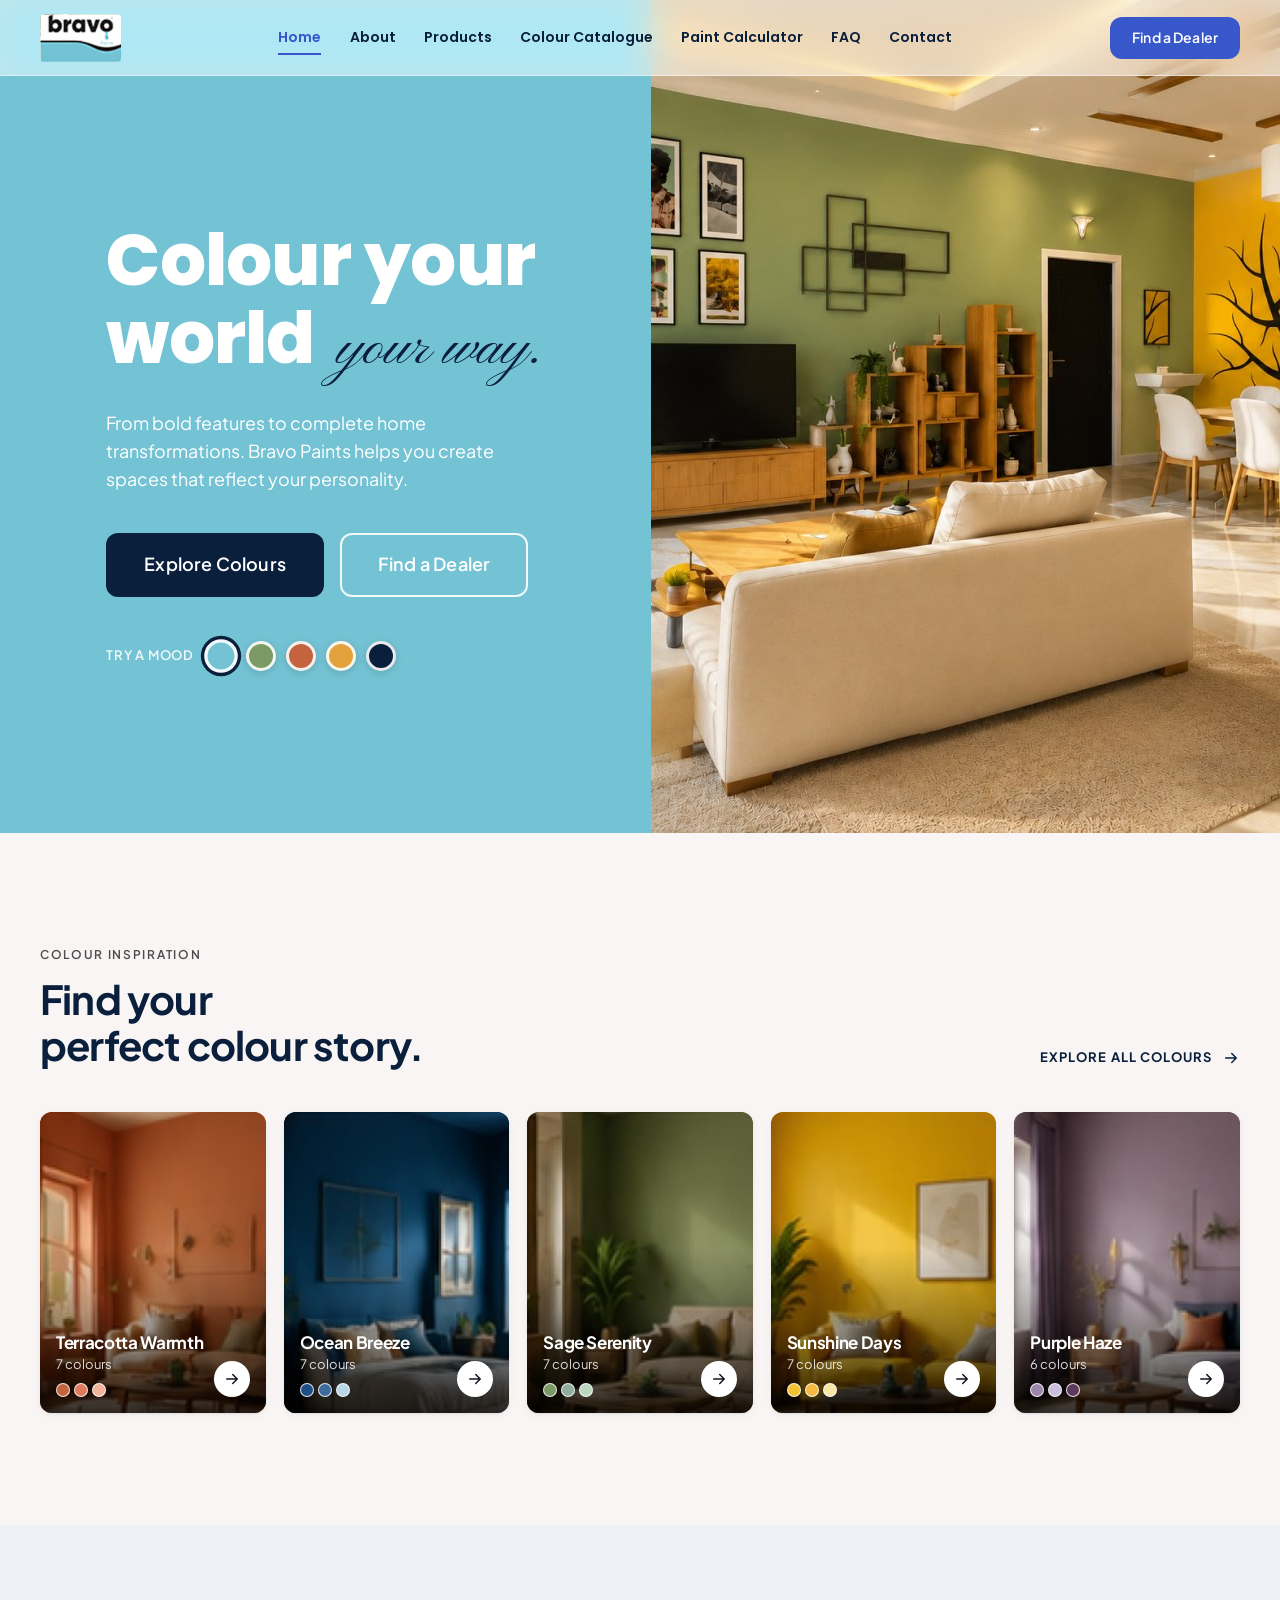
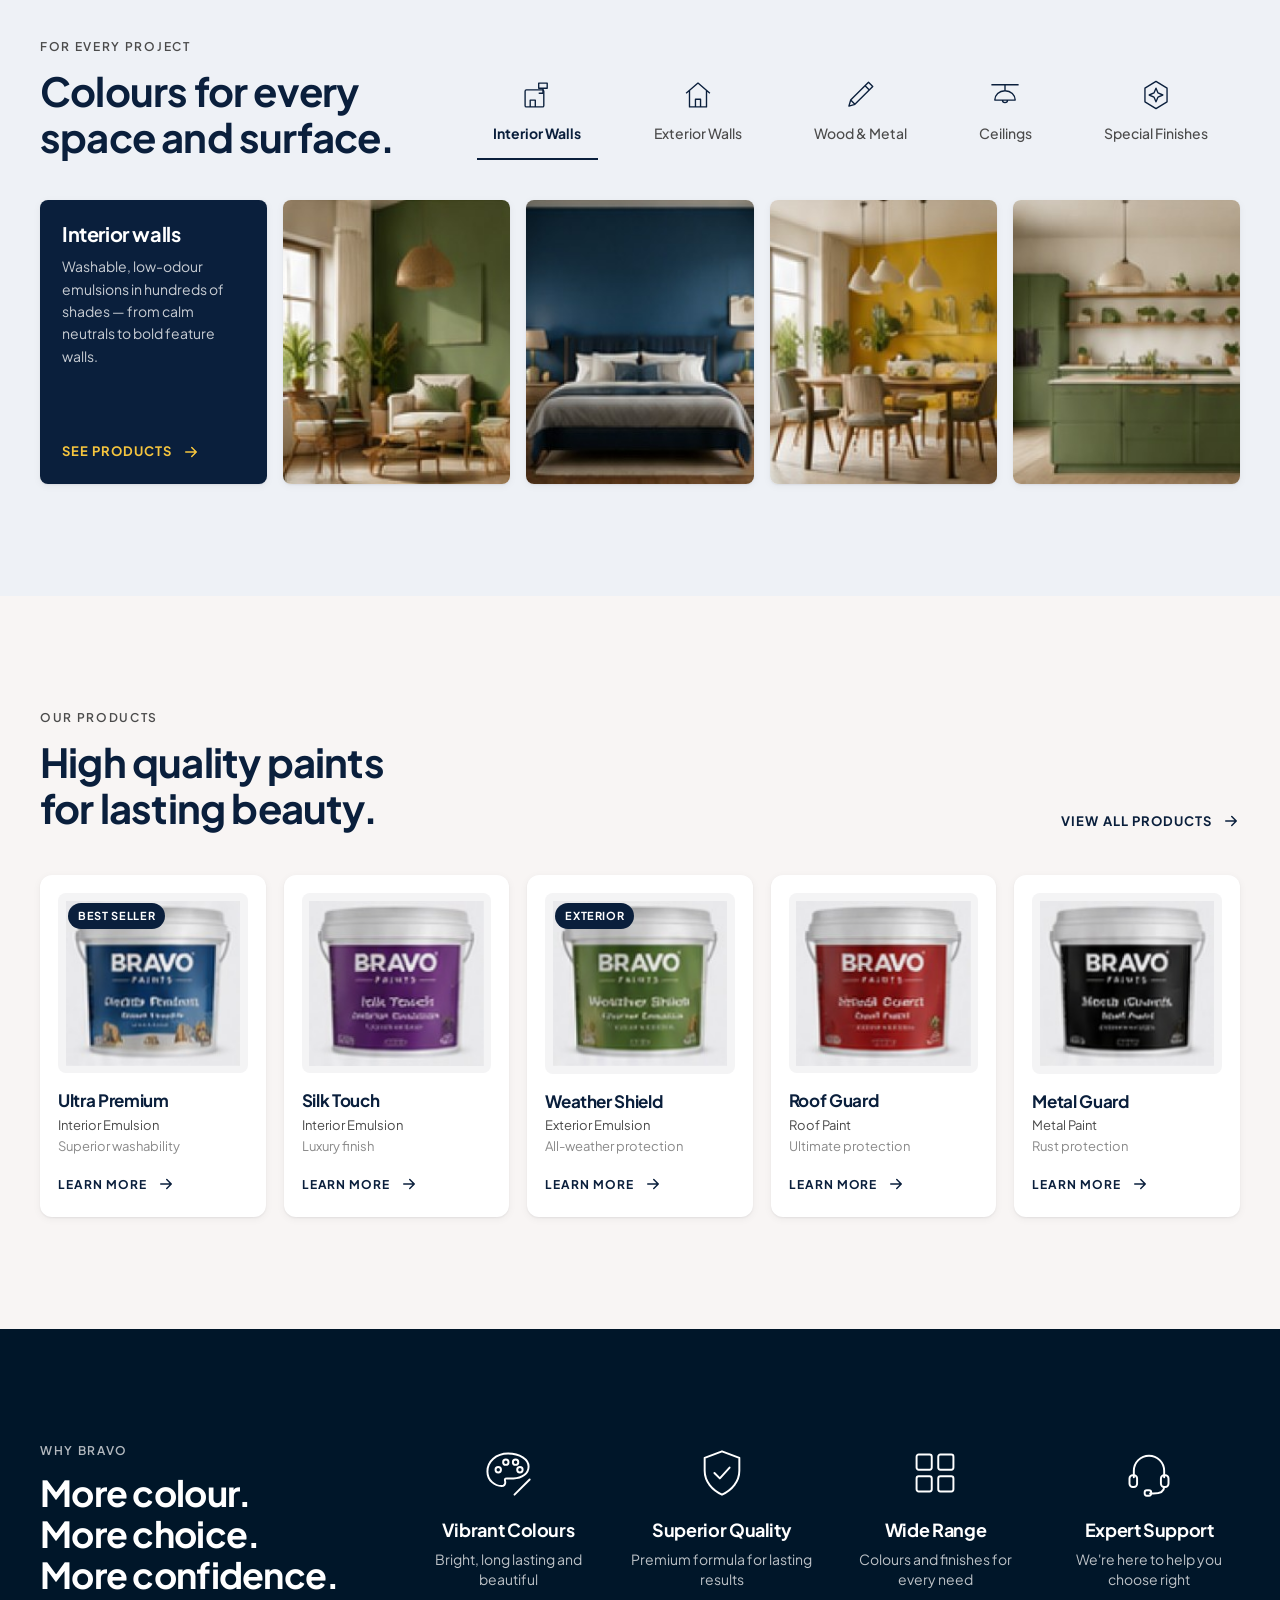
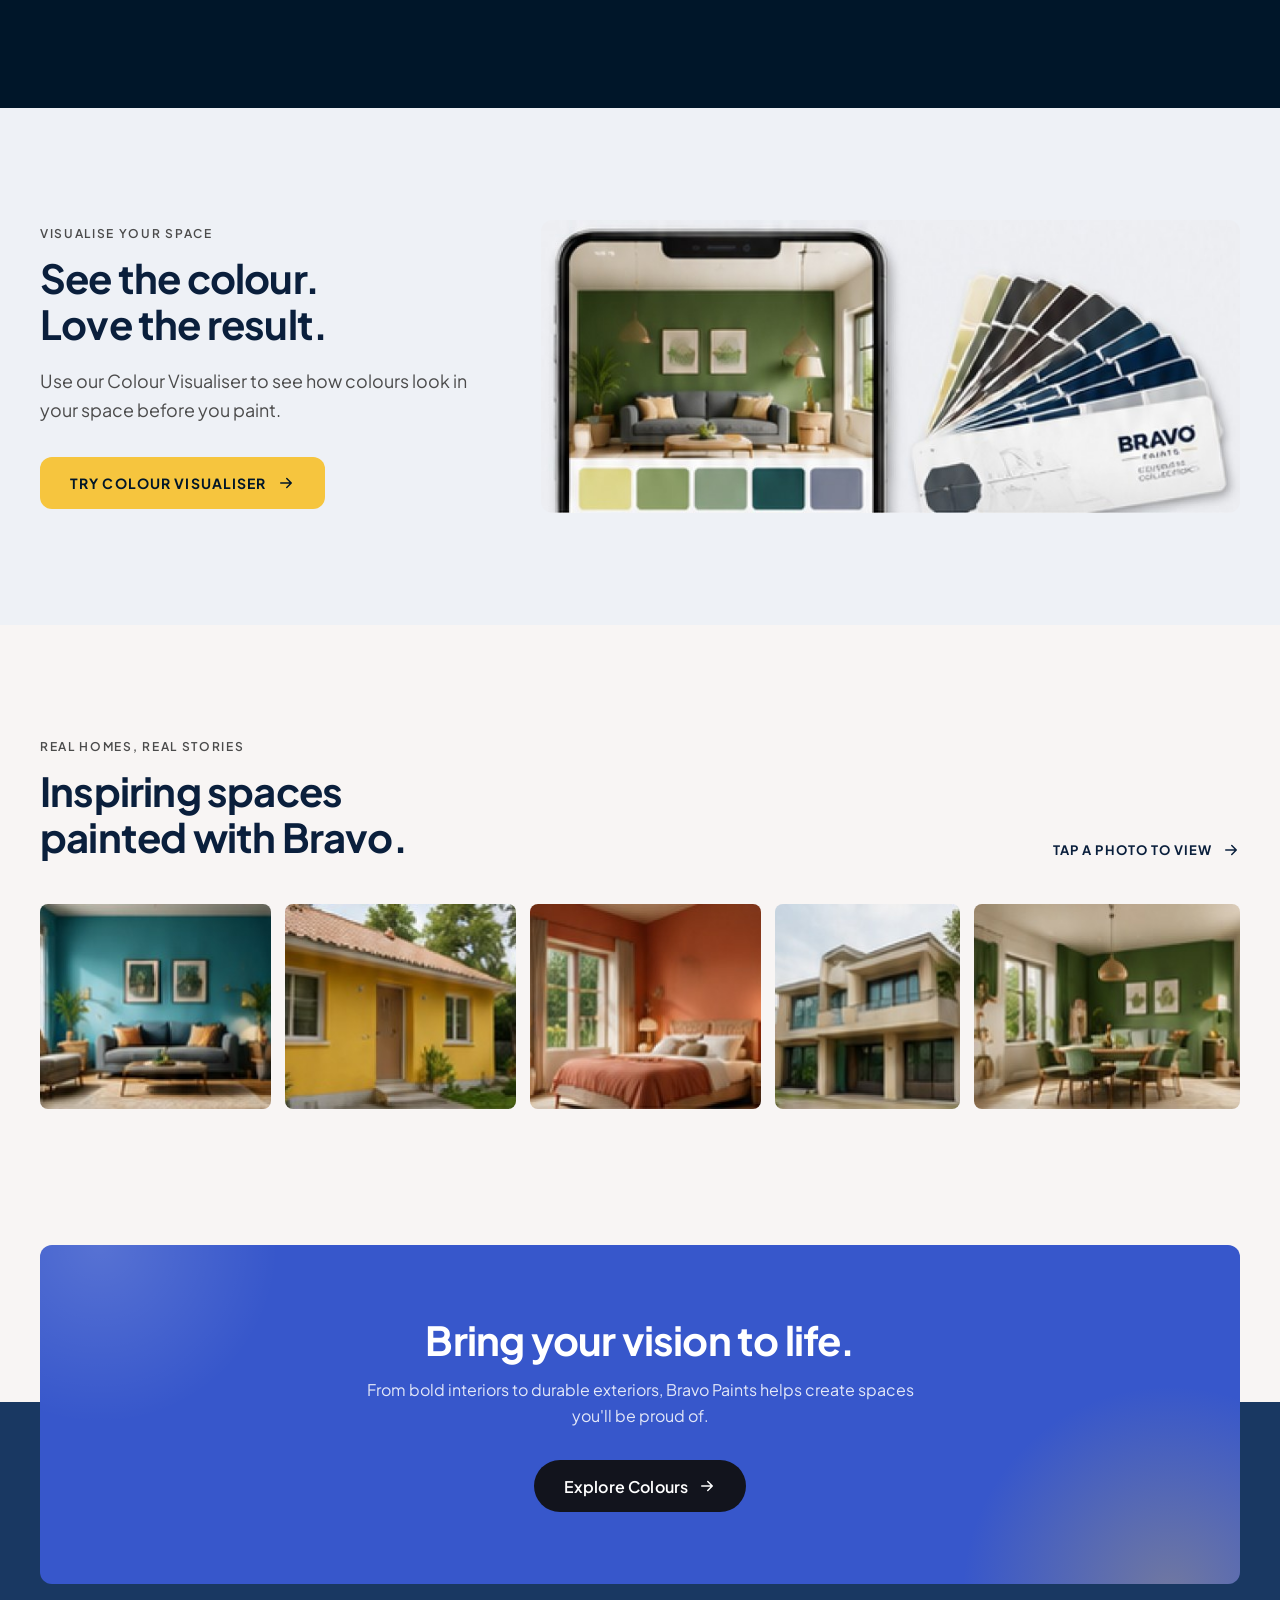
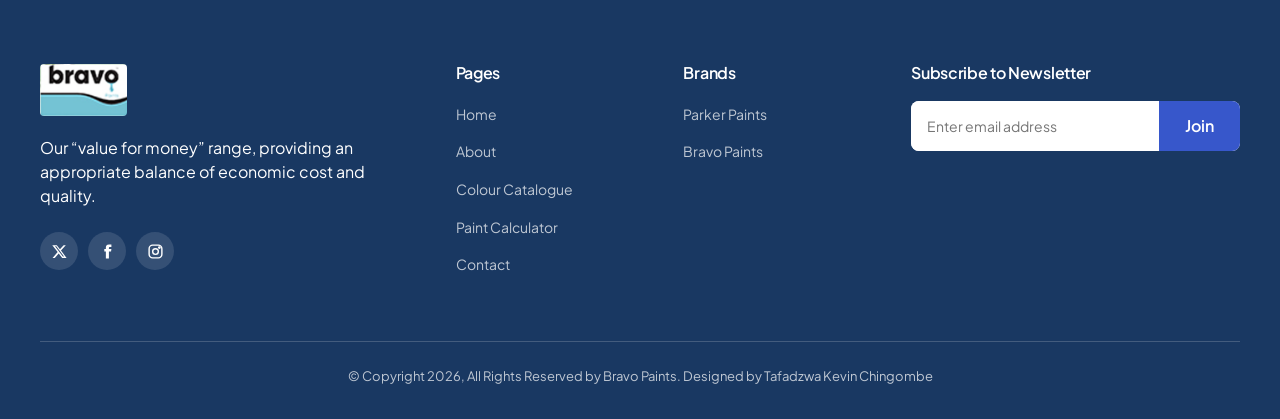
<file: index.html>
<!DOCTYPE html>
<html lang="en" class="no-js">
<head>
  <meta charset="utf-8">
  <meta name="viewport" content="width=device-width, initial-scale=1">
  <title>Bravo Paints — Colour your world, your way</title>
  <meta name="description" content="Bravo Paints: high quality, value-for-money interior and exterior paints. Explore colours, find a dealer and calculate how much paint you need.">
  <meta name="theme-color" content="#0a1f3c">
  <meta property="og:title" content="Bravo Paints — Colour your world, your way">
  <meta property="og:description" content="Bravo Paints: high quality, value-for-money interior and exterior paints. Explore colours, find a dealer and calculate how much paint you need.">
  <meta property="og:type" content="website">
  <meta property="og:image" content="assets/img/hero-living-room.jpg">
  <link rel="icon" type="image/png" href="assets/img/logo.png">
  <link rel="preconnect" href="https://fonts.googleapis.com">
  <link rel="preconnect" href="https://fonts.gstatic.com" crossorigin>
  <link href="https://fonts.googleapis.com/css2?family=Pinyon+Script&family=Plus+Jakarta+Sans:wght@400;500;600;700;800&family=Poppins:wght@600;700;800&display=swap" rel="stylesheet">
  <link rel="stylesheet" href="assets/css/styles.css">
</head>
<body>
<a class="skip-link" href="#main">Skip to content</a>
<header class="site-header">
  <div class="container">
    <a class="brand" href="index.html" aria-label="Bravo Paints home"><img src="assets/img/logo.png" alt="Bravo Paints" width="80" height="48"></a>
    <nav class="nav" id="site-nav" aria-label="Main">
      <a href="index.html" aria-current="page">Home</a>
      <a href="about.html">About</a>
      <a href="products.html">Products</a>
      <a href="colours.html">Colour Catalogue</a>
      <a href="calculator.html">Paint Calculator</a>
      <a href="faq.html">FAQ</a>
      <a href="contact.html">Contact</a>
      <a class="btn btn--royal" href="contact.html#dealer">Find a Dealer</a>
    </nav>
    <a class="btn btn--royal btn--sm header-cta" href="contact.html#dealer">Find a Dealer</a>
    <button class="nav-toggle" type="button" aria-label="Menu" aria-expanded="false" aria-controls="site-nav"><span></span></button>
  </div>
</header>
<main id="main">
<section class="hero" aria-labelledby="hero-title">
  <div class="hero__panel" id="hero-panel">
    <div class="hero__inner">
      <h1 class="hero__title reveal" id="hero-title">Colour your world <span class="script">your way.</span></h1>
      <p class="hero__text reveal" style="--d:.1s">From bold features to complete home transformations. Bravo Paints helps you create spaces that reflect your personality.</p>
      <div class="hero__actions reveal" style="--d:.2s">
        <a class="btn btn--lg" href="colours.html">Explore Colours</a>
        <a class="btn btn--lg btn--outline-light" href="contact.html#dealer">Find a Dealer</a>
      </div>
      <div class="swatch-picker reveal" style="--d:.3s">
        <span class="swatch-picker__label">Try a mood</span>
        <div class="swatch-picker__list" role="group" aria-label="Change the hero colour">
          <button class="swatch-dot" type="button" style="--c:#74c3d4" data-bg="#74c3d4" data-script="#0a1f3c" aria-pressed="true" aria-label="Sky Splash"></button>
          <button class="swatch-dot" type="button" style="--c:#7b9a66" data-bg="#7b9a66" data-script="#f6c53e" aria-pressed="false" aria-label="Sage Serenity"></button>
          <button class="swatch-dot" type="button" style="--c:#c4643f" data-bg="#c4643f" data-script="#0a1f3c" aria-pressed="false" aria-label="Terracotta Warmth"></button>
          <button class="swatch-dot" type="button" style="--c:#e3a23b" data-bg="#e3a23b" data-script="#0a1f3c" aria-pressed="false" aria-label="Honey Glow"></button>
          <button class="swatch-dot" type="button" style="--c:#0a1f3c" data-bg="#0a1f3c" data-script="#f6c53e" aria-pressed="false" aria-label="Bravo Navy"></button>
        </div>
      </div>
    </div>
  </div>
  <div class="hero__media">
    <img src="assets/img/hero-living-room.jpg" alt="Bright living room with sage green and sunshine yellow painted walls" width="708" height="833" fetchpriority="high">
  </div>
</section>

<section class="section" aria-labelledby="story-title">
  <div class="container">
    <div class="section-head">
      <div class="reveal">
        <span class="eyebrow">Colour inspiration</span>
        <h2 class="h2" id="story-title">Find your<br>perfect colour story.</h2>
      </div>
      <a class="link-arrow reveal" href="colours.html">Explore all colours <svg viewBox="0 0 24 24" fill="none" stroke="currentColor" stroke-width="2" stroke-linecap="round" stroke-linejoin="round" aria-hidden="true"><path d="M5 12h14M13 6l6 6-6 6"/></svg></a>
    </div>
    <div class="story-grid">
      <a class="story-card reveal" href="colours.html?family=reds" style="--c:#c4643f">
        <img src="assets/img/story-terracotta.jpg" alt="Living room in terracotta tones" loading="lazy">
        <div class="story-card__body"><div><h3 class="story-card__title">Terracotta Warmth</h3><p class="story-card__meta">7 colours</p><div class="story-card__swatches"><i style="background:#c4643f"></i><i style="background:#e07a5f"></i><i style="background:#f2b49b"></i></div></div><span class="circle-btn"><svg viewBox="0 0 24 24" fill="none" stroke="currentColor" stroke-width="2" stroke-linecap="round" stroke-linejoin="round" aria-hidden="true"><path d="M5 12h14M13 6l6 6-6 6"/></svg></span></div>
      </a>
      <a class="story-card reveal" href="colours.html?family=blues" style="--c:#1f4e85;--d:.06s">
        <img src="assets/img/story-ocean.jpg" alt="Bedroom with deep ocean blue walls" loading="lazy">
        <div class="story-card__body"><div><h3 class="story-card__title">Ocean Breeze</h3><p class="story-card__meta">7 colours</p><div class="story-card__swatches"><i style="background:#1f4e85"></i><i style="background:#3e6b9e"></i><i style="background:#b9d5e8"></i></div></div><span class="circle-btn"><svg viewBox="0 0 24 24" fill="none" stroke="currentColor" stroke-width="2" stroke-linecap="round" stroke-linejoin="round" aria-hidden="true"><path d="M5 12h14M13 6l6 6-6 6"/></svg></span></div>
      </a>
      <a class="story-card reveal" href="colours.html?family=greens" style="--c:#7b9a66;--d:.12s">
        <img src="assets/img/story-sage.jpg" alt="Living room with sage green walls" loading="lazy">
        <div class="story-card__body"><div><h3 class="story-card__title">Sage Serenity</h3><p class="story-card__meta">7 colours</p><div class="story-card__swatches"><i style="background:#7b9a66"></i><i style="background:#8fae9b"></i><i style="background:#bcd8c1"></i></div></div><span class="circle-btn"><svg viewBox="0 0 24 24" fill="none" stroke="currentColor" stroke-width="2" stroke-linecap="round" stroke-linejoin="round" aria-hidden="true"><path d="M5 12h14M13 6l6 6-6 6"/></svg></span></div>
      </a>
      <a class="story-card reveal" href="colours.html?family=yellows" style="--c:#f2c230;--d:.18s">
        <img src="assets/img/story-sunshine.jpg" alt="Lounge with sunshine yellow walls" loading="lazy">
        <div class="story-card__body"><div><h3 class="story-card__title">Sunshine Days</h3><p class="story-card__meta">7 colours</p><div class="story-card__swatches"><i style="background:#f2c230"></i><i style="background:#f5b942"></i><i style="background:#f7e7a6"></i></div></div><span class="circle-btn"><svg viewBox="0 0 24 24" fill="none" stroke="currentColor" stroke-width="2" stroke-linecap="round" stroke-linejoin="round" aria-hidden="true"><path d="M5 12h14M13 6l6 6-6 6"/></svg></span></div>
      </a>
      <a class="story-card reveal" href="colours.html?family=purples" style="--c:#9d86ad;--d:.24s">
        <img src="assets/img/story-purple.jpg" alt="Sitting room with soft purple walls" loading="lazy">
        <div class="story-card__body"><div><h3 class="story-card__title">Purple Haze</h3><p class="story-card__meta">6 colours</p><div class="story-card__swatches"><i style="background:#9d86ad"></i><i style="background:#cbbfdc"></i><i style="background:#5e3a5e"></i></div></div><span class="circle-btn"><svg viewBox="0 0 24 24" fill="none" stroke="currentColor" stroke-width="2" stroke-linecap="round" stroke-linejoin="round" aria-hidden="true"><path d="M5 12h14M13 6l6 6-6 6"/></svg></span></div>
      </a>
    </div>
  </div>
</section>

<section class="section section--mist" aria-labelledby="surface-title">
  <div class="container">
    <div class="surface-head">
      <div class="reveal">
        <span class="eyebrow">For every project</span>
        <h2 class="h2" id="surface-title">Colours for every<br>space and surface.</h2>
      </div>
      <div class="tablist reveal" role="tablist" aria-label="Surfaces">
        <button class="tab" role="tab" id="tab-interior" aria-controls="panel-interior" aria-selected="true">
          <svg viewBox="0 0 40 40" fill="none" stroke-width="1.6" stroke-linejoin="round" aria-hidden="true"><rect x="6" y="14" width="22" height="20" rx="1.5"/><path d="M12 34v-8h6v8M22 6h10v6H22zM27 12v6h-5"/></svg>
          Interior Walls
        </button>
        <button class="tab" role="tab" id="tab-exterior" aria-controls="panel-exterior" aria-selected="false" tabindex="-1">
          <svg viewBox="0 0 40 40" fill="none" stroke-width="1.6" stroke-linejoin="round" aria-hidden="true"><path d="M6 18L20 6l14 12M10 15v19h20V15"/><path d="M17 34v-9h6v9"/></svg>
          Exterior Walls
        </button>
        <button class="tab" role="tab" id="tab-wood" aria-controls="panel-wood" aria-selected="false" tabindex="-1">
          <svg viewBox="0 0 40 40" fill="none" stroke-width="1.6" stroke-linejoin="round" aria-hidden="true"><path d="M30 5l5 5-21 21-7 2 2-7L30 5zM26 9l5 5M9 26l5 5"/></svg>
          Wood &amp; Metal
        </button>
        <button class="tab" role="tab" id="tab-ceiling" aria-controls="panel-ceiling" aria-selected="false" tabindex="-1">
          <svg viewBox="0 0 40 40" fill="none" stroke-width="1.6" stroke-linejoin="round" aria-hidden="true"><path d="M4 8h32M20 8v7M8 26c0-6 5-11 12-11s12 5 12 11H8zM17 26a3 3 0 0 0 6 0"/></svg>
          Ceilings
        </button>
        <button class="tab" role="tab" id="tab-special" aria-controls="panel-special" aria-selected="false" tabindex="-1">
          <svg viewBox="0 0 40 40" fill="none" stroke-width="1.6" stroke-linejoin="round" aria-hidden="true"><path d="M20 4l13 8v16l-13 8-13-8V12l13-8z"/><path d="M20 12l2.4 5.6L28 20l-5.6 2.4L20 28l-2.4-5.6L12 20l5.6-2.4L20 12z"/></svg>
          Special Finishes
        </button>
      </div>
    </div>

    <div class="surface-panel" role="tabpanel" id="panel-interior" aria-labelledby="tab-interior">
      <div class="surface-tile surface-tile--info"><div><h3>Interior walls</h3><p>Washable, low-odour emulsions in hundreds of shades — from calm neutrals to bold feature walls.</p></div><a class="link-arrow" href="products.html?surface=interior">See products <svg viewBox="0 0 24 24" fill="none" stroke="currentColor" stroke-width="2" stroke-linecap="round" stroke-linejoin="round" aria-hidden="true"><path d="M5 12h14M13 6l6 6-6 6"/></svg></a></div>
      <div class="surface-tile"><img src="assets/img/space-interior.jpg" alt="Sage green sitting room" loading="lazy"></div>
      <div class="surface-tile"><img src="assets/img/space-bedroom.jpg" alt="Navy blue bedroom" loading="lazy"></div>
      <div class="surface-tile"><img src="assets/img/space-dining.jpg" alt="Yellow dining room" loading="lazy"></div>
      <div class="surface-tile"><img src="assets/img/space-kitchen.jpg" alt="Green kitchen" loading="lazy"></div>
    </div>
    <div class="surface-panel" role="tabpanel" id="panel-exterior" aria-labelledby="tab-exterior" hidden>
      <div class="surface-tile surface-tile--info"><div><h3>Exterior walls</h3><p>Weather-tough coatings that resist sun, rain and mould to keep your home looking new for longer.</p></div><a class="link-arrow" href="products.html?surface=exterior">See products <svg viewBox="0 0 24 24" fill="none" stroke="currentColor" stroke-width="2" stroke-linecap="round" stroke-linejoin="round" aria-hidden="true"><path d="M5 12h14M13 6l6 6-6 6"/></svg></a></div>
      <div class="surface-tile"><img src="assets/img/gallery-2.jpg" alt="House painted sunny yellow" loading="lazy"></div>
      <div class="surface-tile"><img src="assets/img/gallery-4.jpg" alt="Modern two-storey home exterior" loading="lazy"></div>
      <button class="surface-tile surface-tile--product" type="button" data-product="weather-shield"><img src="assets/img/tin-weather-shield.jpg" alt="" loading="lazy"><strong>Weather Shield</strong><span>Exterior Emulsion</span></button>
      <button class="surface-tile surface-tile--product" type="button" data-product="roof-guard"><img src="assets/img/tin-roof-guard.jpg" alt="" loading="lazy"><strong>Roof Guard</strong><span>Roof Paint</span></button>
    </div>
    <div class="surface-panel" role="tabpanel" id="panel-wood" aria-labelledby="tab-wood" hidden>
      <div class="surface-tile surface-tile--info"><div><h3>Wood &amp; metal</h3><p>Hard-wearing gloss enamels that protect gates, doors, trims and railings against rust and wear.</p></div><a class="link-arrow" href="products.html?surface=metal">See products <svg viewBox="0 0 24 24" fill="none" stroke="currentColor" stroke-width="2" stroke-linecap="round" stroke-linejoin="round" aria-hidden="true"><path d="M5 12h14M13 6l6 6-6 6"/></svg></a></div>
      <button class="surface-tile surface-tile--product" type="button" data-product="metal-guard"><img src="assets/img/tin-metal-guard.jpg" alt="" loading="lazy"><strong>Metal Guard</strong><span>Metal Paint</span></button>
      <div class="surface-tile"><img src="assets/img/about-story.jpg" alt="Bravo paint tins and brush on a wooden table" loading="lazy"></div>
      <div class="surface-tile"><img src="assets/img/faq-hero.jpg" alt="Paint roller, brush and open tin" loading="lazy"></div>
      <div class="surface-tile"><img src="assets/img/about-promise.jpg" alt="Roller applying navy paint over yellow wall" loading="lazy"></div>
    </div>
    <div class="surface-panel" role="tabpanel" id="panel-ceiling" aria-labelledby="tab-ceiling" hidden>
      <div class="surface-tile surface-tile--info"><div><h3>Ceilings</h3><p>Bright, flat finishes that bounce light around the room and hide minor surface imperfections.</p></div><a class="link-arrow" href="products.html?surface=ceiling">See products <svg viewBox="0 0 24 24" fill="none" stroke="currentColor" stroke-width="2" stroke-linecap="round" stroke-linejoin="round" aria-hidden="true"><path d="M5 12h14M13 6l6 6-6 6"/></svg></a></div>
      <div class="surface-tile"><img src="assets/img/space-dining.jpg" alt="Dining room with pendant lights" loading="lazy"></div>
      <button class="surface-tile surface-tile--product" type="button" data-product="ultra-premium"><img src="assets/img/tin-ultra-premium.jpg" alt="" loading="lazy"><strong>Ultra Premium</strong><span>Interior Emulsion</span></button>
      <div class="surface-tile"><img src="assets/img/space-hallway.jpg" alt="Terracotta hallway with white ceiling" loading="lazy"></div>
      <div class="surface-tile"><img src="assets/img/gallery-5.jpg" alt="Green dining room with bright ceiling" loading="lazy"></div>
    </div>
    <div class="surface-panel" role="tabpanel" id="panel-special" aria-labelledby="tab-special" hidden>
      <div class="surface-tile surface-tile--info"><div><h3>Special finishes</h3><p>Silk sheens and statement colours for feature walls that make a room unforgettable.</p></div><a class="link-arrow" href="products.html?surface=interior">See products <svg viewBox="0 0 24 24" fill="none" stroke="currentColor" stroke-width="2" stroke-linecap="round" stroke-linejoin="round" aria-hidden="true"><path d="M5 12h14M13 6l6 6-6 6"/></svg></a></div>
      <button class="surface-tile surface-tile--product" type="button" data-product="silk-touch"><img src="assets/img/tin-silk-touch.jpg" alt="" loading="lazy"><strong>Silk Touch</strong><span>Interior Emulsion</span></button>
      <div class="surface-tile"><img src="assets/img/connect-1.jpg" alt="Yellow feature wall in a living room" loading="lazy"></div>
      <div class="surface-tile"><img src="assets/img/gallery-1.jpg" alt="Teal living room" loading="lazy"></div>
      <div class="surface-tile"><img src="assets/img/story-purple.jpg" alt="Purple sitting room" loading="lazy"></div>
    </div>
  </div>
</section>

<section class="section" aria-labelledby="products-title">
  <div class="container">
    <div class="section-head">
      <div class="reveal">
        <span class="eyebrow">Our products</span>
        <h2 class="h2" id="products-title">High quality paints<br>for lasting beauty.</h2>
      </div>
      <a class="link-arrow reveal" href="products.html">View all products <svg viewBox="0 0 24 24" fill="none" stroke="currentColor" stroke-width="2" stroke-linecap="round" stroke-linejoin="round" aria-hidden="true"><path d="M5 12h14M13 6l6 6-6 6"/></svg></a>
    </div>
    <div class="product-grid product-grid--scroll" id="home-products"></div>
  </div>
</section>

<section class="section section--navy" aria-labelledby="why-title">
  <div class="container">
    <div class="features">
      <div class="reveal">
        <span class="eyebrow">Why Bravo</span>
        <h2 class="h2" id="why-title">More colour.<br>More choice.<br>More confidence.</h2>
      </div>
      <div class="feature reveal" style="--d:.05s">
        <svg viewBox="0 0 48 48" fill="none" stroke-width="1.8" stroke-linecap="round" stroke-linejoin="round" aria-hidden="true"><path d="M24 6C13 6 5 13.5 5 22.5 5 31 12 36 18 36c3 0 3.5-2 3.5-3.5S20 29 23 29h6c8 0 14-4.5 14-11S35 6 24 6z"/><circle cx="15" cy="21" r="2.5"/><circle cx="22" cy="14" r="2.5"/><circle cx="31" cy="14" r="2.5"/><circle cx="35" cy="21" r="2.5"/><path d="M44 30L30 44"/></svg>
        <h3>Vibrant Colours</h3><p>Bright, long lasting and beautiful</p>
      </div>
      <div class="feature reveal" style="--d:.1s">
        <svg viewBox="0 0 48 48" fill="none" stroke-width="1.8" stroke-linecap="round" stroke-linejoin="round" aria-hidden="true"><path d="M24 4l16 6v12c0 10-7 18-16 22C15 40 8 32 8 22V10l16-6z"/><path d="M17 24l5 5 9-10"/></svg>
        <h3>Superior Quality</h3><p>Premium formula for lasting results</p>
      </div>
      <div class="feature reveal" style="--d:.15s">
        <svg viewBox="0 0 48 48" fill="none" stroke-width="1.8" stroke-linejoin="round" aria-hidden="true"><rect x="7" y="7" width="14" height="14" rx="2"/><rect x="27" y="7" width="14" height="14" rx="2"/><rect x="7" y="27" width="14" height="14" rx="2"/><rect x="27" y="27" width="14" height="14" rx="2"/></svg>
        <h3>Wide Range</h3><p>Colours and finishes for every need</p>
      </div>
      <div class="feature reveal" style="--d:.2s">
        <svg viewBox="0 0 48 48" fill="none" stroke-width="1.8" stroke-linecap="round" stroke-linejoin="round" aria-hidden="true"><path d="M10 28v-6a14 14 0 0 1 28 0v6"/><rect x="6" y="26" width="7" height="11" rx="3"/><rect x="35" y="26" width="7" height="11" rx="3"/><path d="M38 37c0 4-4 6-10 6h-3"/><rect x="20" y="40" width="6" height="5" rx="2"/></svg>
        <h3>Expert Support</h3><p>We're here to help you choose right</p>
      </div>
    </div>
  </div>
</section>

<section class="section section--mist" aria-labelledby="vis-title">
  <div class="container split">
    <div class="split__text reveal">
      <span class="eyebrow">Visualise your space</span>
      <h2 class="h2" id="vis-title">See the colour.<br>Love the result.</h2>
      <p class="lead">Use our Colour Visualiser to see how colours look in your space before you paint.</p>
      <a class="btn btn--yellow" href="colours.html#visualiser">Try colour visualiser <svg viewBox="0 0 24 24" fill="none" stroke="currentColor" stroke-width="2" stroke-linecap="round" stroke-linejoin="round" aria-hidden="true"><path d="M5 12h14M13 6l6 6-6 6"/></svg></a>
    </div>
    <div class="split__media reveal" style="--d:.1s">
      <img src="assets/img/visualiser.jpg" alt="Phone showing a room preview next to a Bravo Paints colour fan deck" loading="lazy">
    </div>
  </div>
</section>

<section class="section" aria-labelledby="gallery-title">
  <div class="container">
    <div class="section-head">
      <div class="reveal">
        <span class="eyebrow">Real homes, real stories</span>
        <h2 class="h2" id="gallery-title">Inspiring spaces<br>painted with Bravo.</h2>
      </div>
      <span class="link-arrow reveal">Tap a photo to view <svg viewBox="0 0 24 24" fill="none" stroke="currentColor" stroke-width="2" stroke-linecap="round" stroke-linejoin="round" aria-hidden="true"><path d="M5 12h14M13 6l6 6-6 6"/></svg></span>
    </div>
    <div class="gallery-strip">
      <button class="gallery-item reveal" type="button" data-lightbox data-caption="Teal living room"><img src="assets/img/gallery-1.jpg" alt="Teal living room with grey sofa" loading="lazy"></button>
      <button class="gallery-item reveal" type="button" data-lightbox data-caption="Sunshine yellow exterior" style="--d:.06s"><img src="assets/img/gallery-2.jpg" alt="House exterior painted sunshine yellow" loading="lazy"></button>
      <button class="gallery-item reveal" type="button" data-lightbox data-caption="Terracotta bedroom" style="--d:.12s"><img src="assets/img/gallery-3.jpg" alt="Bedroom with terracotta walls" loading="lazy"></button>
      <button class="gallery-item reveal" type="button" data-lightbox data-caption="Modern home exterior" style="--d:.18s"><img src="assets/img/gallery-4.jpg" alt="Modern two-storey house exterior" loading="lazy"></button>
      <button class="gallery-item reveal" type="button" data-lightbox data-caption="Sage green dining room" style="--d:.24s"><img src="assets/img/gallery-5.jpg" alt="Dining room with sage green walls" loading="lazy"></button>
    </div>
  </div>
</section>
</main>
<section class="cta-wrap" aria-label="Get started">
  <div class="container">
    <div class="cta reveal">
      <h2>Bring your vision to life.</h2>
      <p>From bold interiors to durable exteriors, Bravo Paints helps create spaces you'll be proud of.</p>
      <a class="btn btn--ink" href="colours.html">Explore Colours <svg viewBox="0 0 24 24" fill="none" stroke="currentColor" stroke-width="2" stroke-linecap="round" stroke-linejoin="round" aria-hidden="true"><path d="M5 12h14M13 6l6 6-6 6"/></svg></a>
    </div>
  </div>
</section>
<footer class="site-footer">
  <div class="container">
    <div class="footer-grid">
      <div class="footer-brand">
        <img src="assets/img/logo.png" alt="Bravo Paints" width="87" height="52" loading="lazy">
        <p>Our &ldquo;value for money&rdquo; range, providing an appropriate balance of economic cost and quality.</p>
        <div class="socials"><a href="https://x.com/" target="_blank" rel="noopener" aria-label="Bravo Paints on X (Twitter)"><svg viewBox="0 0 24 24" fill="currentColor" aria-hidden="true"><path d="M17.8 3h3.1l-6.8 7.7L22 21h-6.2l-4.9-6.3L5.3 21H2.2l7.2-8.3L1.8 3h6.4l4.4 5.8L17.8 3zm-1.1 16.2h1.7L7.4 4.7H5.6l11.1 14.5z"/></svg></a><a href="https://facebook.com/" target="_blank" rel="noopener" aria-label="Bravo Paints on Facebook"><svg viewBox="0 0 24 24" fill="currentColor" aria-hidden="true"><path d="M14 8.5V6.8c0-.8.5-1 1-1h2.5V2h-3.4C10.4 2 9.7 4.6 9.7 6.3v2.2H7.5V12h2.2v10H14V12h3l.5-3.5H14z"/></svg></a><a href="https://instagram.com/" target="_blank" rel="noopener" aria-label="Bravo Paints on Instagram"><svg viewBox="0 0 24 24" fill="none" stroke="currentColor" stroke-width="2" aria-hidden="true"><rect x="3" y="3" width="18" height="18" rx="5"/><circle cx="12" cy="12" r="4"/><circle cx="17.5" cy="6.5" r="1" fill="currentColor"/></svg></a></div>
      </div>
      <div class="footer-col">
        <h3>Pages</h3>
        <ul><li><a href="index.html">Home</a></li><li><a href="about.html">About</a></li><li><a href="colours.html">Colour Catalogue</a></li><li><a href="calculator.html">Paint Calculator</a></li><li><a href="contact.html">Contact</a></li></ul>
      </div>
      <div class="footer-col">
        <h3>Brands</h3>
        <ul><li><span>Parker Paints</span></li><li><a href="index.html">Bravo Paints</a></li></ul>
      </div>
      <div class="footer-col footer-news">
        <h3>Subscribe to Newsletter</h3>
        <form class="newsletter" novalidate>
          <label class="visually-hidden" for="nl-email">Email address</label>
          <input id="nl-email" type="email" name="email" placeholder="Enter email address" autocomplete="email" required>
          <button type="submit">Join</button>
        </form>
        <p class="newsletter-note" aria-live="polite"></p>
      </div>
    </div>
    <p class="footer-bottom">&copy; Copyright <span data-year>2026</span>, All Rights Reserved by Bravo Paints. Designed by Tafadzwa Kevin Chingombe</p>
  </div>
</footer>
<script src="assets/js/data.js"></script>
<script src="assets/js/main.js"></script>
<script src="assets/js/home.js"></script>
</body>
</html>
</file>
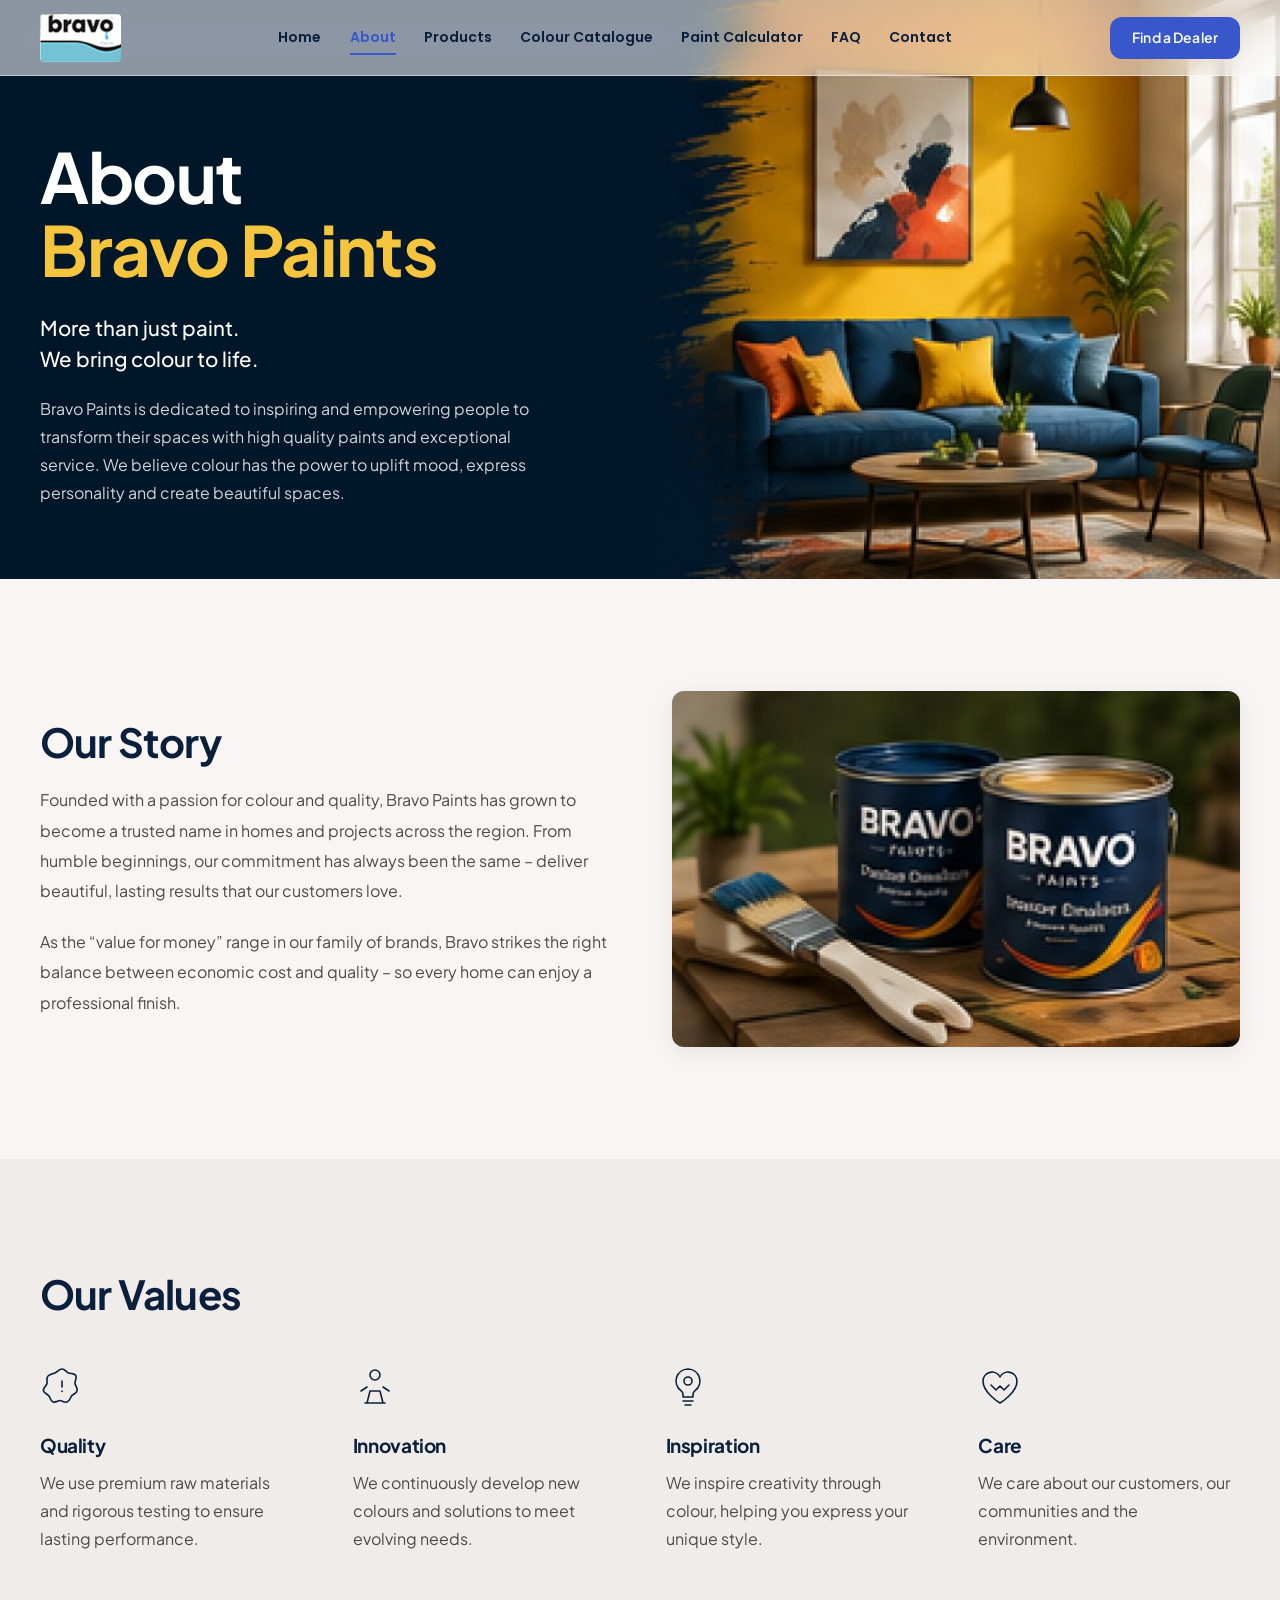
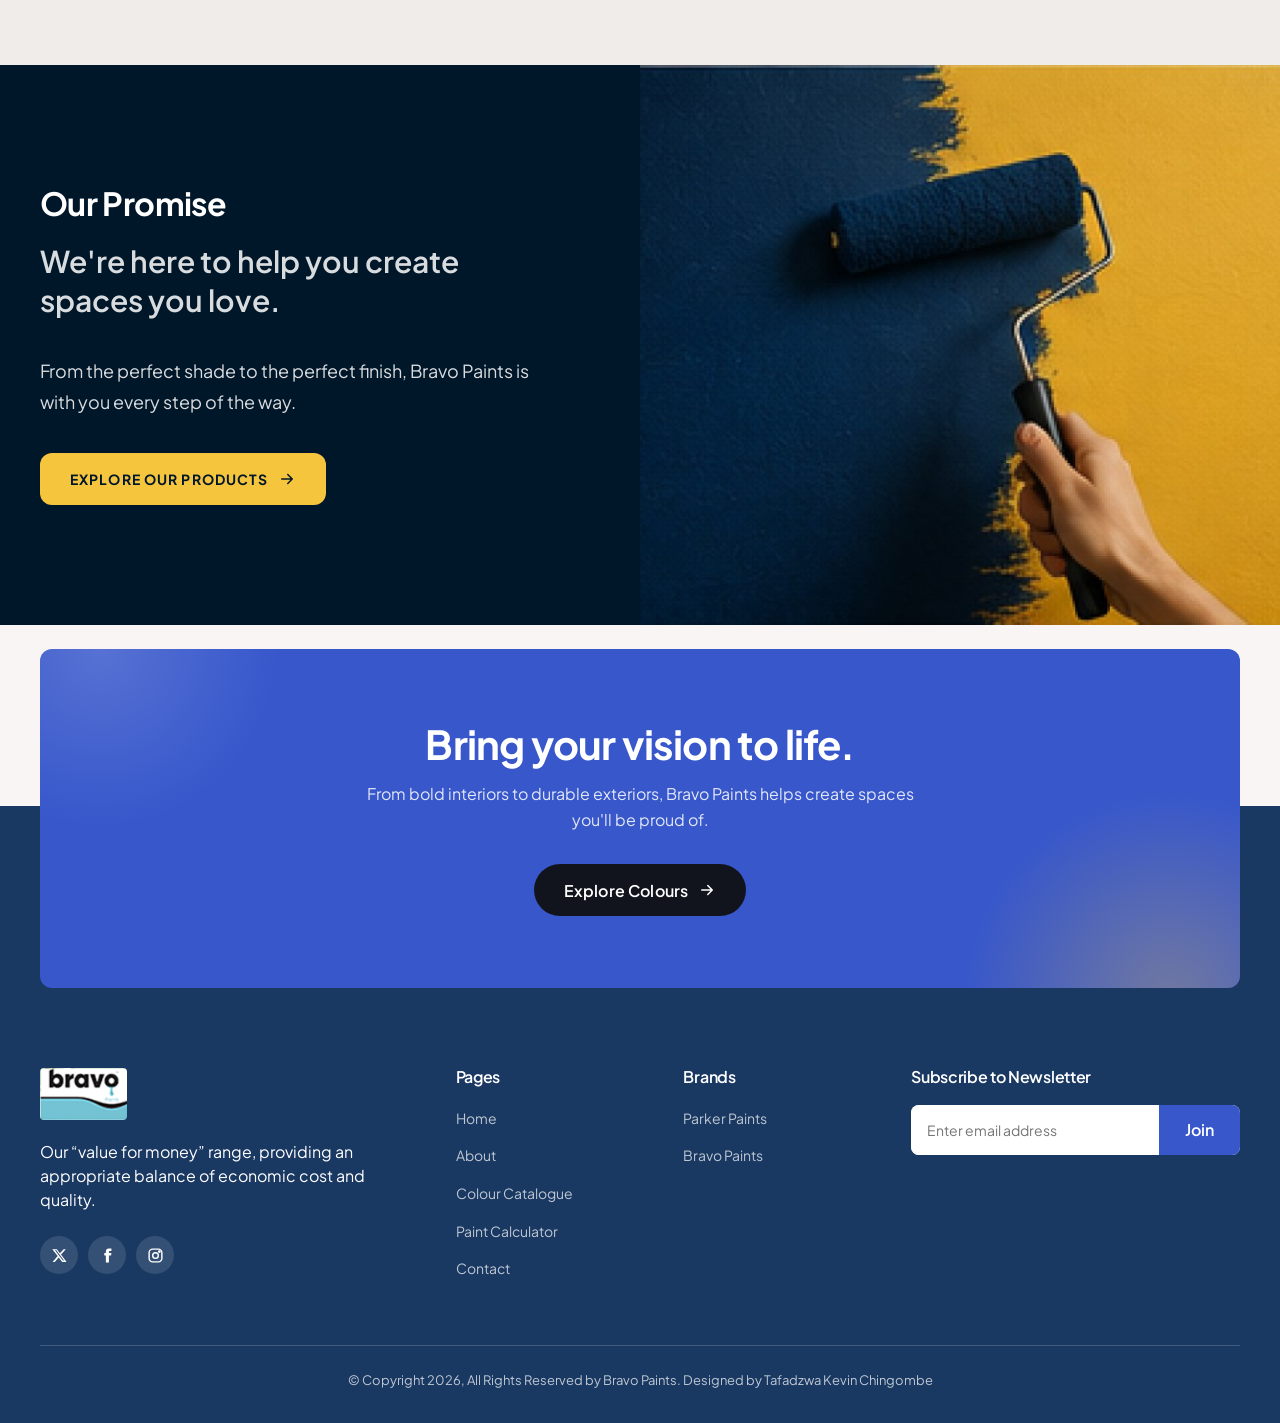
<file: about.html>
<!DOCTYPE html>
<html lang="en" class="no-js">
<head>
  <meta charset="utf-8">
  <meta name="viewport" content="width=device-width, initial-scale=1">
  <title>About Bravo Paints — More than just paint</title>
  <meta name="description" content="Bravo Paints is dedicated to inspiring and empowering people to transform their spaces with high quality paints and exceptional service.">
  <meta name="theme-color" content="#0a1f3c">
  <meta property="og:title" content="About Bravo Paints — More than just paint">
  <meta property="og:description" content="Bravo Paints is dedicated to inspiring and empowering people to transform their spaces with high quality paints and exceptional service.">
  <meta property="og:type" content="website">
  <meta property="og:image" content="assets/img/about-hero.jpg">
  <link rel="icon" type="image/png" href="assets/img/logo.png">
  <link rel="preconnect" href="https://fonts.googleapis.com">
  <link rel="preconnect" href="https://fonts.gstatic.com" crossorigin>
  <link href="https://fonts.googleapis.com/css2?family=Pinyon+Script&family=Plus+Jakarta+Sans:wght@400;500;600;700;800&family=Poppins:wght@600;700;800&display=swap" rel="stylesheet">
  <link rel="stylesheet" href="assets/css/styles.css">
</head>
<body>
<a class="skip-link" href="#main">Skip to content</a>
<header class="site-header">
  <div class="container">
    <a class="brand" href="index.html" aria-label="Bravo Paints home"><img src="assets/img/logo.png" alt="Bravo Paints" width="80" height="48"></a>
    <nav class="nav" id="site-nav" aria-label="Main">
      <a href="index.html">Home</a>
      <a href="about.html" aria-current="page">About</a>
      <a href="products.html">Products</a>
      <a href="colours.html">Colour Catalogue</a>
      <a href="calculator.html">Paint Calculator</a>
      <a href="faq.html">FAQ</a>
      <a href="contact.html">Contact</a>
      <a class="btn btn--royal" href="contact.html#dealer">Find a Dealer</a>
    </nav>
    <a class="btn btn--royal btn--sm header-cta" href="contact.html#dealer">Find a Dealer</a>
    <button class="nav-toggle" type="button" aria-label="Menu" aria-expanded="false" aria-controls="site-nav"><span></span></button>
  </div>
</header>
<main id="main">
<section class="page-hero" aria-labelledby="about-title">
  <div class="page-hero__content">
    <div class="inner">
      <h1 class="page-hero__title reveal" id="about-title">About <span class="accent">Bravo Paints</span></h1>
      <p class="page-hero__sub reveal" style="--d:.1s">More than just paint.<br>We bring colour to life.</p>
      <p class="page-hero__text reveal" style="--d:.2s">Bravo Paints is dedicated to inspiring and empowering people to transform their spaces with high quality paints and exceptional service. We believe colour has the power to uplift mood, express personality and create beautiful spaces.</p>
    </div>
  </div>
  <div class="page-hero__media">
    <img src="assets/img/about-hero.jpg" alt="Living room with a sunshine yellow wall and navy sofa" fetchpriority="high">
  </div>
</section>

<section class="section" aria-labelledby="story-title">
  <div class="container split split--even">
    <div class="story-text reveal">
      <h2 class="h2" id="story-title">Our Story</h2>
      <p>Founded with a passion for colour and quality, Bravo Paints has grown to become a trusted name in homes and projects across the region. From humble beginnings, our commitment has always been the same &ndash; deliver beautiful, lasting results that our customers love.</p>
      <p>As the &ldquo;value for money&rdquo; range in our family of brands, Bravo strikes the right balance between economic cost and quality &ndash; so every home can enjoy a professional finish.</p>
    </div>
    <div class="split__media split__media--rounded reveal" style="--d:.1s">
      <img src="assets/img/about-story.jpg" alt="Two Bravo Paints tins and a paintbrush on a wooden table" loading="lazy">
    </div>
  </div>
</section>

<section class="section section--stone" aria-labelledby="values-title">
  <div class="container">
    <h2 class="h2 reveal" id="values-title" style="margin-bottom:48px">Our Values</h2>
    <div class="values">
      <div class="value reveal">
        <svg viewBox="0 0 44 44" fill="none" stroke-width="1.6" stroke-linecap="round" stroke-linejoin="round" aria-hidden="true"><path d="M22 4c3 0 4 3 6.5 4S35 8 36 11s-1.5 5-1 7.5S38 23 37 26s-4 3-5.5 5-1.5 5-4.5 6-5-1.5-7-1.5-4.5 2.5-7 1.5-2.5-4-4-6-4.5-2.5-5.5-5S6.5 21 7 18.5 6 13 8 11s4.5-2 7-3S19 4 22 4z"/><path d="M22 16v6m0 4v.5"/></svg>
        <h3>Quality</h3>
        <p>We use premium raw materials and rigorous testing to ensure lasting performance.</p>
      </div>
      <div class="value reveal" style="--d:.06s">
        <svg viewBox="0 0 44 44" fill="none" stroke-width="1.6" stroke-linecap="round" stroke-linejoin="round" aria-hidden="true"><circle cx="22" cy="10" r="5"/><path d="M14 38l3-12h10l3 12M8 26l6-4M36 26l-6-4M12 38h20"/></svg>
        <h3>Innovation</h3>
        <p>We continuously develop new colours and solutions to meet evolving needs.</p>
      </div>
      <div class="value reveal" style="--d:.12s">
        <svg viewBox="0 0 44 44" fill="none" stroke-width="1.6" stroke-linecap="round" stroke-linejoin="round" aria-hidden="true"><path d="M22 4a12 12 0 0 0-7 21.7c1.3 1 2 2.3 2 3.8V32h10v-2.5c0-1.5.7-2.8 2-3.8A12 12 0 0 0 22 4z"/><path d="M17 36h10M19 40h6"/><circle cx="22" cy="16" r="4"/></svg>
        <h3>Inspiration</h3>
        <p>We inspire creativity through colour, helping you express your unique style.</p>
      </div>
      <div class="value reveal" style="--d:.18s">
        <svg viewBox="0 0 44 44" fill="none" stroke-width="1.6" stroke-linecap="round" stroke-linejoin="round" aria-hidden="true"><path d="M22 38S5 28 5 16a9 9 0 0 1 17-4 9 9 0 0 1 17 4c0 12-17 22-17 22z"/><path d="M13 20l5 5 4-4 4 4 5-5"/></svg>
        <h3>Care</h3>
        <p>We care about our customers, our communities and the environment.</p>
      </div>
    </div>
  </div>
</section>

<section class="promise" aria-labelledby="promise-title">
  <div class="promise__content">
    <div class="inner reveal">
      <h2 id="promise-title">Our Promise</h2>
      <p class="h3">We're here to help you create spaces you love.</p>
      <p>From the perfect shade to the perfect finish, Bravo Paints is with you every step of the way.</p>
      <a class="btn btn--yellow" href="products.html">Explore our products <svg viewBox="0 0 24 24" fill="none" stroke="currentColor" stroke-width="2" stroke-linecap="round" stroke-linejoin="round" aria-hidden="true"><path d="M5 12h14M13 6l6 6-6 6"/></svg></a>
    </div>
  </div>
  <div class="promise__media">
    <img src="assets/img/about-promise.jpg" alt="Hand rolling navy paint onto a yellow wall" loading="lazy">
  </div>
</section>
</main>
<section class="cta-wrap" aria-label="Get started">
  <div class="container">
    <div class="cta reveal">
      <h2>Bring your vision to life.</h2>
      <p>From bold interiors to durable exteriors, Bravo Paints helps create spaces you'll be proud of.</p>
      <a class="btn btn--ink" href="colours.html">Explore Colours <svg viewBox="0 0 24 24" fill="none" stroke="currentColor" stroke-width="2" stroke-linecap="round" stroke-linejoin="round" aria-hidden="true"><path d="M5 12h14M13 6l6 6-6 6"/></svg></a>
    </div>
  </div>
</section>
<footer class="site-footer">
  <div class="container">
    <div class="footer-grid">
      <div class="footer-brand">
        <img src="assets/img/logo.png" alt="Bravo Paints" width="87" height="52" loading="lazy">
        <p>Our &ldquo;value for money&rdquo; range, providing an appropriate balance of economic cost and quality.</p>
        <div class="socials"><a href="https://x.com/" target="_blank" rel="noopener" aria-label="Bravo Paints on X (Twitter)"><svg viewBox="0 0 24 24" fill="currentColor" aria-hidden="true"><path d="M17.8 3h3.1l-6.8 7.7L22 21h-6.2l-4.9-6.3L5.3 21H2.2l7.2-8.3L1.8 3h6.4l4.4 5.8L17.8 3zm-1.1 16.2h1.7L7.4 4.7H5.6l11.1 14.5z"/></svg></a><a href="https://facebook.com/" target="_blank" rel="noopener" aria-label="Bravo Paints on Facebook"><svg viewBox="0 0 24 24" fill="currentColor" aria-hidden="true"><path d="M14 8.5V6.8c0-.8.5-1 1-1h2.5V2h-3.4C10.4 2 9.7 4.6 9.7 6.3v2.2H7.5V12h2.2v10H14V12h3l.5-3.5H14z"/></svg></a><a href="https://instagram.com/" target="_blank" rel="noopener" aria-label="Bravo Paints on Instagram"><svg viewBox="0 0 24 24" fill="none" stroke="currentColor" stroke-width="2" aria-hidden="true"><rect x="3" y="3" width="18" height="18" rx="5"/><circle cx="12" cy="12" r="4"/><circle cx="17.5" cy="6.5" r="1" fill="currentColor"/></svg></a></div>
      </div>
      <div class="footer-col">
        <h3>Pages</h3>
        <ul><li><a href="index.html">Home</a></li><li><a href="about.html">About</a></li><li><a href="colours.html">Colour Catalogue</a></li><li><a href="calculator.html">Paint Calculator</a></li><li><a href="contact.html">Contact</a></li></ul>
      </div>
      <div class="footer-col">
        <h3>Brands</h3>
        <ul><li><span>Parker Paints</span></li><li><a href="index.html">Bravo Paints</a></li></ul>
      </div>
      <div class="footer-col footer-news">
        <h3>Subscribe to Newsletter</h3>
        <form class="newsletter" novalidate>
          <label class="visually-hidden" for="nl-email">Email address</label>
          <input id="nl-email" type="email" name="email" placeholder="Enter email address" autocomplete="email" required>
          <button type="submit">Join</button>
        </form>
        <p class="newsletter-note" aria-live="polite"></p>
      </div>
    </div>
    <p class="footer-bottom">&copy; Copyright <span data-year>2026</span>, All Rights Reserved by Bravo Paints. Designed by Tafadzwa Kevin Chingombe</p>
  </div>
</footer>
<script src="assets/js/data.js"></script>
<script src="assets/js/main.js"></script>
</body>
</html>
</file>
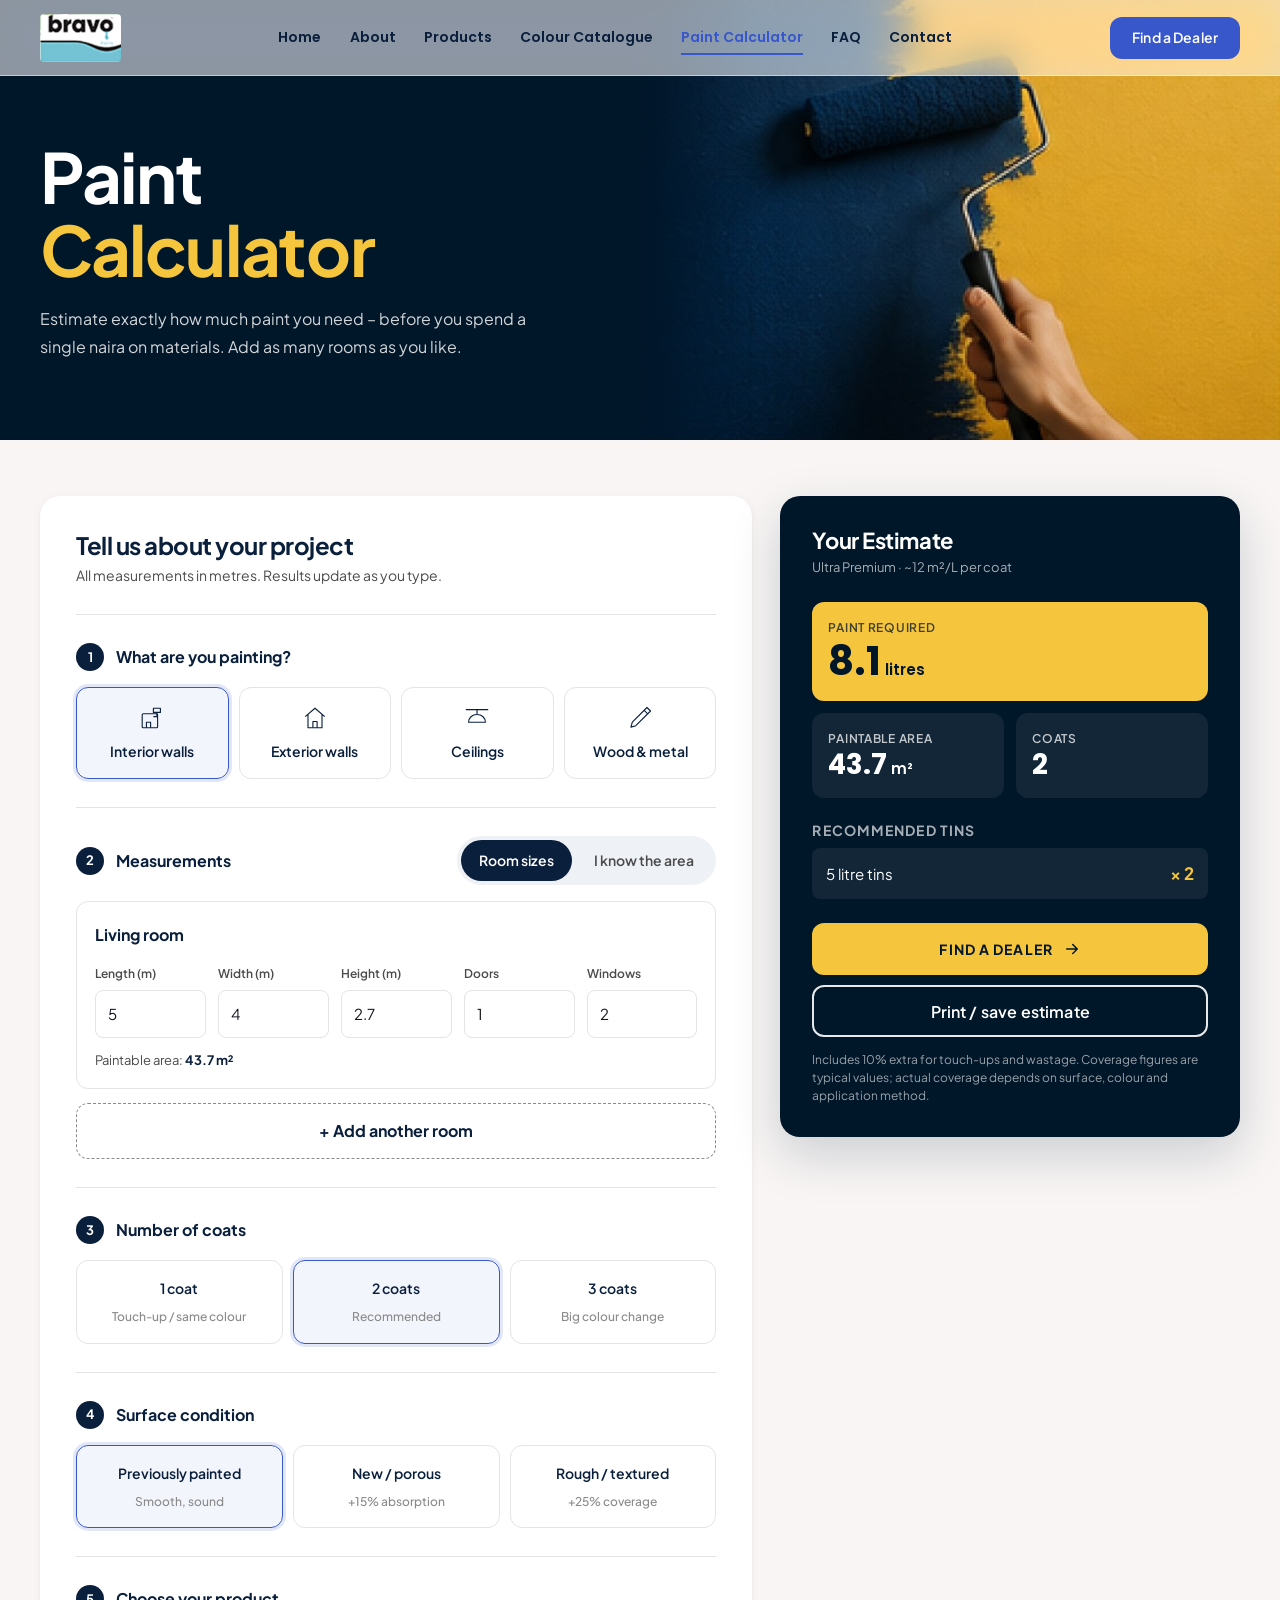
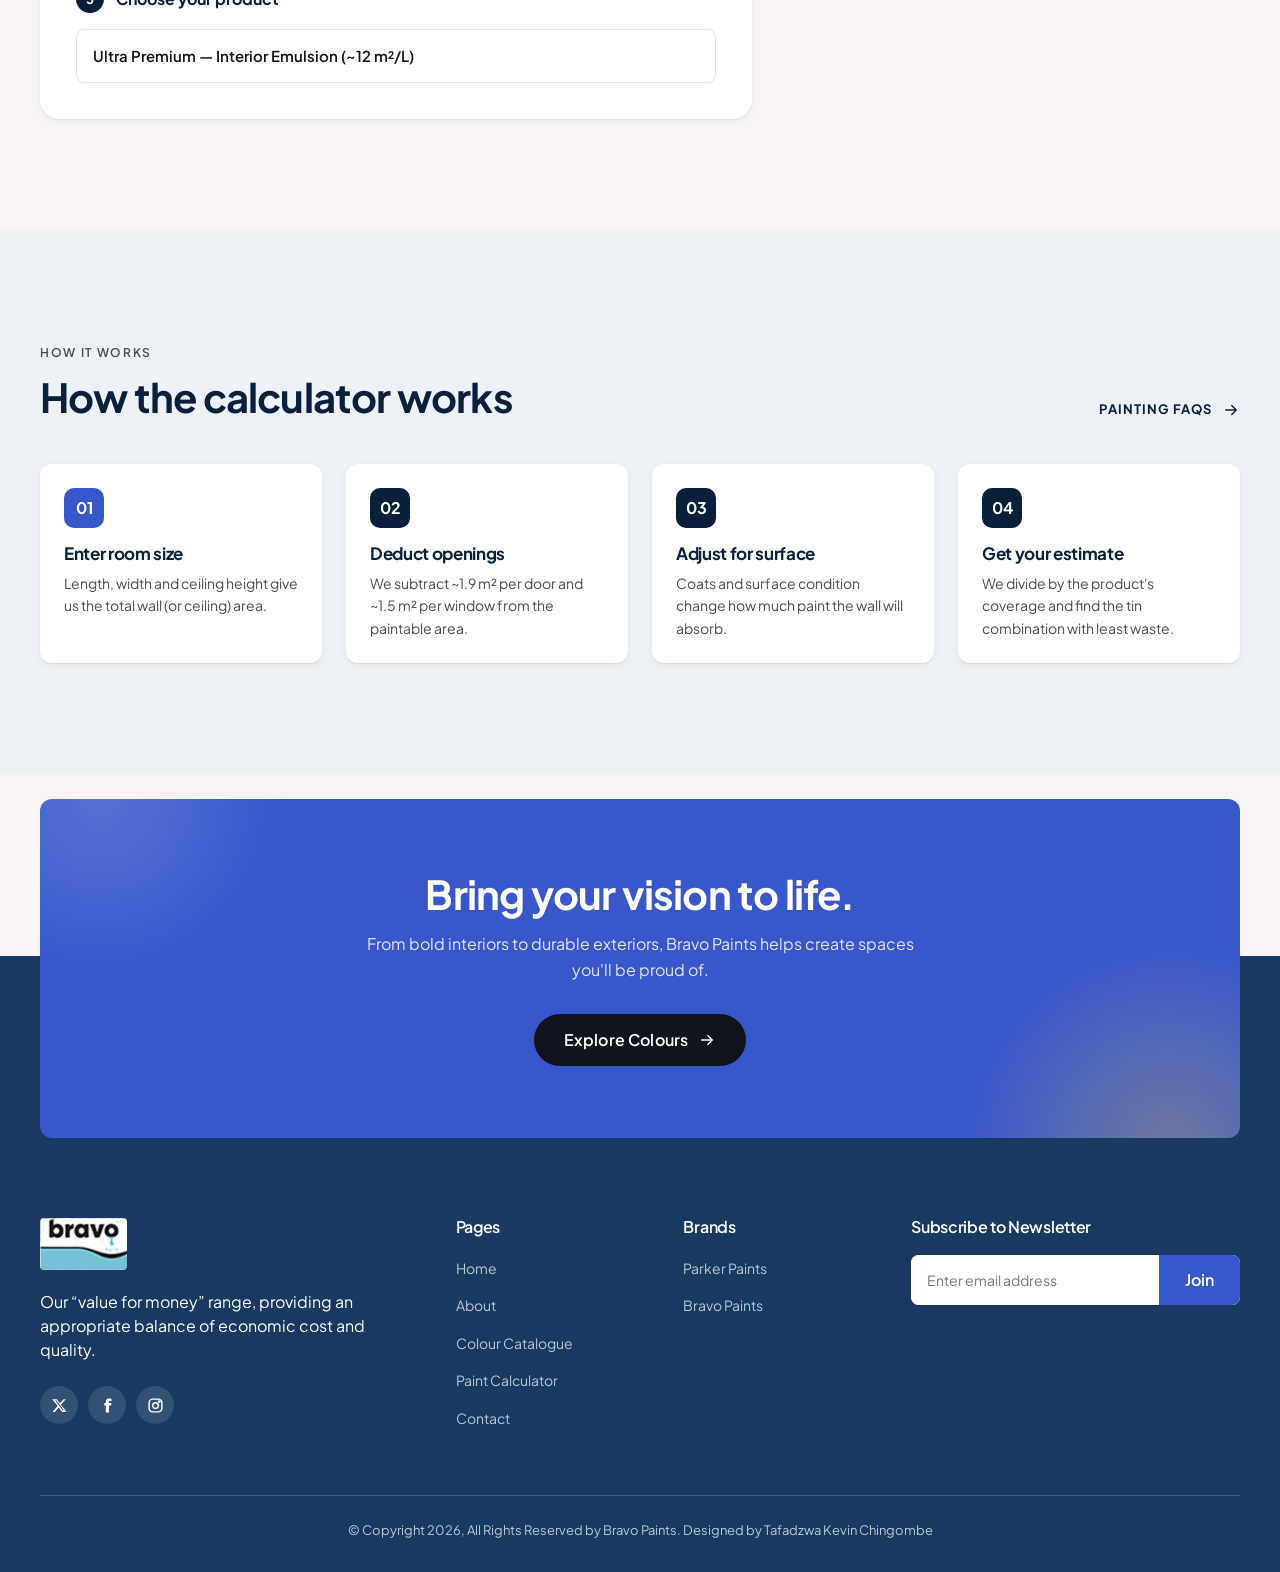
<file: calculator.html>
<!DOCTYPE html>
<html lang="en" class="no-js">
<head>
  <meta charset="utf-8">
  <meta name="viewport" content="width=device-width, initial-scale=1">
  <title>Paint Calculator — Bravo Paints</title>
  <meta name="description" content="Work out exactly how much Bravo paint you need. Enter your room sizes, coats and product to get litres and the best tin combination.">
  <meta name="theme-color" content="#0a1f3c">
  <meta property="og:title" content="Paint Calculator — Bravo Paints">
  <meta property="og:description" content="Work out exactly how much Bravo paint you need. Enter your room sizes, coats and product to get litres and the best tin combination.">
  <meta property="og:type" content="website">
  <meta property="og:image" content="assets/img/about-promise.jpg">
  <link rel="icon" type="image/png" href="assets/img/logo.png">
  <link rel="preconnect" href="https://fonts.googleapis.com">
  <link rel="preconnect" href="https://fonts.gstatic.com" crossorigin>
  <link href="https://fonts.googleapis.com/css2?family=Pinyon+Script&family=Plus+Jakarta+Sans:wght@400;500;600;700;800&family=Poppins:wght@600;700;800&display=swap" rel="stylesheet">
  <link rel="stylesheet" href="assets/css/styles.css">
</head>
<body>
<a class="skip-link" href="#main">Skip to content</a>
<header class="site-header">
  <div class="container">
    <a class="brand" href="index.html" aria-label="Bravo Paints home"><img src="assets/img/logo.png" alt="Bravo Paints" width="80" height="48"></a>
    <nav class="nav" id="site-nav" aria-label="Main">
      <a href="index.html">Home</a>
      <a href="about.html">About</a>
      <a href="products.html">Products</a>
      <a href="colours.html">Colour Catalogue</a>
      <a href="calculator.html" aria-current="page">Paint Calculator</a>
      <a href="faq.html">FAQ</a>
      <a href="contact.html">Contact</a>
      <a class="btn btn--royal" href="contact.html#dealer">Find a Dealer</a>
    </nav>
    <a class="btn btn--royal btn--sm header-cta" href="contact.html#dealer">Find a Dealer</a>
    <button class="nav-toggle" type="button" aria-label="Menu" aria-expanded="false" aria-controls="site-nav"><span></span></button>
  </div>
</header>
<main id="main">
<section class="page-hero page-hero--compact" aria-labelledby="calc-title">
  <div class="page-hero__content">
    <div class="inner">
      <h1 class="page-hero__title reveal" id="calc-title">Paint <span class="accent">Calculator</span></h1>
      <p class="page-hero__text reveal" style="--d:.1s">Estimate exactly how much paint you need &ndash; before you spend a single naira on materials. Add as many rooms as you like.</p>
    </div>
  </div>
  <div class="page-hero__media">
    <img src="assets/img/about-promise.jpg" alt="Roller applying navy paint to a wall" fetchpriority="high">
  </div>
</section>

<section class="section" style="padding-top:56px">
  <div class="container calc">
    <form class="calc-panel" id="calc-form" novalidate>
      <h2>Tell us about your project</h2>
      <p class="muted">All measurements in metres. Results update as you type.</p>

      <div class="calc-step">
        <div class="calc-step__title"><span class="num">1</span>What are you painting?</div>
        <div class="option-grid" role="radiogroup" aria-label="Surface" id="surface-options">
          <button class="option" type="button" role="radio" data-surface="interior" aria-checked="true">
            <svg viewBox="0 0 40 40" fill="none" stroke-width="1.6" stroke-linejoin="round" aria-hidden="true"><rect x="6" y="14" width="22" height="20" rx="1.5"/><path d="M12 34v-8h6v8M22 6h10v6H22zM27 12v6h-5"/></svg>
            Interior walls
          </button>
          <button class="option" type="button" role="radio" data-surface="exterior" aria-checked="false">
            <svg viewBox="0 0 40 40" fill="none" stroke-width="1.6" stroke-linejoin="round" aria-hidden="true"><path d="M6 18L20 6l14 12M10 15v19h20V15"/><path d="M17 34v-9h6v9"/></svg>
            Exterior walls
          </button>
          <button class="option" type="button" role="radio" data-surface="ceiling" aria-checked="false">
            <svg viewBox="0 0 40 40" fill="none" stroke-width="1.6" stroke-linejoin="round" aria-hidden="true"><path d="M4 8h32M20 8v7M8 26c0-6 5-11 12-11s12 5 12 11H8z"/></svg>
            Ceilings
          </button>
          <button class="option" type="button" role="radio" data-surface="metal" aria-checked="false">
            <svg viewBox="0 0 40 40" fill="none" stroke-width="1.6" stroke-linejoin="round" aria-hidden="true"><path d="M30 5l5 5-21 21-7 2 2-7L30 5zM26 9l5 5"/></svg>
            Wood &amp; metal
          </button>
        </div>
      </div>

      <div class="calc-step">
        <div class="calc-step__title" style="justify-content:space-between;flex-wrap:wrap">
          <span style="display:flex;gap:12px;align-items:center"><span class="num">2</span>Measurements</span>
          <div class="segmented" role="radiogroup" aria-label="Measurement mode">
            <button type="button" role="radio" aria-checked="true" data-mode="rooms">Room sizes</button>
            <button type="button" role="radio" aria-checked="false" data-mode="area">I know the area</button>
          </div>
        </div>
        <div id="rooms-mode">
          <div id="rooms"></div>
          <button class="add-room" type="button" id="add-room">+ Add another room</button>
        </div>
        <div id="area-mode" hidden>
          <div class="field" style="max-width:280px">
            <label for="direct-area">Total area to paint (m²)</label>
            <input id="direct-area" type="number" min="0" step="0.5" inputmode="decimal" value="40">
          </div>
        </div>
      </div>

      <div class="calc-step">
        <div class="calc-step__title"><span class="num">3</span>Number of coats</div>
        <div class="option-grid option-grid--3" role="radiogroup" aria-label="Coats" id="coat-options">
          <button class="option" type="button" role="radio" data-coats="1" aria-checked="false">1 coat<small>Touch-up / same colour</small></button>
          <button class="option" type="button" role="radio" data-coats="2" aria-checked="true">2 coats<small>Recommended</small></button>
          <button class="option" type="button" role="radio" data-coats="3" aria-checked="false">3 coats<small>Big colour change</small></button>
        </div>
      </div>

      <div class="calc-step">
        <div class="calc-step__title"><span class="num">4</span>Surface condition</div>
        <div class="option-grid option-grid--3" role="radiogroup" aria-label="Condition" id="condition-options">
          <button class="option" type="button" role="radio" data-condition="1" aria-checked="true">Previously painted<small>Smooth, sound</small></button>
          <button class="option" type="button" role="radio" data-condition="1.15" aria-checked="false">New / porous<small>+15% absorption</small></button>
          <button class="option" type="button" role="radio" data-condition="1.25" aria-checked="false">Rough / textured<small>+25% coverage</small></button>
        </div>
      </div>

      <div class="calc-step">
        <div class="calc-step__title"><span class="num">5</span>Choose your product</div>
        <div class="field">
          <label class="visually-hidden" for="product-select">Product</label>
          <select id="product-select" class="select" style="border-radius:var(--radius-sm);width:100%"></select>
        </div>
      </div>
    </form>

    <aside class="calc-result" aria-labelledby="result-title" aria-live="polite">
      <h2 id="result-title">Your Estimate</h2>
      <p class="muted" id="result-product">Ultra Premium · ~12 m²/L</p>
      <div class="metric-grid">
        <div class="metric metric--hl"><small>Paint required</small><strong id="r-litres">0<span>litres</span></strong></div>
        <div class="metric"><small>Paintable area</small><strong id="r-area">0<span>m²</span></strong></div>
        <div class="metric"><small>Coats</small><strong id="r-coats">2</strong></div>
      </div>
      <h3 style="font-size:14px;letter-spacing:.08em;text-transform:uppercase;color:rgba(255,255,255,.65);margin-bottom:10px">Recommended tins</h3>
      <ul class="tins" id="r-tins"></ul>
      <div style="display:grid;gap:10px">
        <a class="btn btn--yellow btn--block" href="contact.html#dealer">Find a dealer <svg viewBox="0 0 24 24" fill="none" stroke="currentColor" stroke-width="2" stroke-linecap="round" stroke-linejoin="round" aria-hidden="true"><path d="M5 12h14M13 6l6 6-6 6"/></svg></a>
        <button class="btn btn--outline-light btn--block" type="button" onclick="window.print()">Print / save estimate</button>
      </div>
      <p class="note">Includes 10% extra for touch-ups and wastage. Coverage figures are typical values; actual coverage depends on surface, colour and application method.</p>
    </aside>
  </div>
</section>

<section class="section section--mist" aria-labelledby="how-title">
  <div class="container">
    <div class="section-head">
      <div class="reveal">
        <span class="eyebrow">How it works</span>
        <h2 class="h2" id="how-title">How the calculator works</h2>
      </div>
      <a class="link-arrow reveal" href="faq.html">Painting FAQs <svg viewBox="0 0 24 24" fill="none" stroke="currentColor" stroke-width="2" stroke-linecap="round" stroke-linejoin="round" aria-hidden="true"><path d="M5 12h14M13 6l6 6-6 6"/></svg></a>
    </div>
    <div class="steps">
      <div class="step reveal"><h3>Enter room size</h3><p>Length, width and ceiling height give us the total wall (or ceiling) area.</p></div>
      <div class="step reveal" style="--d:.06s"><h3>Deduct openings</h3><p>We subtract ~1.9 m² per door and ~1.5 m² per window from the paintable area.</p></div>
      <div class="step reveal" style="--d:.12s"><h3>Adjust for surface</h3><p>Coats and surface condition change how much paint the wall will absorb.</p></div>
      <div class="step reveal" style="--d:.18s"><h3>Get your estimate</h3><p>We divide by the product's coverage and find the tin combination with least waste.</p></div>
    </div>
  </div>
</section>
</main>
<section class="cta-wrap" aria-label="Get started">
  <div class="container">
    <div class="cta reveal">
      <h2>Bring your vision to life.</h2>
      <p>From bold interiors to durable exteriors, Bravo Paints helps create spaces you'll be proud of.</p>
      <a class="btn btn--ink" href="colours.html">Explore Colours <svg viewBox="0 0 24 24" fill="none" stroke="currentColor" stroke-width="2" stroke-linecap="round" stroke-linejoin="round" aria-hidden="true"><path d="M5 12h14M13 6l6 6-6 6"/></svg></a>
    </div>
  </div>
</section>
<footer class="site-footer">
  <div class="container">
    <div class="footer-grid">
      <div class="footer-brand">
        <img src="assets/img/logo.png" alt="Bravo Paints" width="87" height="52" loading="lazy">
        <p>Our &ldquo;value for money&rdquo; range, providing an appropriate balance of economic cost and quality.</p>
        <div class="socials"><a href="https://x.com/" target="_blank" rel="noopener" aria-label="Bravo Paints on X (Twitter)"><svg viewBox="0 0 24 24" fill="currentColor" aria-hidden="true"><path d="M17.8 3h3.1l-6.8 7.7L22 21h-6.2l-4.9-6.3L5.3 21H2.2l7.2-8.3L1.8 3h6.4l4.4 5.8L17.8 3zm-1.1 16.2h1.7L7.4 4.7H5.6l11.1 14.5z"/></svg></a><a href="https://facebook.com/" target="_blank" rel="noopener" aria-label="Bravo Paints on Facebook"><svg viewBox="0 0 24 24" fill="currentColor" aria-hidden="true"><path d="M14 8.5V6.8c0-.8.5-1 1-1h2.5V2h-3.4C10.4 2 9.7 4.6 9.7 6.3v2.2H7.5V12h2.2v10H14V12h3l.5-3.5H14z"/></svg></a><a href="https://instagram.com/" target="_blank" rel="noopener" aria-label="Bravo Paints on Instagram"><svg viewBox="0 0 24 24" fill="none" stroke="currentColor" stroke-width="2" aria-hidden="true"><rect x="3" y="3" width="18" height="18" rx="5"/><circle cx="12" cy="12" r="4"/><circle cx="17.5" cy="6.5" r="1" fill="currentColor"/></svg></a></div>
      </div>
      <div class="footer-col">
        <h3>Pages</h3>
        <ul><li><a href="index.html">Home</a></li><li><a href="about.html">About</a></li><li><a href="colours.html">Colour Catalogue</a></li><li><a href="calculator.html">Paint Calculator</a></li><li><a href="contact.html">Contact</a></li></ul>
      </div>
      <div class="footer-col">
        <h3>Brands</h3>
        <ul><li><span>Parker Paints</span></li><li><a href="index.html">Bravo Paints</a></li></ul>
      </div>
      <div class="footer-col footer-news">
        <h3>Subscribe to Newsletter</h3>
        <form class="newsletter" novalidate>
          <label class="visually-hidden" for="nl-email">Email address</label>
          <input id="nl-email" type="email" name="email" placeholder="Enter email address" autocomplete="email" required>
          <button type="submit">Join</button>
        </form>
        <p class="newsletter-note" aria-live="polite"></p>
      </div>
    </div>
    <p class="footer-bottom">&copy; Copyright <span data-year>2026</span>, All Rights Reserved by Bravo Paints. Designed by Tafadzwa Kevin Chingombe</p>
  </div>
</footer>
<script src="assets/js/data.js"></script>
<script src="assets/js/main.js"></script>
<script src="assets/js/calculator.js"></script>
</body>
</html>
</file>
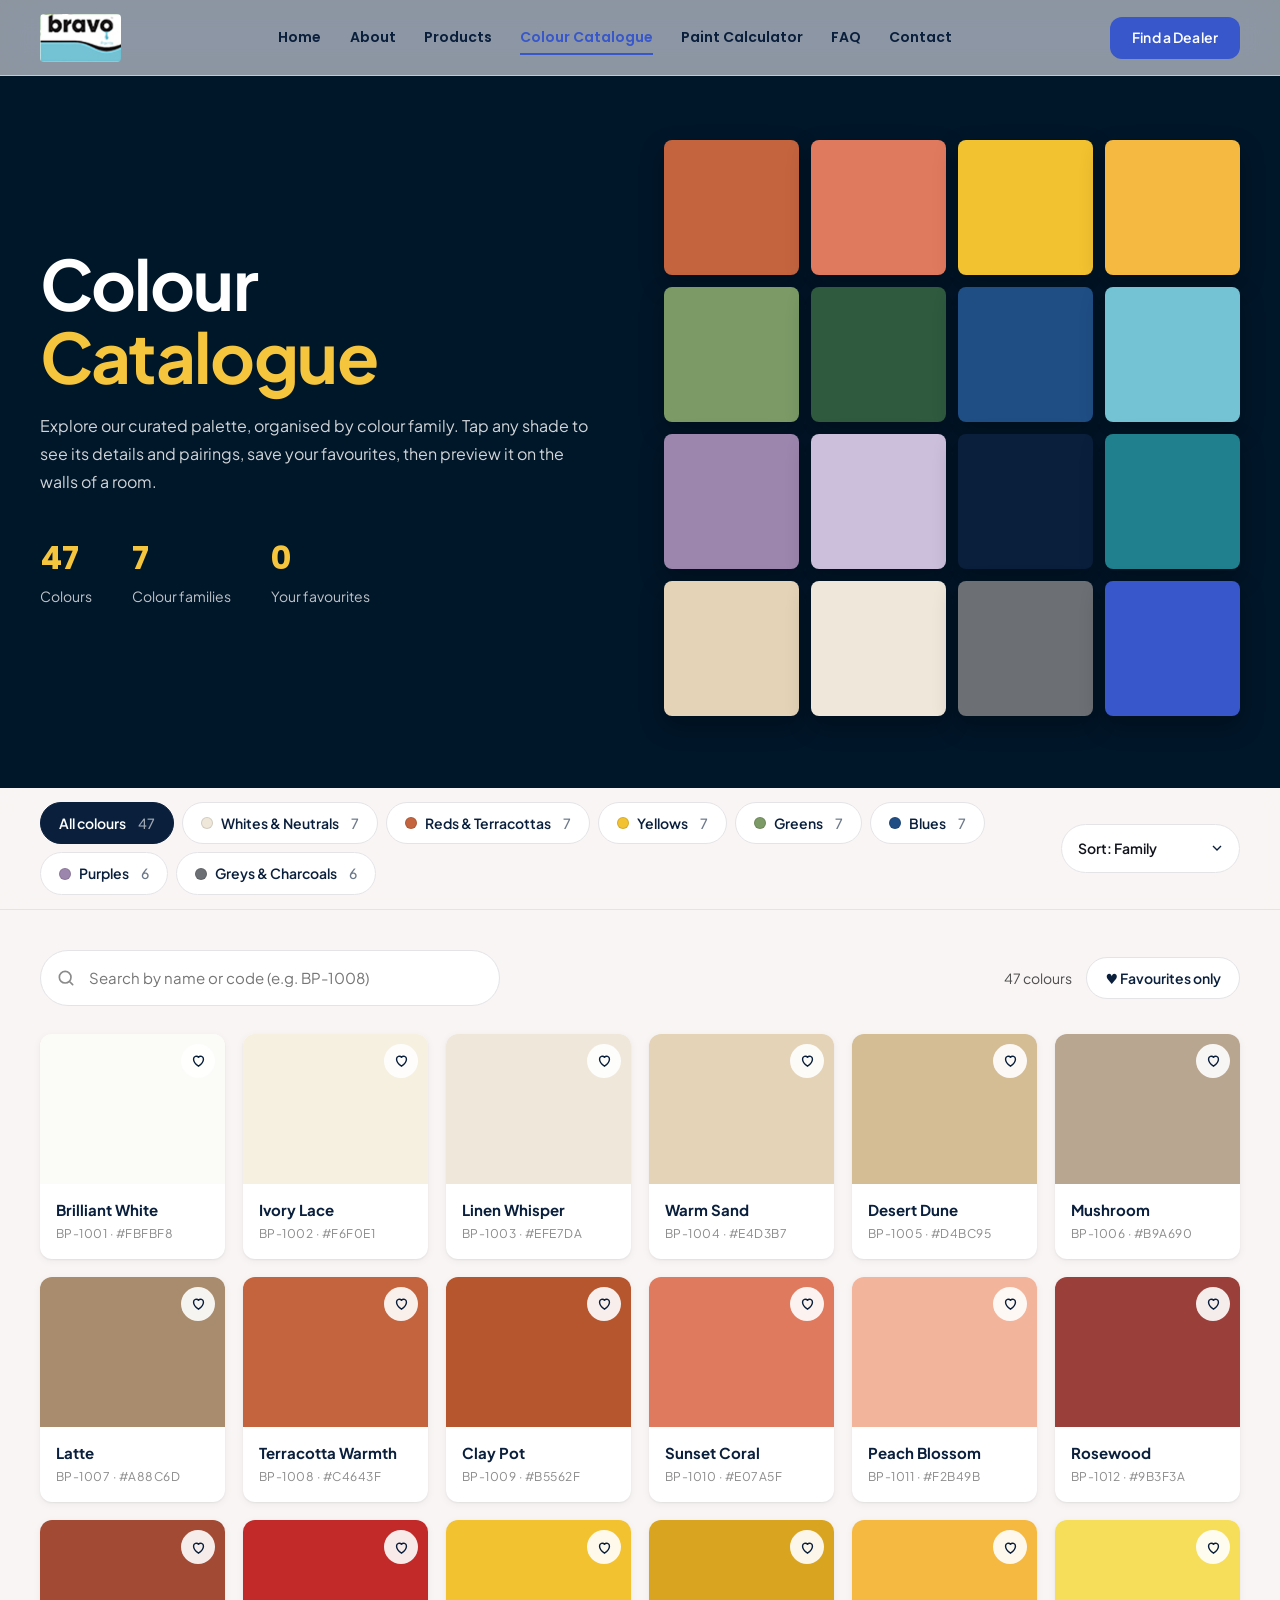
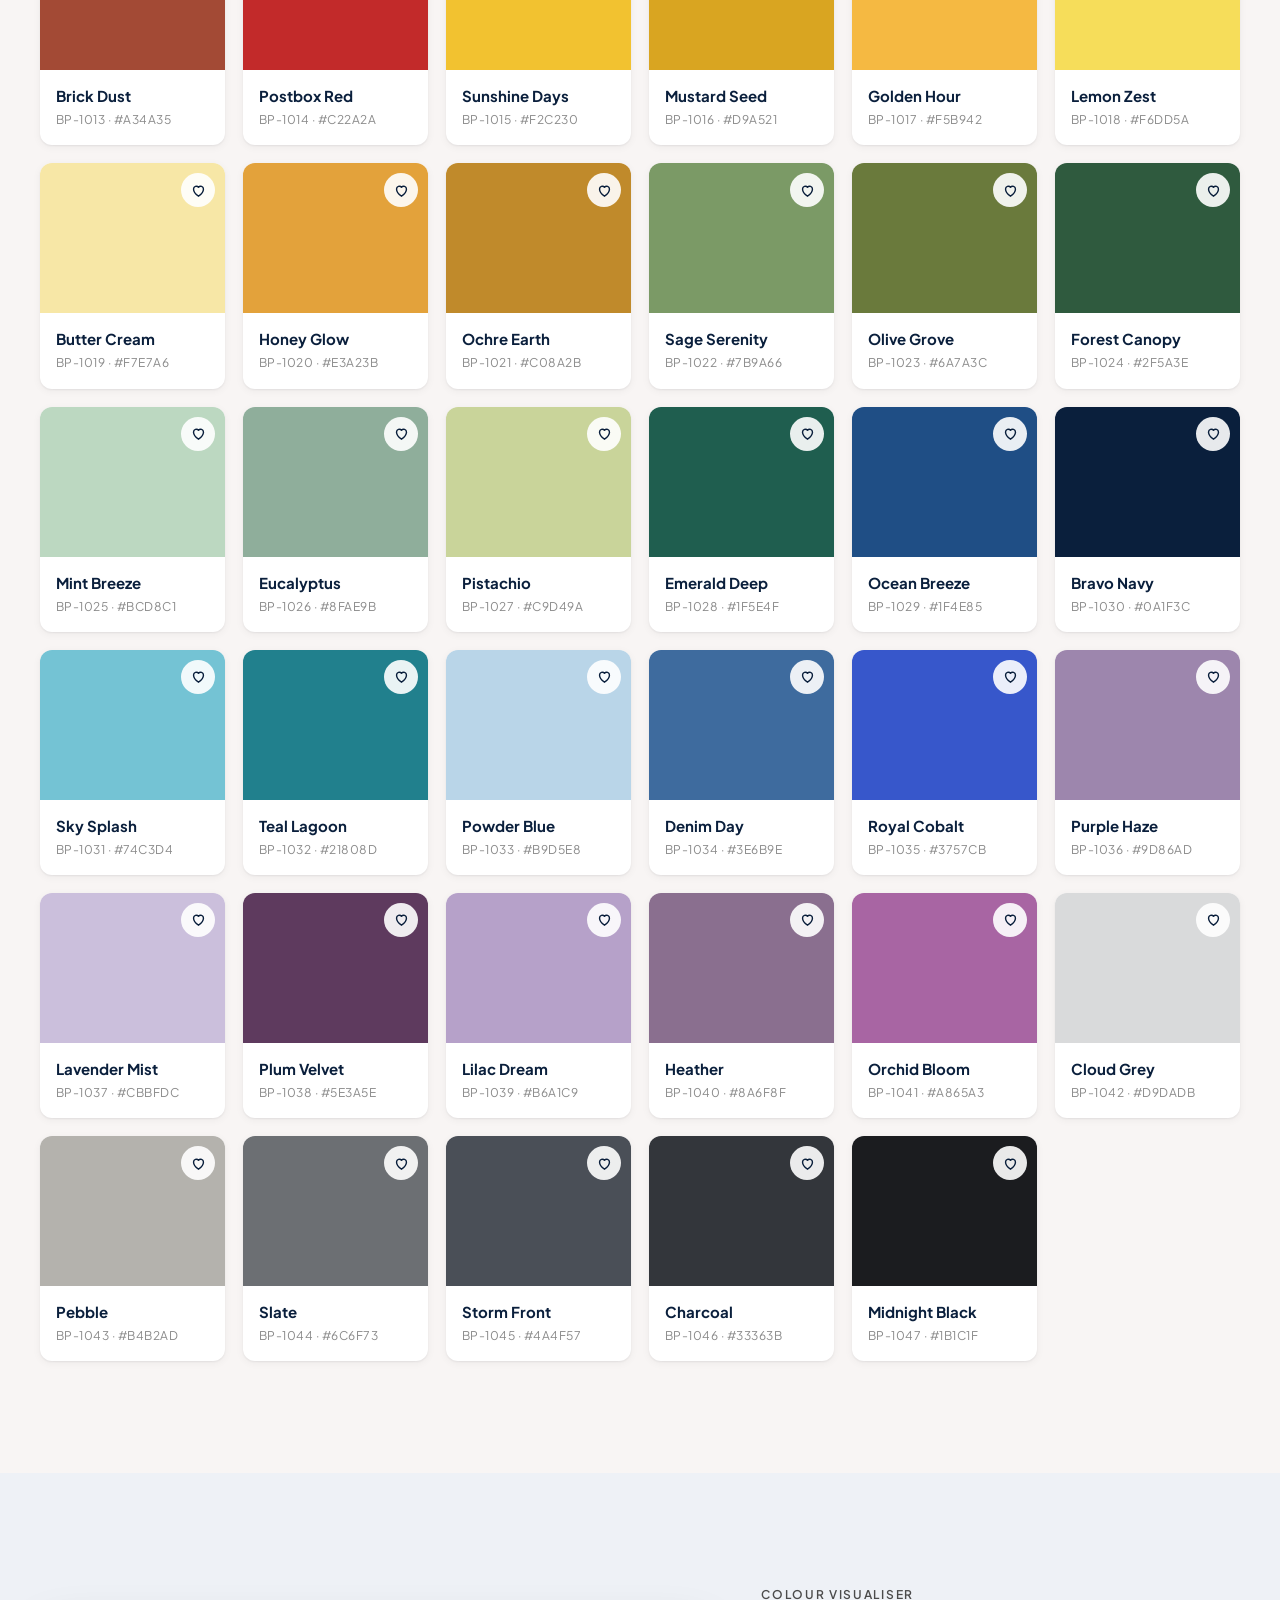
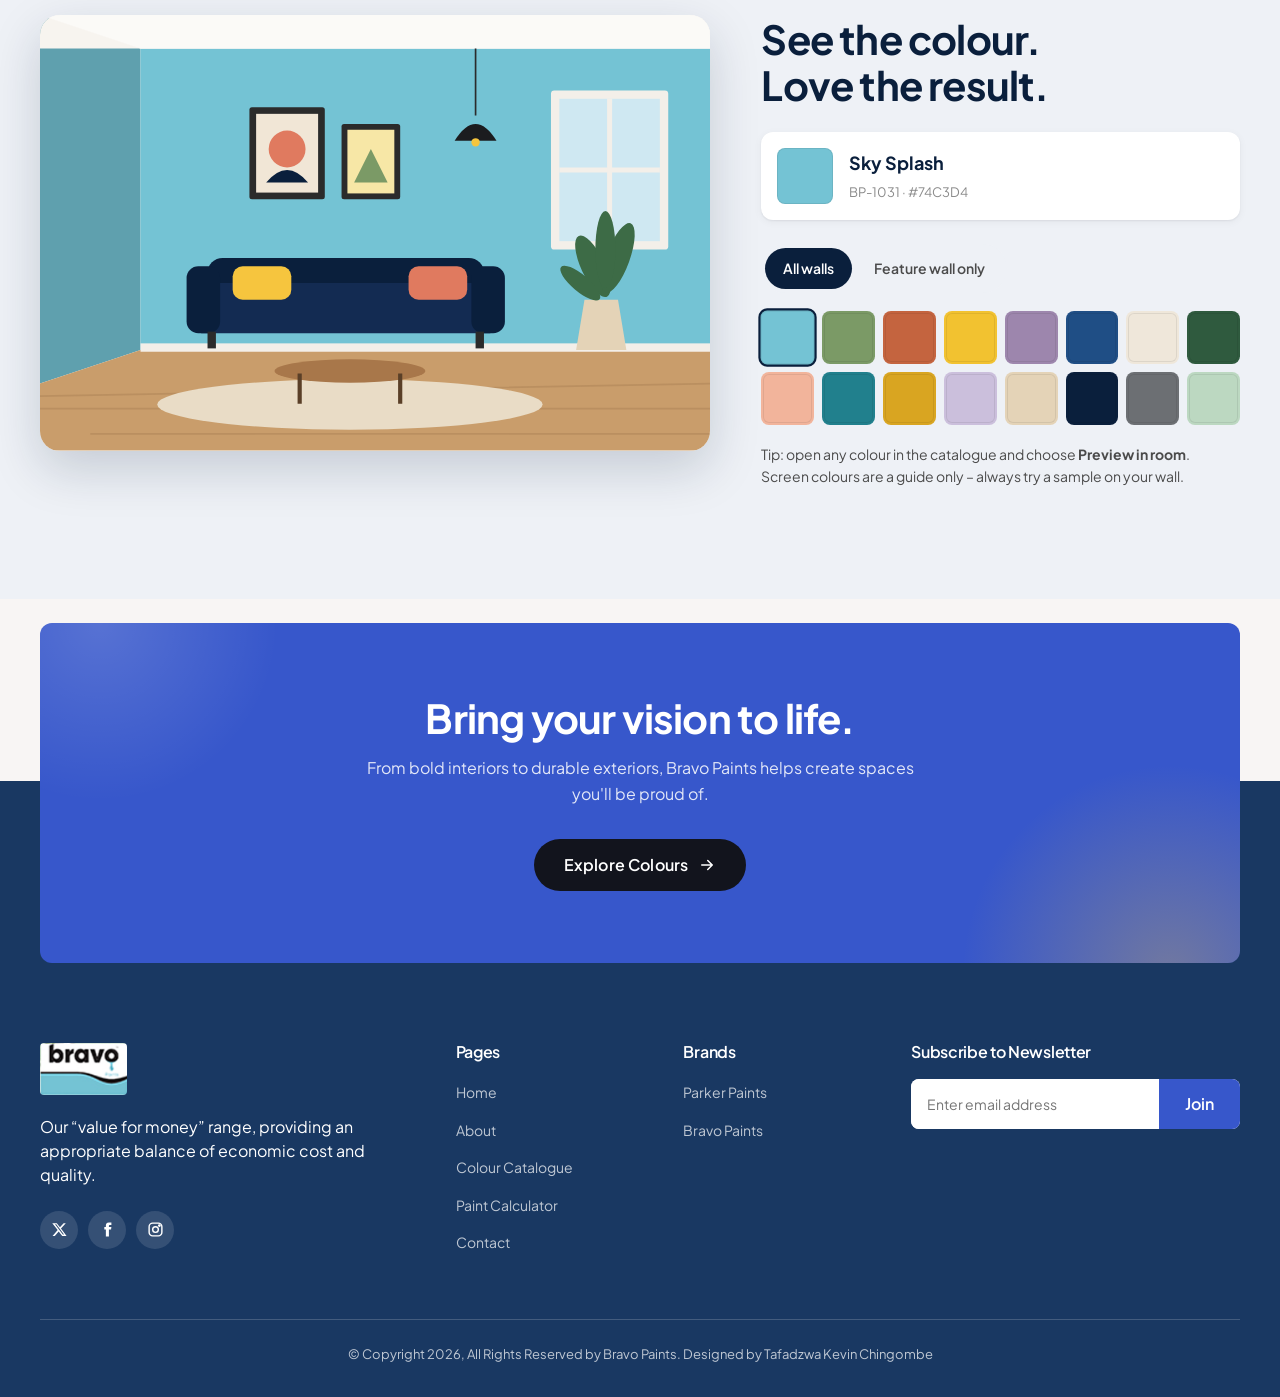
<file: colours.html>
<!DOCTYPE html>
<html lang="en" class="no-js">
<head>
  <meta charset="utf-8">
  <meta name="viewport" content="width=device-width, initial-scale=1">
  <title>Colour Catalogue — Bravo Paints</title>
  <meta name="description" content="Browse the Bravo Paints colour catalogue by family, save favourites and preview colours in a room with the Colour Visualiser.">
  <meta name="theme-color" content="#0a1f3c">
  <meta property="og:title" content="Colour Catalogue — Bravo Paints">
  <meta property="og:description" content="Browse the Bravo Paints colour catalogue by family, save favourites and preview colours in a room with the Colour Visualiser.">
  <meta property="og:type" content="website">
  <meta property="og:image" content="assets/img/visualiser.jpg">
  <link rel="icon" type="image/png" href="assets/img/logo.png">
  <link rel="preconnect" href="https://fonts.googleapis.com">
  <link rel="preconnect" href="https://fonts.gstatic.com" crossorigin>
  <link href="https://fonts.googleapis.com/css2?family=Pinyon+Script&family=Plus+Jakarta+Sans:wght@400;500;600;700;800&family=Poppins:wght@600;700;800&display=swap" rel="stylesheet">
  <link rel="stylesheet" href="assets/css/styles.css">
</head>
<body>
<a class="skip-link" href="#main">Skip to content</a>
<header class="site-header">
  <div class="container">
    <a class="brand" href="index.html" aria-label="Bravo Paints home"><img src="assets/img/logo.png" alt="Bravo Paints" width="80" height="48"></a>
    <nav class="nav" id="site-nav" aria-label="Main">
      <a href="index.html">Home</a>
      <a href="about.html">About</a>
      <a href="products.html">Products</a>
      <a href="colours.html" aria-current="page">Colour Catalogue</a>
      <a href="calculator.html">Paint Calculator</a>
      <a href="faq.html">FAQ</a>
      <a href="contact.html">Contact</a>
      <a class="btn btn--royal" href="contact.html#dealer">Find a Dealer</a>
    </nav>
    <a class="btn btn--royal btn--sm header-cta" href="contact.html#dealer">Find a Dealer</a>
    <button class="nav-toggle" type="button" aria-label="Menu" aria-expanded="false" aria-controls="site-nav"><span></span></button>
  </div>
</header>
<main id="main">
<section class="colour-hero" aria-labelledby="colours-title">
  <div class="container">
    <div>
      <h1 class="page-hero__title reveal" id="colours-title">Colour <span class="accent">Catalogue</span></h1>
      <p class="page-hero__text reveal" style="--d:.1s">Explore our curated palette, organised by colour family. Tap any shade to see its details and pairings, save your favourites, then preview it on the walls of a room.</p>
      <div class="stats reveal" style="--d:.2s">
        <div><strong id="stat-colours">47</strong><span>Colours</span></div>
        <div><strong id="stat-families">7</strong><span>Colour families</span></div>
        <div><strong id="stat-favs">0</strong><span>Your favourites</span></div>
      </div>
    </div>
    <div class="colour-hero__mosaic reveal" id="hero-mosaic" style="--d:.15s" aria-label="Featured colours"></div>
  </div>
</section>

<div class="family-bar">
  <div class="container">
    <div class="pill-group" role="group" aria-label="Colour families" id="family-pills"></div>
    <label class="visually-hidden" for="sort">Sort colours</label>
    <select class="select" id="sort">
      <option value="family">Sort: Family</option>
      <option value="name">Sort: A–Z</option>
      <option value="light">Sort: Lightest first</option>
      <option value="dark">Sort: Darkest first</option>
    </select>
  </div>
</div>

<section class="section" style="padding-top:40px" aria-label="Colours">
  <div class="container">
    <div class="catalogue-tools">
      <div class="search">
        <svg viewBox="0 0 24 24" fill="none" stroke-width="2" stroke-linecap="round" aria-hidden="true"><circle cx="11" cy="11" r="7"/><path d="M20 20l-3.5-3.5"/></svg>
        <label class="visually-hidden" for="colour-search">Search colours</label>
        <input id="colour-search" type="search" placeholder="Search by name or code (e.g. BP-1008)" autocomplete="off">
      </div>
      <div style="display:flex;gap:14px;align-items:center;flex-wrap:wrap">
        <span class="result-count" id="colour-count" aria-live="polite"></span>
        <button class="pill" type="button" id="fav-toggle" aria-pressed="false">&#9829; Favourites only</button>
      </div>
    </div>
    <div class="swatch-grid" id="swatch-grid"></div>
    <div class="empty-state" id="colour-empty" hidden><strong>No colours found</strong>Try a different search or colour family.</div>
  </div>
</section>

<section class="section section--mist" id="visualiser" aria-labelledby="vis-title">
  <div class="container visualiser">
    <div class="reveal">
      <svg class="room-svg" viewBox="0 0 800 520" role="img" aria-labelledby="room-desc">
        <title id="room-desc">Illustrated living room preview showing the selected wall colour</title>
        <polygon class="wall wall--side" points="0,0 120,40 120,400 0,440" fill="#5f9fb0"/>
        <rect class="wall wall--main" x="120" y="40" width="680" height="360" fill="#74c3d4"/>
        <rect x="0" y="0" width="800" height="40" fill="#f7f4ef"/>
        <polygon points="0,0 120,40 800,40 800,0" fill="#fbfaf7"/>
        <polygon points="0,440 120,400 800,400 800,520 0,520" fill="#c99d6b"/>
        <g opacity=".18" stroke="#7a5532" stroke-width="2"><path d="M0 470 L800 470M60 500 L800 500M0 455 L800 440"/></g>
        <rect x="120" y="392" width="680" height="10" fill="#f3efe9"/>
        <!-- window -->
        <rect x="610" y="90" width="140" height="190" rx="4" fill="#f3efe9"/>
        <rect x="620" y="100" width="120" height="170" fill="#cfe8f2"/>
        <path d="M680 100v170M620 185h120" stroke="#f3efe9" stroke-width="6"/>
        <!-- frames -->
        <rect x="250" y="110" width="90" height="110" rx="3" fill="#2b2b2b"/>
        <rect x="258" y="118" width="74" height="94" fill="#f1e6d6"/>
        <circle cx="295" cy="160" r="22" fill="#e07a5f"/><path d="M270 200 Q295 170 320 200Z" fill="#0a1f3c"/>
        <rect x="360" y="130" width="70" height="90" rx="3" fill="#2b2b2b"/>
        <rect x="367" y="137" width="56" height="76" fill="#f7e7a6"/>
        <path d="M375 200 L395 160 L415 200Z" fill="#7b9a66"/>
        <!-- lamp -->
        <path d="M520 40v80" stroke="#2b2b2b" stroke-width="2"/>
        <path d="M495 150 Q520 110 545 150Z" fill="#1b1c1f"/>
        <circle cx="520" cy="152" r="5" fill="#f6c53e"/>
        <!-- sofa -->
        <rect x="200" y="290" width="330" height="70" rx="18" fill="#0a1f3c"/>
        <rect x="180" y="320" width="370" height="60" rx="16" fill="#132b52"/>
        <rect x="175" y="300" width="40" height="80" rx="14" fill="#0a1f3c"/>
        <rect x="515" y="300" width="40" height="80" rx="14" fill="#0a1f3c"/>
        <rect x="230" y="300" width="70" height="40" rx="12" fill="#f6c53e"/>
        <rect x="440" y="300" width="70" height="40" rx="12" fill="#e07a5f"/>
        <rect x="200" y="378" width="10" height="20" fill="#2b2b2b"/><rect x="520" y="378" width="10" height="20" fill="#2b2b2b"/>
        <!-- rug + table -->
        <ellipse cx="370" cy="465" rx="230" ry="30" fill="#e9dcc6"/>
        <ellipse cx="370" cy="425" rx="90" ry="14" fill="#a8774a"/>
        <path d="M310 428v36M430 428v36" stroke="#5a3f27" stroke-width="5"/>
        <!-- plant -->
        <path d="M640 400 l10 -60 h40 l10 60z" fill="#e4d3b7"/>
        <g fill="#3d6b46"><ellipse cx="660" cy="300" rx="14" ry="40" transform="rotate(-25 660 300)"/><ellipse cx="690" cy="290" rx="14" ry="44" transform="rotate(20 690 290)"/><ellipse cx="675" cy="280" rx="12" ry="46"/><ellipse cx="645" cy="320" rx="10" ry="30" transform="rotate(-50 645 320)"/></g>
      </svg>
    </div>
    <div class="visualiser__panel reveal" style="--d:.1s">
      <span class="eyebrow">Colour visualiser</span>
      <h2 class="h2" id="vis-title">See the colour.<br>Love the result.</h2>
      <div class="current-colour" id="current-colour" style="--c:#74c3d4"><i></i><div><strong>Sky Splash</strong><span>BP-1031 · #74C3D4</span></div></div>
      <div class="segmented" role="radiogroup" aria-label="Walls to paint" style="margin-bottom:18px">
        <button type="button" role="radio" aria-checked="true" data-walls="all">All walls</button>
        <button type="button" role="radio" aria-checked="false" data-walls="feature">Feature wall only</button>
      </div>
      <div class="mini-swatches" id="mini-swatches" role="group" aria-label="Pick a wall colour"></div>
      <p style="margin-top:18px;font-size:14px;color:var(--grey-700)">Tip: open any colour in the catalogue and choose <strong>Preview in room</strong>. Screen colours are a guide only &ndash; always try a sample on your wall.</p>
    </div>
  </div>
</section>

<div class="palette-tray" id="palette-tray" aria-live="polite">
  <span id="tray-label">0 saved</span>
  <div class="palette-tray__chips" id="tray-chips"></div>
  <button class="btn btn--yellow btn--sm" type="button" id="tray-view">View</button>
</div>
</main>
<section class="cta-wrap" aria-label="Get started">
  <div class="container">
    <div class="cta reveal">
      <h2>Bring your vision to life.</h2>
      <p>From bold interiors to durable exteriors, Bravo Paints helps create spaces you'll be proud of.</p>
      <a class="btn btn--ink" href="colours.html">Explore Colours <svg viewBox="0 0 24 24" fill="none" stroke="currentColor" stroke-width="2" stroke-linecap="round" stroke-linejoin="round" aria-hidden="true"><path d="M5 12h14M13 6l6 6-6 6"/></svg></a>
    </div>
  </div>
</section>
<footer class="site-footer">
  <div class="container">
    <div class="footer-grid">
      <div class="footer-brand">
        <img src="assets/img/logo.png" alt="Bravo Paints" width="87" height="52" loading="lazy">
        <p>Our &ldquo;value for money&rdquo; range, providing an appropriate balance of economic cost and quality.</p>
        <div class="socials"><a href="https://x.com/" target="_blank" rel="noopener" aria-label="Bravo Paints on X (Twitter)"><svg viewBox="0 0 24 24" fill="currentColor" aria-hidden="true"><path d="M17.8 3h3.1l-6.8 7.7L22 21h-6.2l-4.9-6.3L5.3 21H2.2l7.2-8.3L1.8 3h6.4l4.4 5.8L17.8 3zm-1.1 16.2h1.7L7.4 4.7H5.6l11.1 14.5z"/></svg></a><a href="https://facebook.com/" target="_blank" rel="noopener" aria-label="Bravo Paints on Facebook"><svg viewBox="0 0 24 24" fill="currentColor" aria-hidden="true"><path d="M14 8.5V6.8c0-.8.5-1 1-1h2.5V2h-3.4C10.4 2 9.7 4.6 9.7 6.3v2.2H7.5V12h2.2v10H14V12h3l.5-3.5H14z"/></svg></a><a href="https://instagram.com/" target="_blank" rel="noopener" aria-label="Bravo Paints on Instagram"><svg viewBox="0 0 24 24" fill="none" stroke="currentColor" stroke-width="2" aria-hidden="true"><rect x="3" y="3" width="18" height="18" rx="5"/><circle cx="12" cy="12" r="4"/><circle cx="17.5" cy="6.5" r="1" fill="currentColor"/></svg></a></div>
      </div>
      <div class="footer-col">
        <h3>Pages</h3>
        <ul><li><a href="index.html">Home</a></li><li><a href="about.html">About</a></li><li><a href="colours.html">Colour Catalogue</a></li><li><a href="calculator.html">Paint Calculator</a></li><li><a href="contact.html">Contact</a></li></ul>
      </div>
      <div class="footer-col">
        <h3>Brands</h3>
        <ul><li><span>Parker Paints</span></li><li><a href="index.html">Bravo Paints</a></li></ul>
      </div>
      <div class="footer-col footer-news">
        <h3>Subscribe to Newsletter</h3>
        <form class="newsletter" novalidate>
          <label class="visually-hidden" for="nl-email">Email address</label>
          <input id="nl-email" type="email" name="email" placeholder="Enter email address" autocomplete="email" required>
          <button type="submit">Join</button>
        </form>
        <p class="newsletter-note" aria-live="polite"></p>
      </div>
    </div>
    <p class="footer-bottom">&copy; Copyright <span data-year>2026</span>, All Rights Reserved by Bravo Paints. Designed by Tafadzwa Kevin Chingombe</p>
  </div>
</footer>
<script src="assets/js/data.js"></script>
<script src="assets/js/main.js"></script>
<script src="assets/js/colours.js"></script>
</body>
</html>
</file>
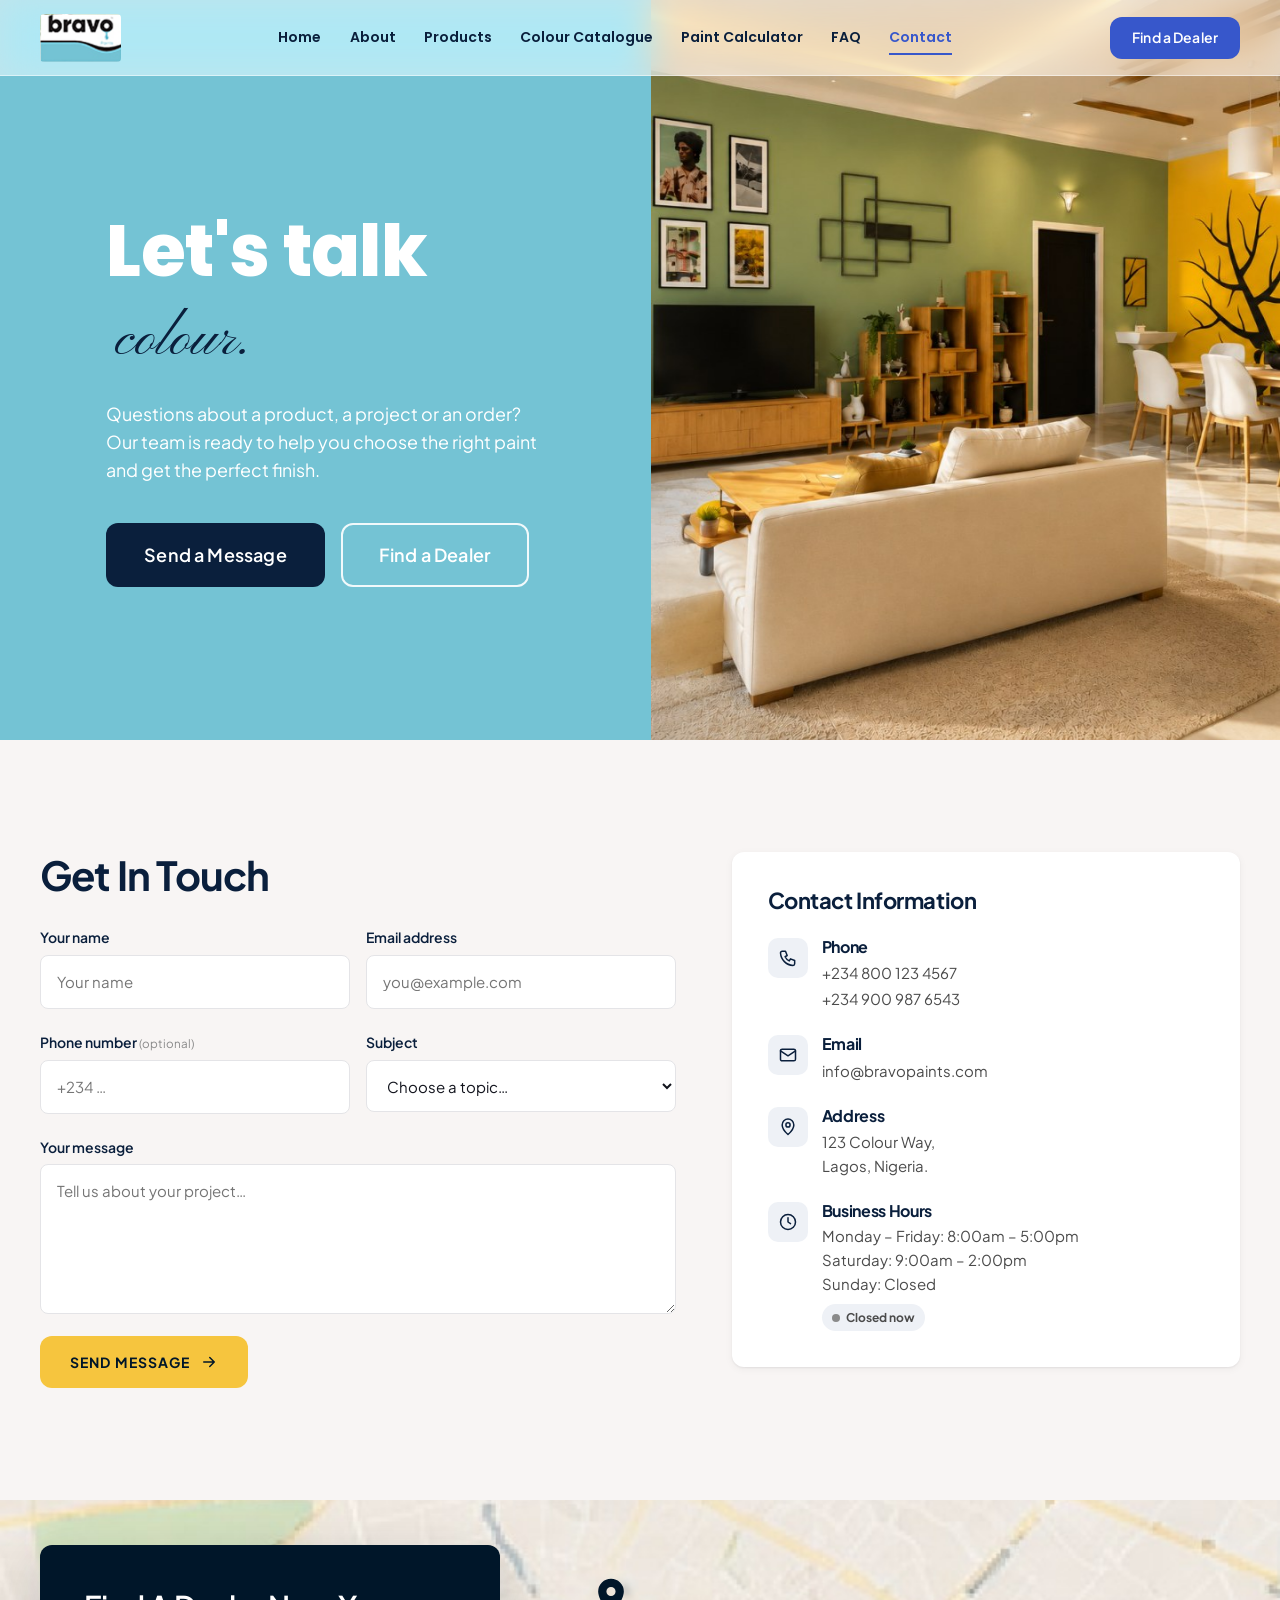
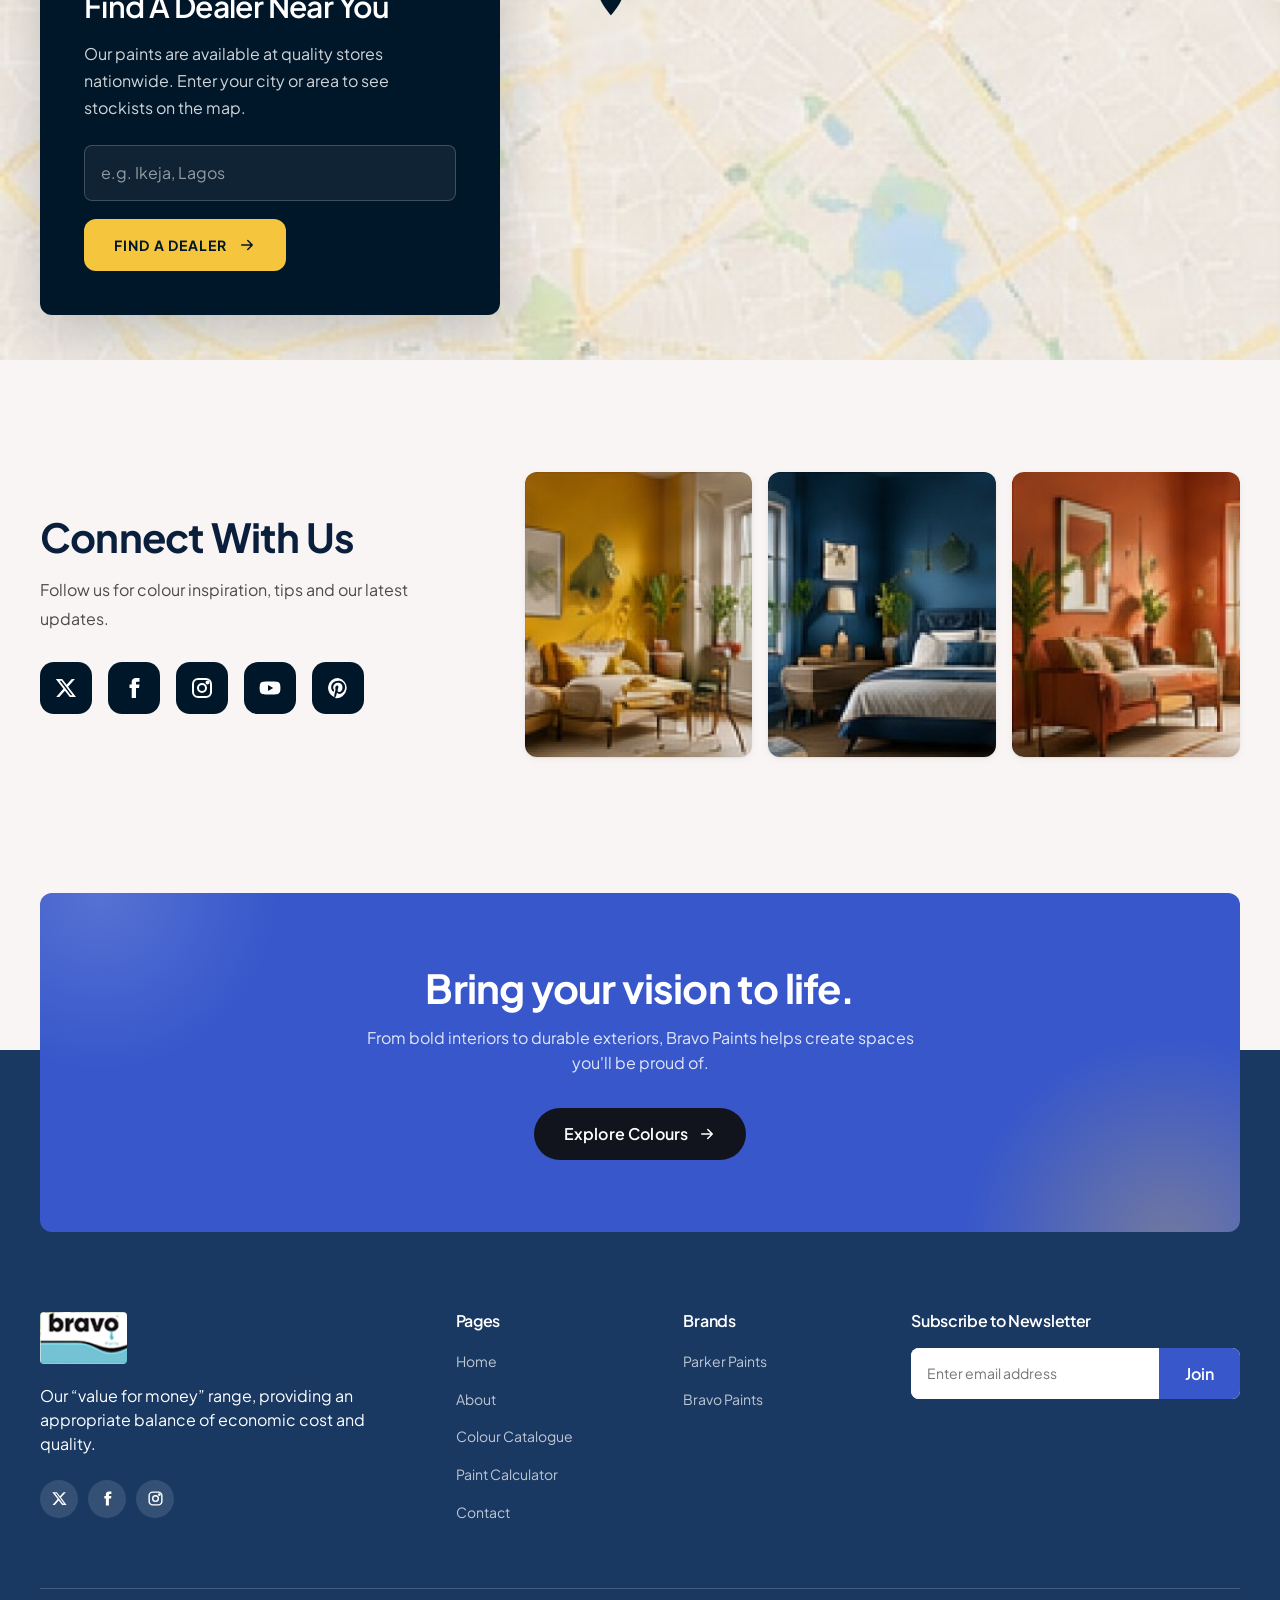
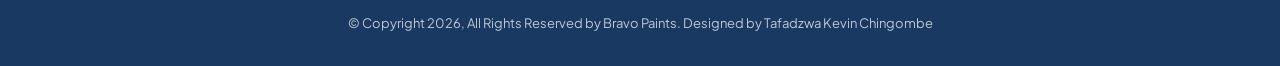
<file: contact.html>
<!DOCTYPE html>
<html lang="en" class="no-js">
<head>
  <meta charset="utf-8">
  <meta name="viewport" content="width=device-width, initial-scale=1">
  <title>Contact Bravo Paints — Get in touch</title>
  <meta name="description" content="Contact Bravo Paints for product advice, orders and support, or find a Bravo Paints dealer near you.">
  <meta name="theme-color" content="#0a1f3c">
  <meta property="og:title" content="Contact Bravo Paints — Get in touch">
  <meta property="og:description" content="Contact Bravo Paints for product advice, orders and support, or find a Bravo Paints dealer near you.">
  <meta property="og:type" content="website">
  <meta property="og:image" content="assets/img/hero-living-room.jpg">
  <link rel="icon" type="image/png" href="assets/img/logo.png">
  <link rel="preconnect" href="https://fonts.googleapis.com">
  <link rel="preconnect" href="https://fonts.gstatic.com" crossorigin>
  <link href="https://fonts.googleapis.com/css2?family=Pinyon+Script&family=Plus+Jakarta+Sans:wght@400;500;600;700;800&family=Poppins:wght@600;700;800&display=swap" rel="stylesheet">
  <link rel="stylesheet" href="assets/css/styles.css">
</head>
<body>
<a class="skip-link" href="#main">Skip to content</a>
<header class="site-header">
  <div class="container">
    <a class="brand" href="index.html" aria-label="Bravo Paints home"><img src="assets/img/logo.png" alt="Bravo Paints" width="80" height="48"></a>
    <nav class="nav" id="site-nav" aria-label="Main">
      <a href="index.html">Home</a>
      <a href="about.html">About</a>
      <a href="products.html">Products</a>
      <a href="colours.html">Colour Catalogue</a>
      <a href="calculator.html">Paint Calculator</a>
      <a href="faq.html">FAQ</a>
      <a href="contact.html" aria-current="page">Contact</a>
      <a class="btn btn--royal" href="contact.html#dealer">Find a Dealer</a>
    </nav>
    <a class="btn btn--royal btn--sm header-cta" href="contact.html#dealer">Find a Dealer</a>
    <button class="nav-toggle" type="button" aria-label="Menu" aria-expanded="false" aria-controls="site-nav"><span></span></button>
  </div>
</header>
<main id="main">
<section class="hero" aria-labelledby="contact-title" style="min-height:min(640px,100svh)">
  <div class="hero__panel">
    <div class="hero__inner">
      <h1 class="hero__title reveal" id="contact-title">Let's talk <span class="script">colour.</span></h1>
      <p class="hero__text reveal" style="--d:.1s">Questions about a product, a project or an order? Our team is ready to help you choose the right paint and get the perfect finish.</p>
      <div class="hero__actions reveal" style="--d:.2s">
        <a class="btn btn--lg" href="#contact-form">Send a Message</a>
        <a class="btn btn--lg btn--outline-light" href="#dealer">Find a Dealer</a>
      </div>
    </div>
  </div>
  <div class="hero__media">
    <img src="assets/img/hero-living-room.jpg" alt="Bright living room painted in sage green and yellow" fetchpriority="high">
  </div>
</section>

<section class="section" aria-labelledby="form-title">
  <div class="container contact-grid">
    <div class="reveal">
      <h2 class="h2" id="form-title" style="margin-bottom:28px">Get In Touch</h2>
      <form class="form" id="contact-form" novalidate>
        <div class="form-row">
          <div class="field">
            <label for="c-name">Your name</label>
            <input id="c-name" name="name" type="text" autocomplete="name" placeholder="Your name" required>
            <span class="field__error" aria-live="polite"></span>
          </div>
          <div class="field">
            <label for="c-email">Email address</label>
            <input id="c-email" name="email" type="email" autocomplete="email" placeholder="you@example.com" required>
            <span class="field__error" aria-live="polite"></span>
          </div>
        </div>
        <div class="form-row">
          <div class="field">
            <label for="c-phone">Phone number <small style="font-weight:400;color:var(--grey-500)">(optional)</small></label>
            <input id="c-phone" name="phone" type="tel" autocomplete="tel" placeholder="+234 …">
            <span class="field__error" aria-live="polite"></span>
          </div>
          <div class="field">
            <label for="c-subject">Subject</label>
            <select id="c-subject" name="subject" required>
              <option value="">Choose a topic…</option>
              <option>Product advice</option>
              <option>Colour help</option>
              <option>Orders &amp; delivery</option>
              <option>Become a dealer</option>
              <option>Technical support</option>
              <option>Other</option>
            </select>
            <span class="field__error" aria-live="polite"></span>
          </div>
        </div>
        <div class="field">
          <label for="c-message">Your message</label>
          <textarea id="c-message" name="message" placeholder="Tell us about your project…" required></textarea>
          <span class="field__error" aria-live="polite"></span>
        </div>
        <div class="form-status" role="status" aria-live="polite"></div>
        <button class="btn btn--yellow" type="submit">Send message <svg viewBox="0 0 24 24" fill="none" stroke="currentColor" stroke-width="2" stroke-linecap="round" stroke-linejoin="round" aria-hidden="true"><path d="M5 12h14M13 6l6 6-6 6"/></svg></button>
      </form>
    </div>

    <aside class="info-card reveal" style="--d:.1s" aria-labelledby="info-title">
      <h2 id="info-title">Contact Information</h2>
      <ul class="info-list">
        <li>
          <span class="ico"><svg viewBox="0 0 24 24" fill="none" stroke-width="1.8" stroke-linecap="round" stroke-linejoin="round" aria-hidden="true"><path d="M5 4h4l2 5-2.5 1.5a11 11 0 0 0 5 5L15 13l5 2v4a2 2 0 0 1-2 2A16 16 0 0 1 3 6a2 2 0 0 1 2-2"/></svg></span>
          <div><h3>Phone</h3><a href="tel:+2348001234567">+234 800 123 4567</a><br><a href="tel:+2349009876543">+234 900 987 6543</a></div>
        </li>
        <li>
          <span class="ico"><svg viewBox="0 0 24 24" fill="none" stroke-width="1.8" stroke-linecap="round" stroke-linejoin="round" aria-hidden="true"><rect x="3" y="5" width="18" height="14" rx="2"/><path d="M3 7l9 6 9-6"/></svg></span>
          <div><h3>Email</h3><a href="mailto:info@bravopaints.com">info@bravopaints.com</a></div>
        </li>
        <li>
          <span class="ico"><svg viewBox="0 0 24 24" fill="none" stroke-width="1.8" stroke-linecap="round" stroke-linejoin="round" aria-hidden="true"><path d="M12 21s-7-6.2-7-11.5a7 7 0 0 1 14 0C19 14.8 12 21 12 21z"/><circle cx="12" cy="9.5" r="2.5"/></svg></span>
          <div><h3>Address</h3><p>123 Colour Way,<br>Lagos, Nigeria.</p></div>
        </li>
        <li>
          <span class="ico"><svg viewBox="0 0 24 24" fill="none" stroke-width="1.8" stroke-linecap="round" stroke-linejoin="round" aria-hidden="true"><circle cx="12" cy="12" r="9"/><path d="M12 7v5l3 2"/></svg></span>
          <div>
            <h3>Business Hours</h3>
            <p>Monday &ndash; Friday: 8:00am &ndash; 5:00pm<br>Saturday: 9:00am &ndash; 2:00pm<br>Sunday: Closed</p>
            <span class="open-badge" id="open-badge">Checking hours…</span>
          </div>
        </li>
      </ul>
    </aside>
  </div>
</section>

<section class="dealer" id="dealer" aria-labelledby="dealer-title">
  <svg class="dealer__pin" viewBox="0 0 24 24" fill="currentColor" aria-hidden="true"><path d="M12 2a7 7 0 0 0-7 7c0 5.3 7 13 7 13s7-7.7 7-13a7 7 0 0 0-7-7zm0 9.5A2.5 2.5 0 1 1 12 6.5a2.5 2.5 0 0 1 0 5z"/></svg>
  <div class="container">
    <div class="dealer-card reveal">
      <h2 id="dealer-title">Find A Dealer Near You</h2>
      <p>Our paints are available at quality stores nationwide. Enter your city or area to see stockists on the map.</p>
      <form class="dealer-search" id="dealer-form">
        <label class="visually-hidden" for="dealer-q">City or area</label>
        <input id="dealer-q" type="text" placeholder="e.g. Ikeja, Lagos" autocomplete="address-level2">
      </form>
      <button class="btn btn--yellow" type="submit" form="dealer-form">Find a dealer <svg viewBox="0 0 24 24" fill="none" stroke="currentColor" stroke-width="2" stroke-linecap="round" stroke-linejoin="round" aria-hidden="true"><path d="M5 12h14M13 6l6 6-6 6"/></svg></button>
    </div>
  </div>
</section>

<section class="section" aria-labelledby="connect-title">
  <div class="container connect">
    <div class="reveal">
      <h2 class="h2" id="connect-title">Connect With Us</h2>
      <p>Follow us for colour inspiration, tips and our latest updates.</p>
      <div class="socials socials--lg"><a href="https://x.com/" target="_blank" rel="noopener" aria-label="Bravo Paints on X (Twitter)"><svg viewBox="0 0 24 24" fill="currentColor" aria-hidden="true"><path d="M17.8 3h3.1l-6.8 7.7L22 21h-6.2l-4.9-6.3L5.3 21H2.2l7.2-8.3L1.8 3h6.4l4.4 5.8L17.8 3zm-1.1 16.2h1.7L7.4 4.7H5.6l11.1 14.5z"/></svg></a><a href="https://facebook.com/" target="_blank" rel="noopener" aria-label="Bravo Paints on Facebook"><svg viewBox="0 0 24 24" fill="currentColor" aria-hidden="true"><path d="M14 8.5V6.8c0-.8.5-1 1-1h2.5V2h-3.4C10.4 2 9.7 4.6 9.7 6.3v2.2H7.5V12h2.2v10H14V12h3l.5-3.5H14z"/></svg></a><a href="https://instagram.com/" target="_blank" rel="noopener" aria-label="Bravo Paints on Instagram"><svg viewBox="0 0 24 24" fill="none" stroke="currentColor" stroke-width="2" aria-hidden="true"><rect x="3" y="3" width="18" height="18" rx="5"/><circle cx="12" cy="12" r="4"/><circle cx="17.5" cy="6.5" r="1" fill="currentColor"/></svg></a><a href="https://youtube.com/" target="_blank" rel="noopener" aria-label="Bravo Paints on YouTube"><svg viewBox="0 0 24 24" fill="currentColor" aria-hidden="true"><path d="M22 8.2a3 3 0 0 0-2.1-2.1C18 5.6 12 5.6 12 5.6s-6 0-7.9.5A3 3 0 0 0 2 8.2 31 31 0 0 0 1.6 12 31 31 0 0 0 2 15.8a3 3 0 0 0 2.1 2.1c1.9.5 7.9.5 7.9.5s6 0 7.9-.5a3 3 0 0 0 2.1-2.1c.3-1.2.4-2.5.4-3.8s-.1-2.6-.4-3.8zM10 15.1V8.9l5.2 3.1L10 15.1z"/></svg></a><a href="https://pinterest.com/" target="_blank" rel="noopener" aria-label="Bravo Paints on Pinterest"><svg viewBox="0 0 24 24" fill="currentColor" aria-hidden="true"><path d="M12 2a10 10 0 0 0-3.6 19.3c-.1-.8-.2-2 0-2.9l1.2-5s-.3-.6-.3-1.5c0-1.4.8-2.5 1.8-2.5.9 0 1.3.6 1.3 1.4 0 .9-.5 2.2-.8 3.4-.2 1 .5 1.9 1.6 1.9 1.9 0 3.3-2 3.3-4.9 0-2.6-1.8-4.4-4.5-4.4-3 0-4.8 2.3-4.8 4.6 0 .9.4 1.9.8 2.4l.1.4-.3 1.2c0 .2-.2.3-.4.2-1.4-.6-2.2-2.6-2.2-4.2 0-3.4 2.5-6.6 7.2-6.6 3.8 0 6.7 2.7 6.7 6.3 0 3.7-2.4 6.8-5.6 6.8-1.1 0-2.2-.6-2.5-1.3l-.7 2.6c-.2 1-.9 2.2-1.4 2.9A10 10 0 1 0 12 2z"/></svg></a></div>
    </div>
    <div class="connect__photos">
      <a class="reveal" href="https://instagram.com/" target="_blank" rel="noopener" aria-label="Yellow living room on Instagram"><img src="assets/img/connect-1.jpg" alt="Yellow living room" loading="lazy"></a>
      <a class="reveal" style="--d:.08s" href="https://instagram.com/" target="_blank" rel="noopener" aria-label="Navy bedroom on Instagram"><img src="assets/img/connect-2.jpg" alt="Navy blue bedroom" loading="lazy"></a>
      <a class="reveal" style="--d:.16s" href="https://instagram.com/" target="_blank" rel="noopener" aria-label="Terracotta lounge on Instagram"><img src="assets/img/connect-3.jpg" alt="Terracotta lounge" loading="lazy"></a>
    </div>
  </div>
</section>
</main>
<section class="cta-wrap" aria-label="Get started">
  <div class="container">
    <div class="cta reveal">
      <h2>Bring your vision to life.</h2>
      <p>From bold interiors to durable exteriors, Bravo Paints helps create spaces you'll be proud of.</p>
      <a class="btn btn--ink" href="colours.html">Explore Colours <svg viewBox="0 0 24 24" fill="none" stroke="currentColor" stroke-width="2" stroke-linecap="round" stroke-linejoin="round" aria-hidden="true"><path d="M5 12h14M13 6l6 6-6 6"/></svg></a>
    </div>
  </div>
</section>
<footer class="site-footer">
  <div class="container">
    <div class="footer-grid">
      <div class="footer-brand">
        <img src="assets/img/logo.png" alt="Bravo Paints" width="87" height="52" loading="lazy">
        <p>Our &ldquo;value for money&rdquo; range, providing an appropriate balance of economic cost and quality.</p>
        <div class="socials"><a href="https://x.com/" target="_blank" rel="noopener" aria-label="Bravo Paints on X (Twitter)"><svg viewBox="0 0 24 24" fill="currentColor" aria-hidden="true"><path d="M17.8 3h3.1l-6.8 7.7L22 21h-6.2l-4.9-6.3L5.3 21H2.2l7.2-8.3L1.8 3h6.4l4.4 5.8L17.8 3zm-1.1 16.2h1.7L7.4 4.7H5.6l11.1 14.5z"/></svg></a><a href="https://facebook.com/" target="_blank" rel="noopener" aria-label="Bravo Paints on Facebook"><svg viewBox="0 0 24 24" fill="currentColor" aria-hidden="true"><path d="M14 8.5V6.8c0-.8.5-1 1-1h2.5V2h-3.4C10.4 2 9.7 4.6 9.7 6.3v2.2H7.5V12h2.2v10H14V12h3l.5-3.5H14z"/></svg></a><a href="https://instagram.com/" target="_blank" rel="noopener" aria-label="Bravo Paints on Instagram"><svg viewBox="0 0 24 24" fill="none" stroke="currentColor" stroke-width="2" aria-hidden="true"><rect x="3" y="3" width="18" height="18" rx="5"/><circle cx="12" cy="12" r="4"/><circle cx="17.5" cy="6.5" r="1" fill="currentColor"/></svg></a></div>
      </div>
      <div class="footer-col">
        <h3>Pages</h3>
        <ul><li><a href="index.html">Home</a></li><li><a href="about.html">About</a></li><li><a href="colours.html">Colour Catalogue</a></li><li><a href="calculator.html">Paint Calculator</a></li><li><a href="contact.html">Contact</a></li></ul>
      </div>
      <div class="footer-col">
        <h3>Brands</h3>
        <ul><li><span>Parker Paints</span></li><li><a href="index.html">Bravo Paints</a></li></ul>
      </div>
      <div class="footer-col footer-news">
        <h3>Subscribe to Newsletter</h3>
        <form class="newsletter" novalidate>
          <label class="visually-hidden" for="nl-email">Email address</label>
          <input id="nl-email" type="email" name="email" placeholder="Enter email address" autocomplete="email" required>
          <button type="submit">Join</button>
        </form>
        <p class="newsletter-note" aria-live="polite"></p>
      </div>
    </div>
    <p class="footer-bottom">&copy; Copyright <span data-year>2026</span>, All Rights Reserved by Bravo Paints. Designed by Tafadzwa Kevin Chingombe</p>
  </div>
</footer>
<script src="assets/js/data.js"></script>
<script src="assets/js/main.js"></script>
<script src="assets/js/contact.js"></script>
</body>
</html>
</file>
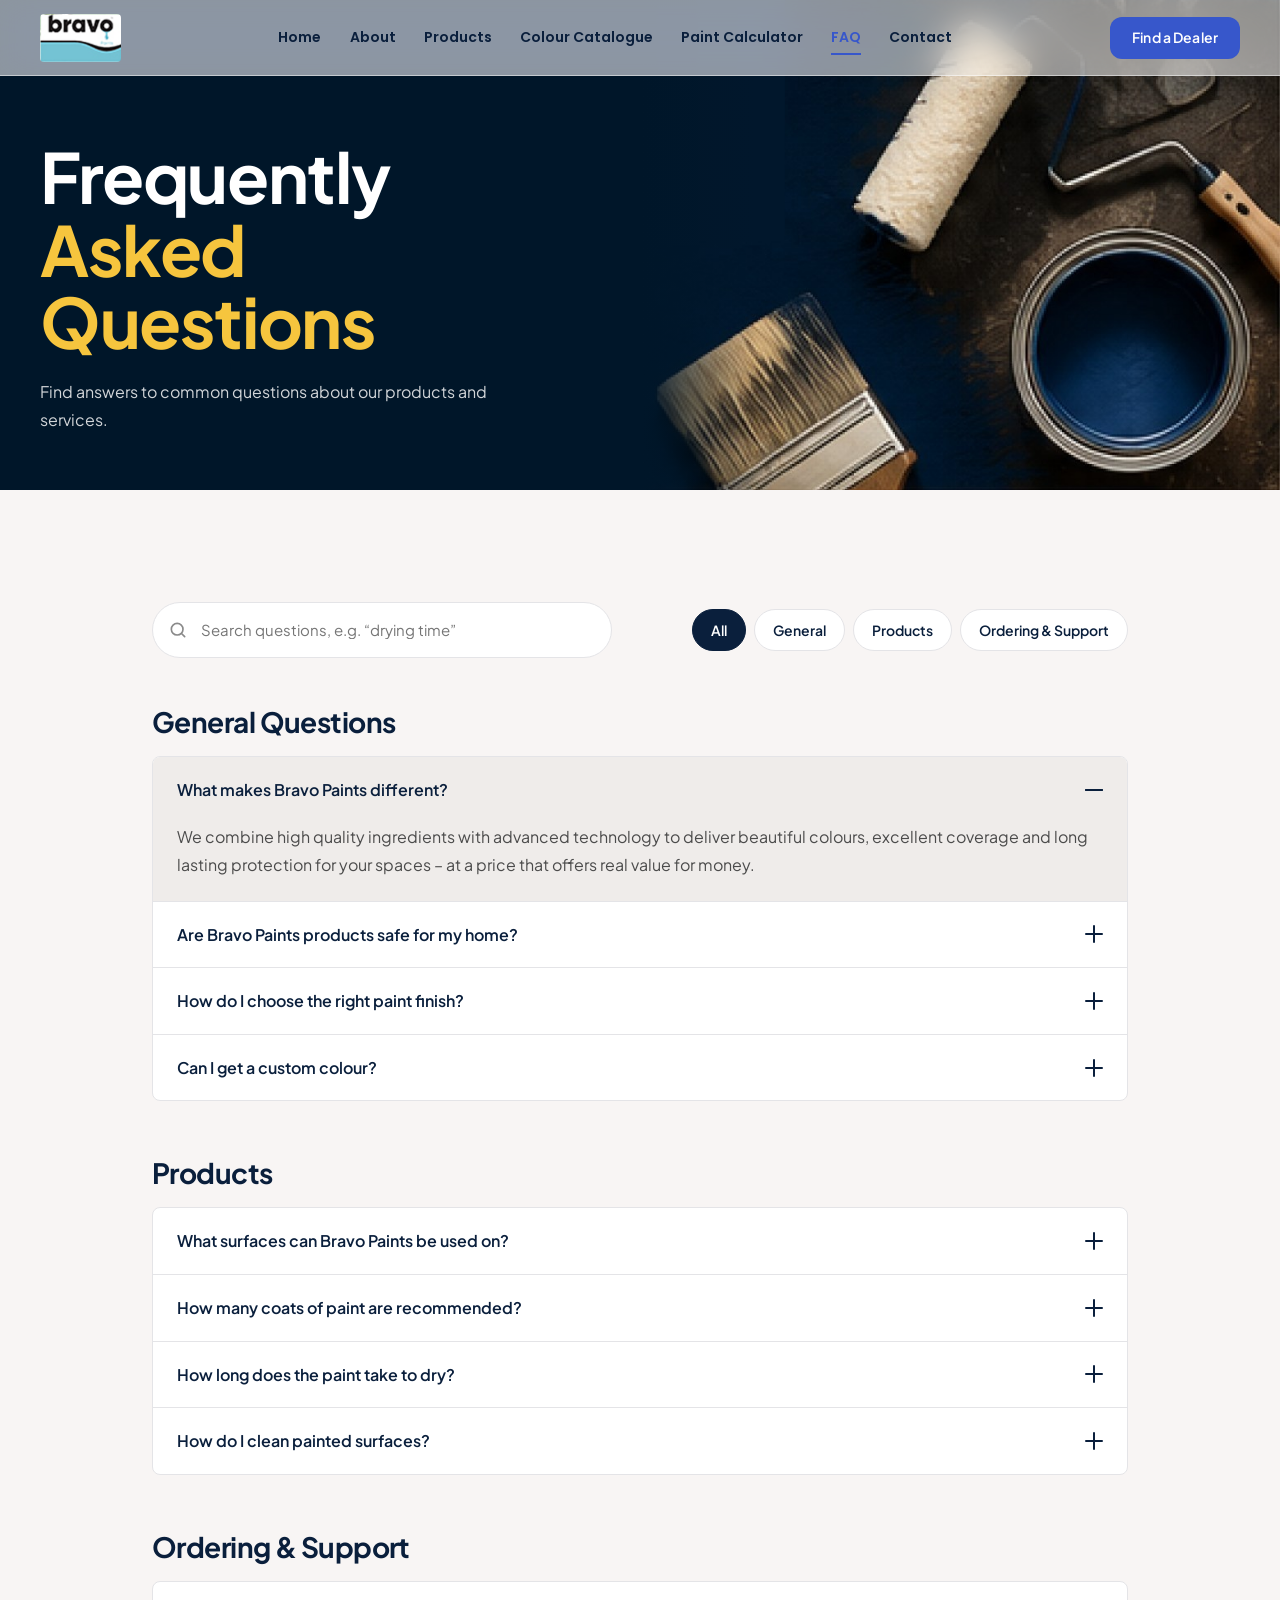
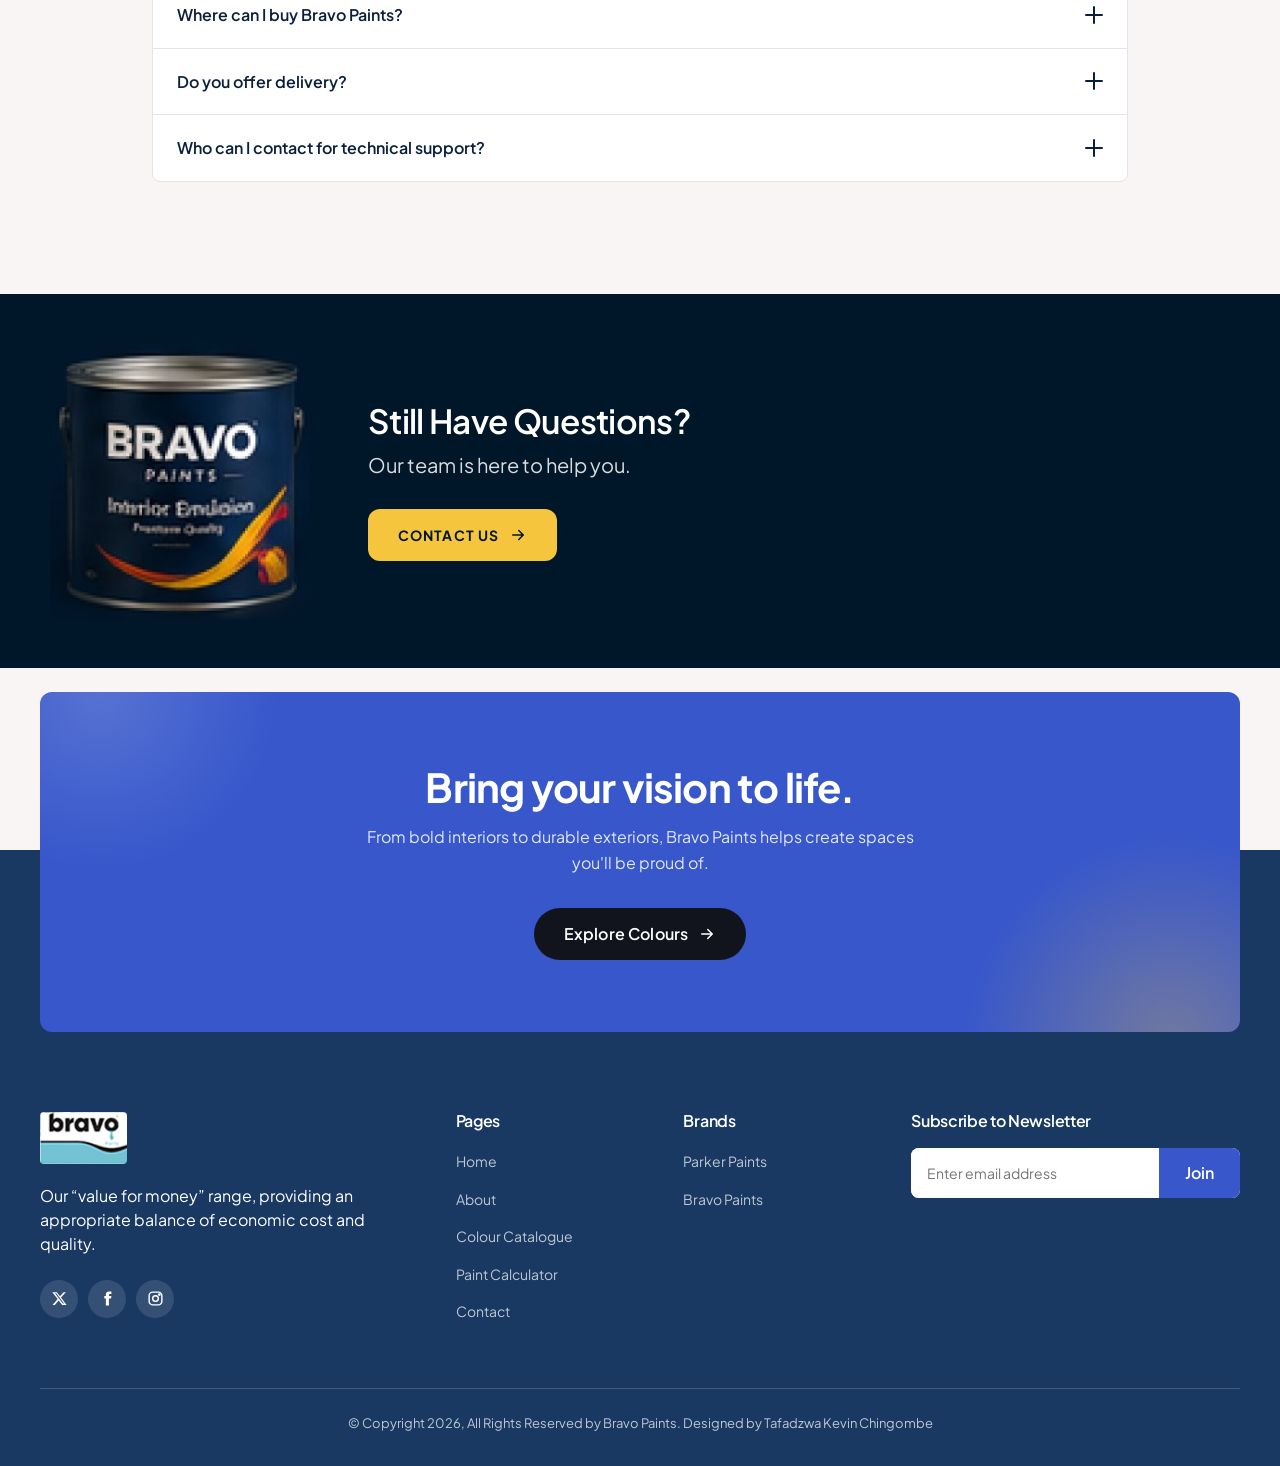
<file: faq.html>
<!DOCTYPE html>
<html lang="en" class="no-js">
<head>
  <meta charset="utf-8">
  <meta name="viewport" content="width=device-width, initial-scale=1">
  <title>FAQ — Bravo Paints</title>
  <meta name="description" content="Answers to common questions about Bravo Paints products, finishes, drying times, ordering and support.">
  <meta name="theme-color" content="#0a1f3c">
  <meta property="og:title" content="FAQ — Bravo Paints">
  <meta property="og:description" content="Answers to common questions about Bravo Paints products, finishes, drying times, ordering and support.">
  <meta property="og:type" content="website">
  <meta property="og:image" content="assets/img/faq-hero.jpg">
  <link rel="icon" type="image/png" href="assets/img/logo.png">
  <link rel="preconnect" href="https://fonts.googleapis.com">
  <link rel="preconnect" href="https://fonts.gstatic.com" crossorigin>
  <link href="https://fonts.googleapis.com/css2?family=Pinyon+Script&family=Plus+Jakarta+Sans:wght@400;500;600;700;800&family=Poppins:wght@600;700;800&display=swap" rel="stylesheet">
  <link rel="stylesheet" href="assets/css/styles.css">
</head>
<body>
<a class="skip-link" href="#main">Skip to content</a>
<header class="site-header">
  <div class="container">
    <a class="brand" href="index.html" aria-label="Bravo Paints home"><img src="assets/img/logo.png" alt="Bravo Paints" width="80" height="48"></a>
    <nav class="nav" id="site-nav" aria-label="Main">
      <a href="index.html">Home</a>
      <a href="about.html">About</a>
      <a href="products.html">Products</a>
      <a href="colours.html">Colour Catalogue</a>
      <a href="calculator.html">Paint Calculator</a>
      <a href="faq.html" aria-current="page">FAQ</a>
      <a href="contact.html">Contact</a>
      <a class="btn btn--royal" href="contact.html#dealer">Find a Dealer</a>
    </nav>
    <a class="btn btn--royal btn--sm header-cta" href="contact.html#dealer">Find a Dealer</a>
    <button class="nav-toggle" type="button" aria-label="Menu" aria-expanded="false" aria-controls="site-nav"><span></span></button>
  </div>
</header>
<main id="main">
<section class="page-hero page-hero--compact" aria-labelledby="faq-title">
  <div class="page-hero__content">
    <div class="inner">
      <h1 class="page-hero__title reveal" id="faq-title">Frequently <span class="accent">Asked Questions</span></h1>
      <p class="page-hero__text reveal" style="--d:.1s">Find answers to common questions about our products and services.</p>
    </div>
  </div>
  <div class="page-hero__media">
    <img src="assets/img/faq-hero.jpg" alt="Paint roller, brush and an open tin of navy paint" fetchpriority="high">
  </div>
</section>

<section class="section">
  <div class="container" style="max-width:1040px">
    <div class="faq-tools reveal">
      <div class="search">
        <svg viewBox="0 0 24 24" fill="none" stroke-width="2" stroke-linecap="round" aria-hidden="true"><circle cx="11" cy="11" r="7"/><path d="M20 20l-3.5-3.5"/></svg>
        <label class="visually-hidden" for="faq-search">Search questions</label>
        <input id="faq-search" type="search" placeholder="Search questions, e.g. “drying time”" autocomplete="off">
      </div>
      <div class="pill-group" role="group" aria-label="Filter by topic">
        <button class="pill" type="button" data-filter="all" aria-pressed="true">All</button>
        <button class="pill" type="button" data-filter="general" aria-pressed="false">General</button>
        <button class="pill" type="button" data-filter="products" aria-pressed="false">Products</button>
        <button class="pill" type="button" data-filter="support" aria-pressed="false">Ordering &amp; Support</button>
      </div>
    </div>

    <div id="faq-list">
      <div class="faq-group reveal" data-group="general">
        <h2>General Questions</h2>
        <div class="accordion">
          <div class="acc-item is-open"><button class="acc-trigger" type="button" aria-expanded="true">What makes Bravo Paints different?<span class="acc-icon" aria-hidden="true"></span></button><div class="acc-panel"><div><p>We combine high quality ingredients with advanced technology to deliver beautiful colours, excellent coverage and long lasting protection for your spaces &ndash; at a price that offers real value for money.</p></div></div></div>
          <div class="acc-item"><button class="acc-trigger" type="button" aria-expanded="false">Are Bravo Paints products safe for my home?<span class="acc-icon" aria-hidden="true"></span></button><div class="acc-panel"><div><p>Yes. Our interior emulsions are water-based and low-odour, making them suitable for bedrooms, living areas and family homes. As with any paint, keep rooms well ventilated while painting and drying, keep tins away from children and pets, and follow the safety guidance on the label.</p></div></div></div>
          <div class="acc-item"><button class="acc-trigger" type="button" aria-expanded="false">How do I choose the right paint finish?<span class="acc-icon" aria-hidden="true"></span></button><div class="acc-panel"><div><p>Matt finishes (like <a href="products.html">Ultra Premium</a>) hide minor wall imperfections and give a soft, modern look. Silk or sheen finishes (like Silk Touch) reflect more light and are easier to wipe clean &ndash; great for feature walls and busy rooms. Gloss enamels (like Metal Guard) are best for doors, trims, gates and railings.</p></div></div></div>
          <div class="acc-item"><button class="acc-trigger" type="button" aria-expanded="false">Can I get a custom colour?<span class="acc-icon" aria-hidden="true"></span></button><div class="acc-panel"><div><p>Absolutely. Browse our <a href="colours.html">Colour Catalogue</a> for inspiration, then visit a Bravo dealer with tinting facilities to have your chosen shade mixed. For special project colours, <a href="contact.html">contact our team</a>.</p></div></div></div>
        </div>
      </div>

      <div class="faq-group reveal" data-group="products">
        <h2>Products</h2>
        <div class="accordion">
          <div class="acc-item"><button class="acc-trigger" type="button" aria-expanded="false">What surfaces can Bravo Paints be used on?<span class="acc-icon" aria-hidden="true"></span></button><div class="acc-panel"><div><p>Our range covers interior and exterior walls, ceilings, roofs, metal and wood. Each product lists its recommended surfaces &ndash; see the <a href="products.html">Products page</a> to filter by the surface you're painting.</p></div></div></div>
          <div class="acc-item"><button class="acc-trigger" type="button" aria-expanded="false">How many coats of paint are recommended?<span class="acc-icon" aria-hidden="true"></span></button><div class="acc-panel"><div><p>We recommend two coats for an even, durable finish. A third coat may be needed when making a dramatic colour change (e.g. dark to light). New or porous surfaces should be primed first. Our <a href="calculator.html">Paint Calculator</a> works out quantities for any number of coats.</p></div></div></div>
          <div class="acc-item"><button class="acc-trigger" type="button" aria-expanded="false">How long does the paint take to dry?<span class="acc-icon" aria-hidden="true"></span></button><div class="acc-panel"><div><p>Water-based emulsions are typically touch dry in about an hour and can be recoated after 2&ndash;4 hours. Solvent-based enamels take longer &ndash; usually overnight before recoating. Drying is slower in cool or humid conditions, so always check the tin for exact guidance.</p></div></div></div>
          <div class="acc-item"><button class="acc-trigger" type="button" aria-expanded="false">How do I clean painted surfaces?<span class="acc-icon" aria-hidden="true"></span></button><div class="acc-panel"><div><p>Allow new paint around two weeks to fully cure. Then gently wipe marks with a soft cloth or sponge and mild soapy water, and rinse with clean water. Avoid abrasive cleaners or scourers, which can damage the finish.</p></div></div></div>
        </div>
      </div>

      <div class="faq-group reveal" data-group="support">
        <h2>Ordering &amp; Support</h2>
        <div class="accordion">
          <div class="acc-item"><button class="acc-trigger" type="button" aria-expanded="false">Where can I buy Bravo Paints?<span class="acc-icon" aria-hidden="true"></span></button><div class="acc-panel"><div><p>Bravo Paints is available from quality paint and hardware stores nationwide. Use <a href="contact.html#dealer">Find a Dealer</a> to locate your nearest stockist.</p></div></div></div>
          <div class="acc-item"><button class="acc-trigger" type="button" aria-expanded="false">Do you offer delivery?<span class="acc-icon" aria-hidden="true"></span></button><div class="acc-panel"><div><p>Delivery is available for project and bulk orders through selected dealers. <a href="contact.html">Get in touch</a> with your location and order size and we'll connect you with the right partner.</p></div></div></div>
          <div class="acc-item"><button class="acc-trigger" type="button" aria-expanded="false">Who can I contact for technical support?<span class="acc-icon" aria-hidden="true"></span></button><div class="acc-panel"><div><p>Our technical team can help with surface preparation, product selection and application advice. Call <a href="tel:+2348001234567">+234 800 123 4567</a> or email <a href="mailto:info@bravopaints.com">info@bravopaints.com</a>, Monday to Friday, 8:00am &ndash; 5:00pm.</p></div></div></div>
        </div>
      </div>
    </div>
    <div class="empty-state" id="faq-empty" hidden><strong>No matching questions</strong>Try a different word, or <a href="contact.html" style="color:var(--royal-500);font-weight:600">ask our team directly</a>.</div>
  </div>
</section>

<section class="help-band" aria-labelledby="help-title">
  <div class="container">
    <img class="reveal" src="assets/img/faq-tin.jpg" alt="Bravo Paints Interior Emulsion tin" loading="lazy">
    <div class="reveal" style="--d:.1s">
      <h2 id="help-title">Still Have Questions?</h2>
      <p>Our team is here to help you.</p>
      <a class="btn btn--yellow" href="contact.html">Contact us <svg viewBox="0 0 24 24" fill="none" stroke="currentColor" stroke-width="2" stroke-linecap="round" stroke-linejoin="round" aria-hidden="true"><path d="M5 12h14M13 6l6 6-6 6"/></svg></a>
    </div>
  </div>
</section>
</main>
<section class="cta-wrap" aria-label="Get started">
  <div class="container">
    <div class="cta reveal">
      <h2>Bring your vision to life.</h2>
      <p>From bold interiors to durable exteriors, Bravo Paints helps create spaces you'll be proud of.</p>
      <a class="btn btn--ink" href="colours.html">Explore Colours <svg viewBox="0 0 24 24" fill="none" stroke="currentColor" stroke-width="2" stroke-linecap="round" stroke-linejoin="round" aria-hidden="true"><path d="M5 12h14M13 6l6 6-6 6"/></svg></a>
    </div>
  </div>
</section>
<footer class="site-footer">
  <div class="container">
    <div class="footer-grid">
      <div class="footer-brand">
        <img src="assets/img/logo.png" alt="Bravo Paints" width="87" height="52" loading="lazy">
        <p>Our &ldquo;value for money&rdquo; range, providing an appropriate balance of economic cost and quality.</p>
        <div class="socials"><a href="https://x.com/" target="_blank" rel="noopener" aria-label="Bravo Paints on X (Twitter)"><svg viewBox="0 0 24 24" fill="currentColor" aria-hidden="true"><path d="M17.8 3h3.1l-6.8 7.7L22 21h-6.2l-4.9-6.3L5.3 21H2.2l7.2-8.3L1.8 3h6.4l4.4 5.8L17.8 3zm-1.1 16.2h1.7L7.4 4.7H5.6l11.1 14.5z"/></svg></a><a href="https://facebook.com/" target="_blank" rel="noopener" aria-label="Bravo Paints on Facebook"><svg viewBox="0 0 24 24" fill="currentColor" aria-hidden="true"><path d="M14 8.5V6.8c0-.8.5-1 1-1h2.5V2h-3.4C10.4 2 9.7 4.6 9.7 6.3v2.2H7.5V12h2.2v10H14V12h3l.5-3.5H14z"/></svg></a><a href="https://instagram.com/" target="_blank" rel="noopener" aria-label="Bravo Paints on Instagram"><svg viewBox="0 0 24 24" fill="none" stroke="currentColor" stroke-width="2" aria-hidden="true"><rect x="3" y="3" width="18" height="18" rx="5"/><circle cx="12" cy="12" r="4"/><circle cx="17.5" cy="6.5" r="1" fill="currentColor"/></svg></a></div>
      </div>
      <div class="footer-col">
        <h3>Pages</h3>
        <ul><li><a href="index.html">Home</a></li><li><a href="about.html">About</a></li><li><a href="colours.html">Colour Catalogue</a></li><li><a href="calculator.html">Paint Calculator</a></li><li><a href="contact.html">Contact</a></li></ul>
      </div>
      <div class="footer-col">
        <h3>Brands</h3>
        <ul><li><span>Parker Paints</span></li><li><a href="index.html">Bravo Paints</a></li></ul>
      </div>
      <div class="footer-col footer-news">
        <h3>Subscribe to Newsletter</h3>
        <form class="newsletter" novalidate>
          <label class="visually-hidden" for="nl-email">Email address</label>
          <input id="nl-email" type="email" name="email" placeholder="Enter email address" autocomplete="email" required>
          <button type="submit">Join</button>
        </form>
        <p class="newsletter-note" aria-live="polite"></p>
      </div>
    </div>
    <p class="footer-bottom">&copy; Copyright <span data-year>2026</span>, All Rights Reserved by Bravo Paints. Designed by Tafadzwa Kevin Chingombe</p>
  </div>
</footer>
<script src="assets/js/data.js"></script>
<script src="assets/js/main.js"></script>
<script src="assets/js/faq.js"></script>
</body>
</html>
</file>
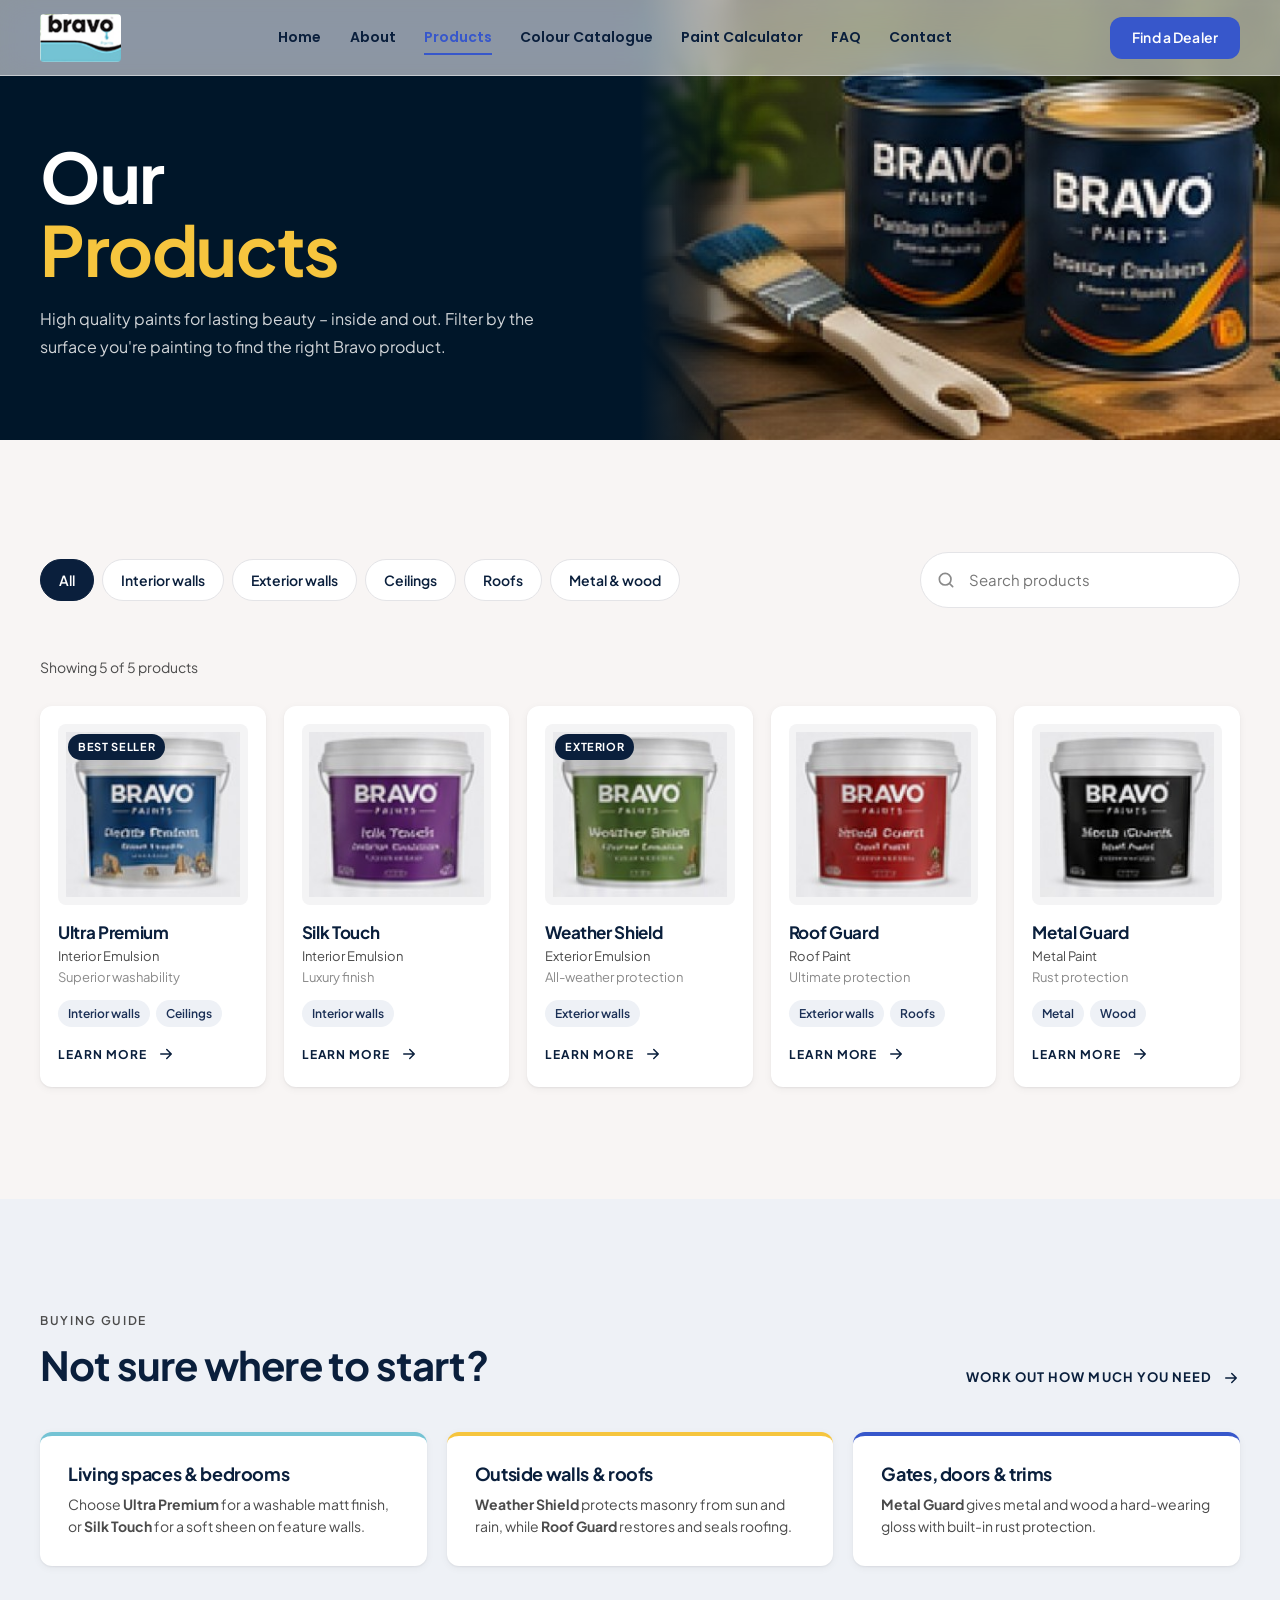
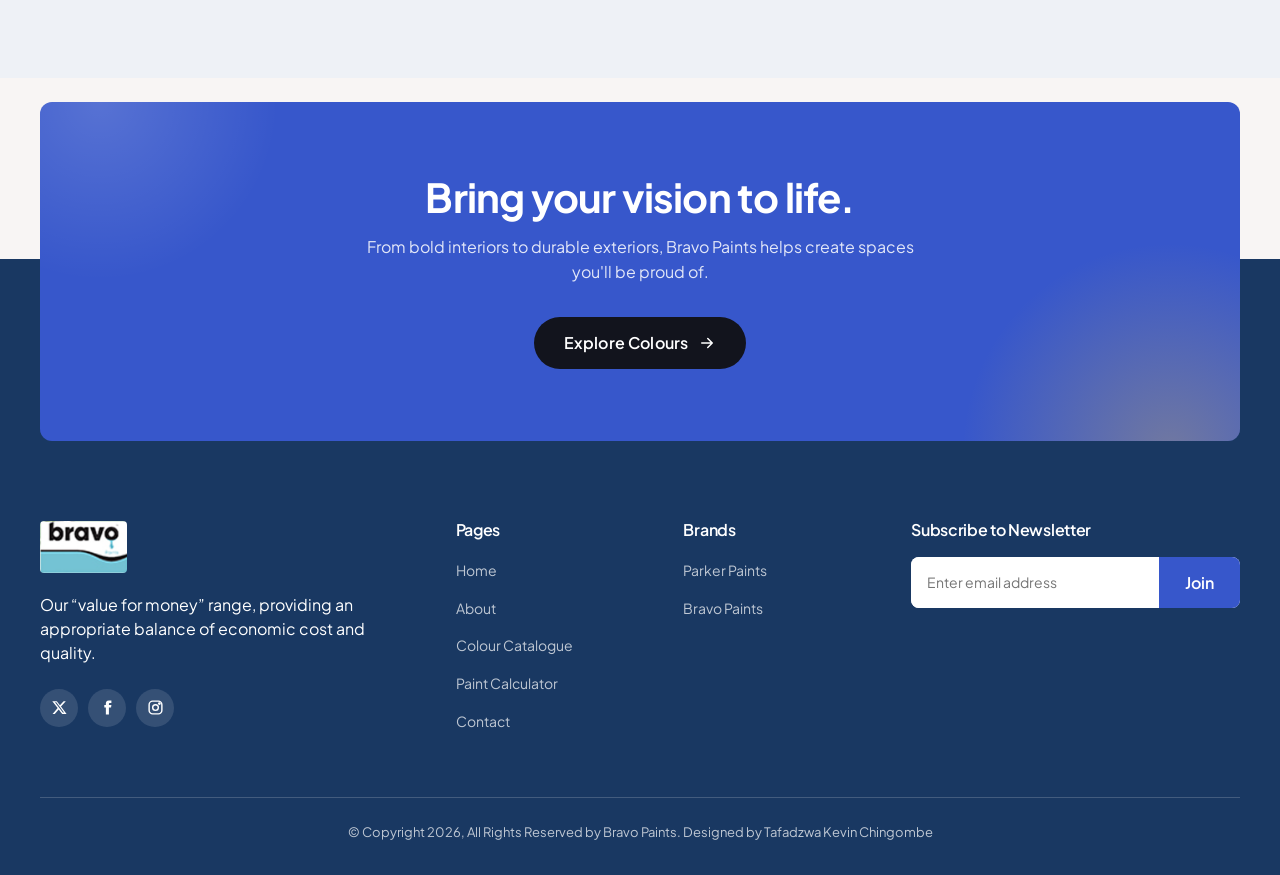
<file: products.html>
<!DOCTYPE html>
<html lang="en" class="no-js">
<head>
  <meta charset="utf-8">
  <meta name="viewport" content="width=device-width, initial-scale=1">
  <title>Products — Bravo Paints</title>
  <meta name="description" content="Explore the Bravo Paints range: interior emulsions, exterior weather protection, roof paint and metal enamel.">
  <meta name="theme-color" content="#0a1f3c">
  <meta property="og:title" content="Products — Bravo Paints">
  <meta property="og:description" content="Explore the Bravo Paints range: interior emulsions, exterior weather protection, roof paint and metal enamel.">
  <meta property="og:type" content="website">
  <meta property="og:image" content="assets/img/about-story.jpg">
  <link rel="icon" type="image/png" href="assets/img/logo.png">
  <link rel="preconnect" href="https://fonts.googleapis.com">
  <link rel="preconnect" href="https://fonts.gstatic.com" crossorigin>
  <link href="https://fonts.googleapis.com/css2?family=Pinyon+Script&family=Plus+Jakarta+Sans:wght@400;500;600;700;800&family=Poppins:wght@600;700;800&display=swap" rel="stylesheet">
  <link rel="stylesheet" href="assets/css/styles.css">
</head>
<body>
<a class="skip-link" href="#main">Skip to content</a>
<header class="site-header">
  <div class="container">
    <a class="brand" href="index.html" aria-label="Bravo Paints home"><img src="assets/img/logo.png" alt="Bravo Paints" width="80" height="48"></a>
    <nav class="nav" id="site-nav" aria-label="Main">
      <a href="index.html">Home</a>
      <a href="about.html">About</a>
      <a href="products.html" aria-current="page">Products</a>
      <a href="colours.html">Colour Catalogue</a>
      <a href="calculator.html">Paint Calculator</a>
      <a href="faq.html">FAQ</a>
      <a href="contact.html">Contact</a>
      <a class="btn btn--royal" href="contact.html#dealer">Find a Dealer</a>
    </nav>
    <a class="btn btn--royal btn--sm header-cta" href="contact.html#dealer">Find a Dealer</a>
    <button class="nav-toggle" type="button" aria-label="Menu" aria-expanded="false" aria-controls="site-nav"><span></span></button>
  </div>
</header>
<main id="main">
<section class="page-hero page-hero--compact" aria-labelledby="products-title">
  <div class="page-hero__content">
    <div class="inner">
      <h1 class="page-hero__title reveal" id="products-title">Our <span class="accent">Products</span></h1>
      <p class="page-hero__text reveal" style="--d:.1s">High quality paints for lasting beauty &ndash; inside and out. Filter by the surface you're painting to find the right Bravo product.</p>
    </div>
  </div>
  <div class="page-hero__media">
    <img src="assets/img/about-story.jpg" alt="Bravo Paints tins with a paintbrush" fetchpriority="high">
  </div>
</section>

<section class="section">
  <div class="container products-layout">
    <div class="catalogue-tools reveal">
      <div class="pill-group" role="group" aria-label="Filter by surface" id="surface-filter">
        <button class="pill" type="button" data-surface="all" aria-pressed="true">All</button>
        <button class="pill" type="button" data-surface="interior" aria-pressed="false">Interior walls</button>
        <button class="pill" type="button" data-surface="exterior" aria-pressed="false">Exterior walls</button>
        <button class="pill" type="button" data-surface="ceiling" aria-pressed="false">Ceilings</button>
        <button class="pill" type="button" data-surface="roof" aria-pressed="false">Roofs</button>
        <button class="pill" type="button" data-surface="metal" aria-pressed="false">Metal &amp; wood</button>
      </div>
      <div class="search" style="max-width:320px">
        <svg viewBox="0 0 24 24" fill="none" stroke-width="2" stroke-linecap="round" aria-hidden="true"><circle cx="11" cy="11" r="7"/><path d="M20 20l-3.5-3.5"/></svg>
        <label class="visually-hidden" for="product-search">Search products</label>
        <input id="product-search" type="search" placeholder="Search products" autocomplete="off">
      </div>
    </div>
    <p class="result-count" id="product-count" aria-live="polite" style="color:var(--grey-700);font-size:14px;margin-top:-8px"></p>
    <div class="product-grid" id="product-grid"></div>
    <div class="empty-state" id="product-empty" hidden><strong>No products match</strong>Try another surface or search term.</div>
  </div>
</section>

<section class="section section--mist" aria-labelledby="guide-title">
  <div class="container">
    <div class="section-head">
      <div class="reveal">
        <span class="eyebrow">Buying guide</span>
        <h2 class="h2" id="guide-title">Not sure where to start?</h2>
      </div>
      <a class="link-arrow reveal" href="calculator.html">Work out how much you need <svg viewBox="0 0 24 24" fill="none" stroke="currentColor" stroke-width="2" stroke-linecap="round" stroke-linejoin="round" aria-hidden="true"><path d="M5 12h14M13 6l6 6-6 6"/></svg></a>
    </div>
    <div class="compare-band">
      <div class="compare-card reveal" style="--c:var(--sky-500)">
        <h3>Living spaces &amp; bedrooms</h3>
        <p>Choose <strong>Ultra Premium</strong> for a washable matt finish, or <strong>Silk Touch</strong> for a soft sheen on feature walls.</p>
      </div>
      <div class="compare-card reveal" style="--c:var(--yellow-500);--d:.06s">
        <h3>Outside walls &amp; roofs</h3>
        <p><strong>Weather Shield</strong> protects masonry from sun and rain, while <strong>Roof Guard</strong> restores and seals roofing.</p>
      </div>
      <div class="compare-card reveal" style="--c:var(--royal-500);--d:.12s">
        <h3>Gates, doors &amp; trims</h3>
        <p><strong>Metal Guard</strong> gives metal and wood a hard-wearing gloss with built-in rust protection.</p>
      </div>
    </div>
  </div>
</section>
</main>
<section class="cta-wrap" aria-label="Get started">
  <div class="container">
    <div class="cta reveal">
      <h2>Bring your vision to life.</h2>
      <p>From bold interiors to durable exteriors, Bravo Paints helps create spaces you'll be proud of.</p>
      <a class="btn btn--ink" href="colours.html">Explore Colours <svg viewBox="0 0 24 24" fill="none" stroke="currentColor" stroke-width="2" stroke-linecap="round" stroke-linejoin="round" aria-hidden="true"><path d="M5 12h14M13 6l6 6-6 6"/></svg></a>
    </div>
  </div>
</section>
<footer class="site-footer">
  <div class="container">
    <div class="footer-grid">
      <div class="footer-brand">
        <img src="assets/img/logo.png" alt="Bravo Paints" width="87" height="52" loading="lazy">
        <p>Our &ldquo;value for money&rdquo; range, providing an appropriate balance of economic cost and quality.</p>
        <div class="socials"><a href="https://x.com/" target="_blank" rel="noopener" aria-label="Bravo Paints on X (Twitter)"><svg viewBox="0 0 24 24" fill="currentColor" aria-hidden="true"><path d="M17.8 3h3.1l-6.8 7.7L22 21h-6.2l-4.9-6.3L5.3 21H2.2l7.2-8.3L1.8 3h6.4l4.4 5.8L17.8 3zm-1.1 16.2h1.7L7.4 4.7H5.6l11.1 14.5z"/></svg></a><a href="https://facebook.com/" target="_blank" rel="noopener" aria-label="Bravo Paints on Facebook"><svg viewBox="0 0 24 24" fill="currentColor" aria-hidden="true"><path d="M14 8.5V6.8c0-.8.5-1 1-1h2.5V2h-3.4C10.4 2 9.7 4.6 9.7 6.3v2.2H7.5V12h2.2v10H14V12h3l.5-3.5H14z"/></svg></a><a href="https://instagram.com/" target="_blank" rel="noopener" aria-label="Bravo Paints on Instagram"><svg viewBox="0 0 24 24" fill="none" stroke="currentColor" stroke-width="2" aria-hidden="true"><rect x="3" y="3" width="18" height="18" rx="5"/><circle cx="12" cy="12" r="4"/><circle cx="17.5" cy="6.5" r="1" fill="currentColor"/></svg></a></div>
      </div>
      <div class="footer-col">
        <h3>Pages</h3>
        <ul><li><a href="index.html">Home</a></li><li><a href="about.html">About</a></li><li><a href="colours.html">Colour Catalogue</a></li><li><a href="calculator.html">Paint Calculator</a></li><li><a href="contact.html">Contact</a></li></ul>
      </div>
      <div class="footer-col">
        <h3>Brands</h3>
        <ul><li><span>Parker Paints</span></li><li><a href="index.html">Bravo Paints</a></li></ul>
      </div>
      <div class="footer-col footer-news">
        <h3>Subscribe to Newsletter</h3>
        <form class="newsletter" novalidate>
          <label class="visually-hidden" for="nl-email">Email address</label>
          <input id="nl-email" type="email" name="email" placeholder="Enter email address" autocomplete="email" required>
          <button type="submit">Join</button>
        </form>
        <p class="newsletter-note" aria-live="polite"></p>
      </div>
    </div>
    <p class="footer-bottom">&copy; Copyright <span data-year>2026</span>, All Rights Reserved by Bravo Paints. Designed by Tafadzwa Kevin Chingombe</p>
  </div>
</footer>
<script src="assets/js/data.js"></script>
<script src="assets/js/main.js"></script>
<script src="assets/js/products.js"></script>
</body>
</html>
</file>
<file: assets/css/styles.css>
/* ==========================================================================
   Bravo Paints — global stylesheet
   Tokens → base → layout → components → page sections → utilities
   ========================================================================== */

:root {
  /* Brand palette (sampled from the Figma designs) */
  --navy-950: #001629;
  --navy-900: #0a1f3c;
  --navy-800: #1a2f55;
  --navy-700: #193862;
  --sky-500: #74c3d4;
  --sky-300: #a9dbe6;
  --sky-100: #e6f5f8;
  --yellow-500: #f6c53e;
  --yellow-600: #e8b322;
  --royal-500: #3757cb;
  --royal-600: #2c47ad;
  --cream: #f8f5f4;
  --stone: #efecea;
  --mist: #eef1f6;
  --ink: #12141d;
  --grey-700: #4b4b4b;
  --grey-500: #8a8a8a;
  --grey-200: #e4e4e7;
  --white: #ffffff;

  --success: #1f8a5b;
  --danger: #c0392b;

  /* Type */
  --font-display: "Poppins", system-ui, sans-serif;
  --font-body: "Plus Jakarta Sans", system-ui, sans-serif;
  --font-script: "Pinyon Script", cursive;

  /* Spacing & shape */
  --container: 1200px;
  --gutter: clamp(16px, 4vw, 32px);
  --section-y: clamp(64px, 9vw, 112px);
  --radius-sm: 8px;
  --radius: 12px;
  --radius-lg: 20px;
  --shadow-sm: 0 1px 2px rgba(18, 20, 29, 0.06), 0 2px 8px rgba(18, 20, 29, 0.05);
  --shadow: 0 6px 24px rgba(18, 20, 29, 0.08);
  --shadow-lg: 0 18px 50px rgba(10, 31, 60, 0.18);
  --ease: cubic-bezier(0.22, 1, 0.36, 1);
  --header-h: 76px;
}

/* ---------- Base ---------- */
*,
*::before,
*::after { box-sizing: border-box; }

html { scroll-behavior: smooth; scroll-padding-top: calc(var(--header-h) + 16px); }

body {
  margin: 0;
  font-family: var(--font-body);
  font-size: 16px;
  line-height: 1.6;
  color: var(--ink);
  background: var(--cream);
  -webkit-font-smoothing: antialiased;
  overflow-x: hidden;
}

img { max-width: 100%; display: block; }
a { color: inherit; text-decoration: none; }
button, input, select, textarea { font: inherit; color: inherit; }
button { cursor: pointer; }

h1, h2, h3, h4 { margin: 0; line-height: 1.15; letter-spacing: -0.02em; font-weight: 700; }
p { margin: 0; }

:focus-visible { outline: 3px solid var(--yellow-500); outline-offset: 3px; border-radius: 4px; }

.skip-link {
  position: absolute; left: 16px; top: -60px; z-index: 200;
  background: var(--yellow-500); color: var(--navy-950); padding: 10px 16px; border-radius: var(--radius-sm); font-weight: 700;
}
.skip-link:focus { top: 16px; }

.visually-hidden {
  position: absolute !important; width: 1px; height: 1px; overflow: hidden;
  clip: rect(0 0 0 0); white-space: nowrap; border: 0; padding: 0; margin: -1px;
}

/* ---------- Layout ---------- */
.container { width: 100%; max-width: calc(var(--container) + var(--gutter) * 2); margin-inline: auto; padding-inline: var(--gutter); }
.section { padding-block: var(--section-y); }
.section--mist { background: var(--mist); }
.section--stone { background: var(--stone); }
.section--white { background: var(--white); }
.section--navy { background: var(--navy-950); color: var(--white); }

.section-head { display: flex; align-items: flex-end; justify-content: space-between; gap: 24px; margin-bottom: clamp(28px, 4vw, 44px); flex-wrap: wrap; }
.eyebrow { display: block; font-size: 12px; font-weight: 600; letter-spacing: 0.14em; text-transform: uppercase; color: var(--grey-700); margin-bottom: 12px; }
.section--navy .eyebrow, .on-dark .eyebrow { color: rgba(255, 255, 255, 0.7); }
.h2 { font-size: clamp(28px, 3.4vw, 40px); color: var(--navy-900); }
.section--navy .h2, .on-dark .h2 { color: var(--white); }
.lead { font-size: clamp(16px, 1.4vw, 18px); color: var(--grey-700); max-width: 56ch; }

.link-arrow {
  display: inline-flex; align-items: center; gap: 10px; font-size: 13px; font-weight: 700;
  letter-spacing: 0.08em; text-transform: uppercase; color: var(--navy-900);
}
.link-arrow svg { width: 18px; height: 18px; transition: transform 0.3s var(--ease); }
.link-arrow:hover svg { transform: translateX(4px); }

/* ---------- Buttons ---------- */
.btn {
  --btn-bg: var(--navy-900); --btn-fg: var(--white); --btn-border: transparent;
  display: inline-flex; align-items: center; justify-content: center; gap: 10px;
  min-height: 52px; padding: 0 28px; border-radius: var(--radius);
  background: var(--btn-bg); color: var(--btn-fg); border: 2px solid var(--btn-border);
  font-weight: 600; font-size: 16px; letter-spacing: 0.01em; white-space: nowrap;
  transition: transform 0.25s var(--ease), box-shadow 0.25s var(--ease), background 0.25s, color 0.25s;
}
.btn:hover { transform: translateY(-2px); box-shadow: var(--shadow); }
.btn:active { transform: translateY(0); }
.btn svg { width: 18px; height: 18px; transition: transform 0.3s var(--ease); }
.btn:hover svg { transform: translateX(3px); }
.btn--lg { min-height: 64px; padding: 0 36px; font-size: 18px; }
.btn--sm { min-height: 42px; padding: 0 20px; font-size: 14px; }
.btn--outline-light { --btn-bg: transparent; --btn-fg: var(--white); --btn-border: rgba(255, 255, 255, 0.9); }
.btn--outline-light:hover { --btn-bg: var(--white); --btn-fg: var(--navy-900); }
.btn--outline { --btn-bg: transparent; --btn-fg: var(--navy-900); --btn-border: var(--navy-900); }
.btn--outline:hover { --btn-bg: var(--navy-900); --btn-fg: var(--white); }
.btn--yellow { --btn-bg: var(--yellow-500); --btn-fg: var(--navy-950); text-transform: uppercase; font-size: 14px; letter-spacing: 0.08em; font-weight: 700; }
.btn--yellow:hover { --btn-bg: var(--yellow-600); }
.btn--ink { --btn-bg: var(--ink); --btn-fg: var(--white); border-radius: 999px; }
.btn--royal { --btn-bg: var(--royal-500); }
.btn--royal:hover { --btn-bg: var(--royal-600); }
.btn--block { width: 100%; }

/* ---------- Header (glass) ---------- */
.site-header {
  position: fixed; inset: 0 0 auto 0; z-index: 100; height: var(--header-h);
  background: rgba(255, 255, 255, 0.55);
  backdrop-filter: blur(18px) saturate(1.6); -webkit-backdrop-filter: blur(18px) saturate(1.6);
  border-bottom: 1px solid rgba(255, 255, 255, 0.5);
  transition: background 0.3s, box-shadow 0.3s, transform 0.35s var(--ease);
}
.site-header.is-scrolled { background: rgba(255, 255, 255, 0.86); box-shadow: 0 4px 24px rgba(10, 31, 60, 0.08); }
.site-header.is-hidden { transform: translateY(-100%); }
.site-header .container { height: 100%; display: flex; align-items: center; justify-content: space-between; gap: 24px; }

.brand { display: inline-flex; align-items: center; flex-shrink: 0; }
.brand img { height: 48px; width: auto; border-radius: 4px; }

.nav { display: flex; align-items: center; gap: clamp(14px, 2.2vw, 32px); }
.nav a {
  position: relative; font-family: var(--font-display); font-size: 14px; font-weight: 600; color: var(--navy-900);
  padding: 6px 0; transition: color 0.2s;
}
.nav a::after {
  content: ""; position: absolute; left: 0; right: 0; bottom: 0; height: 2px; background: var(--royal-500);
  transform: scaleX(0); transform-origin: left; transition: transform 0.3s var(--ease);
}
.nav a:hover, .nav a[aria-current="page"] { color: var(--royal-500); }
.nav a:hover::after, .nav a[aria-current="page"]::after { transform: scaleX(1); }

.header-cta { display: inline-flex; }
.nav-toggle {
  display: none; width: 44px; height: 44px; border: 0; border-radius: var(--radius-sm); background: transparent;
  align-items: center; justify-content: center; color: var(--navy-900);
}
.nav-toggle span, .nav-toggle span::before, .nav-toggle span::after {
  display: block; width: 22px; height: 2px; background: currentColor; border-radius: 2px; position: relative;
  transition: transform 0.3s var(--ease), background 0.2s;
}
.nav-toggle span::before, .nav-toggle span::after { content: ""; position: absolute; left: 0; }
.nav-toggle span::before { top: -7px; }
.nav-toggle span::after { top: 7px; }
.nav-open .nav-toggle span { background: transparent; }
.nav-open .nav-toggle span::before { transform: translateY(7px) rotate(45deg); }
.nav-open .nav-toggle span::after { transform: translateY(-7px) rotate(-45deg); }

@media (max-width: 1080px) {
  .nav-toggle { display: inline-flex; }
  .header-cta { display: none; }
  .nav {
    position: fixed; top: var(--header-h); left: 0; right: 0; bottom: 0; flex-direction: column; align-items: stretch; gap: 0;
    padding: 16px var(--gutter) 32px; background: rgba(255, 255, 255, 0.97);
    backdrop-filter: blur(16px); -webkit-backdrop-filter: blur(16px);
    transform: translateY(-8px); opacity: 0; visibility: hidden; transition: opacity 0.3s, transform 0.3s var(--ease), visibility 0.3s;
    overflow-y: auto;
  }
  .nav a { font-size: 20px; padding: 16px 4px; border-bottom: 1px solid var(--grey-200); }
  .nav a::after { display: none; }
  .nav .btn { margin-top: 24px; }
  .nav-open .nav { transform: none; opacity: 1; visibility: visible; }
  .nav-open { overflow: hidden; }
}
@media (min-width: 1081px) { .nav .btn { display: none; } }

/* ---------- Hero (home / contact) ---------- */
.hero { display: grid; grid-template-columns: 732fr 708fr; min-height: min(833px, 100svh); }
.hero__panel {
  --hero-bg: var(--sky-500);
  background: var(--hero-bg); color: var(--white); display: flex; align-items: center;
  padding: calc(var(--header-h) + 48px) clamp(24px, 8.3vw, 120px) 64px; transition: background 0.6s var(--ease);
}
.hero__inner { max-width: 560px; }
.hero__title { font-family: var(--font-display); font-weight: 800; font-size: clamp(44px, 5.6vw, 80px); line-height: 1.08; letter-spacing: -0.01em; }
.hero__title .script { font-family: var(--font-script); font-weight: 400; font-size: 0.82em; letter-spacing: 0; color: var(--script, var(--navy-900)); margin-left: 0.15em; transition: color 0.6s var(--ease); white-space: nowrap; }
.hero__text { margin-top: 28px; font-size: clamp(16px, 1.4vw, 19px); line-height: 1.55; max-width: 34ch; opacity: 0.95; }
.hero__actions { display: flex; flex-wrap: wrap; gap: 16px; margin-top: 40px; }
.hero__media { position: relative; overflow: hidden; background: var(--stone); }
.hero__media img { width: 100%; height: 100%; object-fit: cover; animation: heroZoom 14s var(--ease) both; }
@keyframes heroZoom { from { transform: scale(1.08); } to { transform: scale(1); } }

.swatch-picker { display: flex; align-items: center; gap: 12px; margin-top: 44px; flex-wrap: wrap; }
.swatch-picker__label { font-size: 13px; font-weight: 600; letter-spacing: 0.06em; text-transform: uppercase; opacity: 0.9; }
.swatch-picker__list { display: flex; gap: 10px; }
.swatch-dot {
  width: 30px; height: 30px; border-radius: 50%; border: 3px solid rgba(255, 255, 255, 0.9); background: var(--c);
  box-shadow: 0 2px 8px rgba(0, 0, 0, 0.15); transition: transform 0.25s var(--ease), box-shadow 0.25s;
}
.swatch-dot:hover { transform: scale(1.12); }
.swatch-dot[aria-pressed="true"] { box-shadow: 0 0 0 3px var(--navy-900); transform: scale(1.12); }

@media (max-width: 900px) {
  .hero { grid-template-columns: 1fr; min-height: 0; }
  .hero__panel { padding-top: calc(var(--header-h) + 40px); padding-bottom: 48px; }
  .hero__media { aspect-ratio: 4 / 3; order: 2; }
}

/* ---------- Page hero (navy, About / FAQ / inner pages) ---------- */
.page-hero {
  position: relative; background: var(--navy-950); color: var(--white); overflow: hidden;
  display: grid; grid-template-columns: 1fr 1fr; min-height: 560px;
}
.page-hero__content { position: relative; z-index: 2; padding: calc(var(--header-h) + 64px) 0 72px; }
.page-hero__content .inner { max-width: 520px; margin-left: max(var(--gutter), calc((100vw - var(--container)) / 2)); padding-right: 24px; }
.page-hero__title { font-size: clamp(42px, 5.4vw, 72px); font-weight: 700; line-height: 1.05; }
.page-hero__title .accent { color: var(--yellow-500); display: block; }
.page-hero__sub { margin-top: 28px; font-size: clamp(18px, 1.6vw, 22px); font-weight: 500; line-height: 1.5; }
.page-hero__text { margin-top: 20px; color: rgba(255, 255, 255, 0.82); max-width: 46ch; line-height: 1.75; }
.page-hero__media { position: relative; }
.page-hero__media img { position: absolute; inset: 0; width: 100%; height: 100%; object-fit: cover; object-position: left center; }
.page-hero__media::before {
  content: ""; position: absolute; inset: 0 auto 0 0; width: 18%; z-index: 1;
  background: linear-gradient(90deg, var(--navy-950), transparent);
}
.page-hero--compact { min-height: 440px; }
.page-hero--compact .page-hero__content { padding-bottom: 56px; }

@media (max-width: 900px) {
  .page-hero { grid-template-columns: 1fr; min-height: 0; }
  .page-hero__content { padding-bottom: 40px; }
  .page-hero__content .inner { margin-inline: var(--gutter); }
  .page-hero__media { aspect-ratio: 16 / 10; }
  .page-hero__media::before { width: 100%; height: 30%; inset: 0 0 auto 0; background: linear-gradient(180deg, var(--navy-950), transparent); }
}

/* ---------- Cards: colour story ---------- */
.story-grid { display: grid; grid-template-columns: repeat(5, 1fr); gap: 18px; }
.story-card {
  position: relative; display: block; border-radius: var(--radius); overflow: hidden; aspect-ratio: 3 / 4;
  box-shadow: var(--shadow-sm); isolation: isolate; background: var(--c, var(--stone));
}
.story-card img { width: 100%; height: 100%; object-fit: cover; transition: transform 0.8s var(--ease); }
.story-card::after { content: ""; position: absolute; inset: 0; background: linear-gradient(180deg, transparent 45%, rgba(0, 0, 0, 0.72)); z-index: 1; }
.story-card__body { position: absolute; left: 16px; right: 16px; bottom: 16px; z-index: 2; color: var(--white); display: flex; align-items: flex-end; justify-content: space-between; gap: 10px; }
.story-card__title { font-size: 17px; font-weight: 700; }
.story-card__meta { font-size: 13px; opacity: 0.85; margin-top: 2px; }
.story-card__swatches { display: flex; gap: 4px; margin-top: 8px; }
.story-card__swatches i { width: 14px; height: 14px; border-radius: 50%; border: 1.5px solid rgba(255, 255, 255, 0.85); }
.circle-btn {
  flex-shrink: 0; width: 36px; height: 36px; border-radius: 50%; display: grid; place-items: center;
  background: var(--white); color: var(--ink); transition: transform 0.3s var(--ease), background 0.3s, color 0.3s;
}
.circle-btn svg { width: 18px; height: 18px; }
.story-card:hover img { transform: scale(1.07); }
.story-card:hover .circle-btn { background: var(--yellow-500); transform: translateX(2px) rotate(-45deg); }

@media (max-width: 1024px) {
  .story-grid, .product-grid--scroll, .gallery-strip {
    grid-template-columns: none; grid-auto-flow: column; grid-auto-columns: minmax(220px, 42%);
    overflow-x: auto; scroll-snap-type: x mandatory; padding-bottom: 12px; margin-inline: calc(var(--gutter) * -1); padding-inline: var(--gutter);
    scrollbar-width: thin;
  }
  .story-grid > *, .product-grid--scroll > *, .gallery-strip > * { scroll-snap-align: start; }
}
@media (max-width: 560px) {
  .story-grid, .product-grid--scroll, .gallery-strip { grid-auto-columns: 72%; }
}

/* ---------- Tabs: spaces & surfaces ---------- */
.surface-head { display: grid; grid-template-columns: minmax(260px, 1fr) 2fr; gap: 32px; align-items: end; margin-bottom: 40px; }
.tablist { display: flex; justify-content: space-between; gap: 8px; overflow-x: auto; scrollbar-width: none; }
.tablist::-webkit-scrollbar { display: none; }
.tab {
  position: relative; flex: 1 0 auto; display: flex; flex-direction: column; align-items: center; gap: 10px;
  padding: 8px 14px 16px; border: 0; background: transparent; color: var(--grey-700); font-size: 14px; font-weight: 500;
  transition: color 0.2s;
}
.tab svg { width: 34px; height: 34px; stroke: var(--navy-900); transition: transform 0.3s var(--ease); }
.tab::after { content: ""; position: absolute; left: 10%; right: 10%; bottom: 0; height: 2px; background: var(--navy-900); transform: scaleX(0); transition: transform 0.35s var(--ease); }
.tab:hover { color: var(--navy-900); }
.tab:hover svg { transform: translateY(-3px); }
.tab[aria-selected="true"] { color: var(--navy-900); font-weight: 700; }
.tab[aria-selected="true"]::after { transform: scaleX(1); }

.surface-panel { display: grid; grid-template-columns: repeat(5, 1fr); gap: 16px; }
.surface-panel[hidden] { display: none; }
.surface-tile { position: relative; border-radius: var(--radius-sm); overflow: hidden; aspect-ratio: 4 / 5; background: var(--white); box-shadow: var(--shadow-sm); }
.surface-tile img { width: 100%; height: 100%; object-fit: cover; transition: transform 0.7s var(--ease); }
.surface-tile:hover img { transform: scale(1.05); }
.surface-tile--product { display: flex; flex-direction: column; align-items: center; justify-content: center; padding: 16px; text-align: center; gap: 12px; }
.surface-tile--product img { height: auto; width: 78%; object-fit: contain; mix-blend-mode: multiply; }
.surface-tile--product strong { font-size: 15px; color: var(--navy-900); }
.surface-tile--product span { font-size: 13px; color: var(--grey-700); }
.surface-tile--info { background: var(--navy-900); color: var(--white); display: flex; flex-direction: column; justify-content: space-between; padding: 22px; }
.surface-tile--info h3 { font-size: 20px; }
.surface-tile--info p { font-size: 14px; color: rgba(255, 255, 255, 0.78); margin-top: 10px; }
.surface-tile--info .link-arrow { color: var(--yellow-500); }
.fade-in { animation: fadeUp 0.55s var(--ease) both; }
.fade-in > * { animation: fadeUp 0.55s var(--ease) both; }
.fade-in > *:nth-child(2) { animation-delay: 0.05s; }
.fade-in > *:nth-child(3) { animation-delay: 0.1s; }
.fade-in > *:nth-child(4) { animation-delay: 0.15s; }
.fade-in > *:nth-child(5) { animation-delay: 0.2s; }
@keyframes fadeUp { from { opacity: 0; transform: translateY(14px); } to { opacity: 1; transform: none; } }

@media (max-width: 1024px) {
  .surface-head { grid-template-columns: 1fr; }
  .surface-panel { grid-template-columns: repeat(3, 1fr); }
  .surface-panel > :nth-child(n + 4) { display: none; }
}
@media (max-width: 560px) {
  .surface-panel { grid-template-columns: repeat(2, 1fr); }
  .surface-panel > :nth-child(n + 3) { display: none; }
}

/* ---------- Product cards ---------- */
.product-grid { display: grid; grid-template-columns: repeat(5, 1fr); gap: 18px; }
.product-card {
  position: relative; background: var(--white); border-radius: var(--radius); padding: 18px 18px 22px; box-shadow: var(--shadow-sm);
  display: flex; flex-direction: column; transition: transform 0.35s var(--ease), box-shadow 0.35s var(--ease);
}
.product-card:hover { transform: translateY(-6px); box-shadow: var(--shadow-lg); }
.product-card__media { aspect-ratio: 1 / 0.95; display: grid; place-items: center; background: #f4f4f5; border-radius: var(--radius-sm); overflow: hidden; margin-bottom: 18px; }
.product-card__media img { width: 92%; mix-blend-mode: multiply; transition: transform 0.6s var(--ease); }
.product-card:hover .product-card__media img { transform: scale(1.06) rotate(-2deg); }
.product-card__badge { position: absolute; top: 28px; left: 28px; z-index: 1; font-size: 11px; font-weight: 700; letter-spacing: 0.06em; text-transform: uppercase; padding: 4px 10px; border-radius: 999px; background: var(--navy-900); color: var(--white); }
.product-card__name { font-size: 17px; font-weight: 700; color: var(--navy-900); }
.product-card__type { font-size: 13px; color: var(--grey-700); margin-top: 4px; }
.product-card__feat { font-size: 13px; color: var(--grey-500); }
.product-card__chips { display: flex; flex-wrap: wrap; gap: 6px; margin-top: 12px; }
.chip { font-size: 12px; font-weight: 600; padding: 4px 10px; border-radius: 999px; background: var(--mist); color: var(--navy-800); }
.product-card .link-arrow { margin-top: auto; padding-top: 18px; font-size: 12px; }
.product-card button.link-arrow { background: none; border: 0; padding-left: 0; text-align: left; }

@media (max-width: 1024px) and (min-width: 0px) {
  .product-grid:not(.product-grid--scroll) { grid-template-columns: repeat(3, 1fr); }
}
@media (max-width: 680px) { .product-grid:not(.product-grid--scroll) { grid-template-columns: repeat(2, 1fr); gap: 12px; } }
@media (max-width: 400px) { .product-grid:not(.product-grid--scroll) { grid-template-columns: 1fr; } }

/* ---------- Features band ---------- */
.features { display: grid; grid-template-columns: 1.9fr repeat(4, 1fr); gap: 32px; align-items: center; }
.feature { text-align: center; }
.feature svg { width: 52px; height: 52px; margin: 0 auto 14px; stroke: var(--white); transition: transform 0.4s var(--ease), stroke 0.3s; }
.feature:hover svg { transform: translateY(-4px) scale(1.06); stroke: var(--yellow-500); }
.feature h3 { font-size: 18px; font-weight: 700; }
.feature p { font-size: 14px; color: rgba(255, 255, 255, 0.74); margin-top: 8px; line-height: 1.45; }
@media (max-width: 1024px) {
  .features { grid-template-columns: repeat(2, 1fr); }
  .features > :first-child { grid-column: 1 / -1; }
}

/* ---------- Visualiser promo ---------- */
.split { display: grid; grid-template-columns: 1fr 1.6fr; gap: clamp(32px, 5vw, 72px); align-items: center; }
.split--even { grid-template-columns: 1fr 1fr; }
.split__text .lead { margin: 20px 0 32px; }
.split__media img { width: 100%; border-radius: var(--radius); }
.split__media--rounded img { border-radius: var(--radius); box-shadow: var(--shadow); }
@media (max-width: 900px) {
  .split, .split--even { grid-template-columns: 1fr; }
}

/* ---------- Gallery ---------- */
.gallery-strip { display: grid; grid-template-columns: 1fr 1fr 1fr 0.8fr 1.15fr; gap: 14px; }
.gallery-item { position: relative; border: 0; padding: 0; border-radius: var(--radius-sm); overflow: hidden; height: clamp(180px, 16vw, 230px); background: var(--stone); }
.gallery-item img { width: 100%; height: 100%; object-fit: cover; transition: transform 0.7s var(--ease), filter 0.4s; }
.gallery-item::after {
  content: "View"; position: absolute; inset: auto 12px 12px auto; padding: 6px 12px; border-radius: 999px;
  background: rgba(255, 255, 255, 0.92); color: var(--navy-900); font-size: 12px; font-weight: 700;
  opacity: 0; transform: translateY(6px); transition: opacity 0.3s, transform 0.3s var(--ease);
}
.gallery-item:hover img { transform: scale(1.06); }
.gallery-item:hover::after, .gallery-item:focus-visible::after { opacity: 1; transform: none; }

/* ---------- Lightbox / modal ---------- */
.modal {
  position: fixed; inset: 0; z-index: 300; display: grid; place-items: center; padding: 24px;
  background: rgba(0, 12, 26, 0.82); backdrop-filter: blur(6px); -webkit-backdrop-filter: blur(6px);
  opacity: 0; visibility: hidden; transition: opacity 0.3s, visibility 0.3s;
}
.modal.is-open { opacity: 1; visibility: visible; }
.modal__dialog {
  position: relative; width: min(920px, 100%); max-height: calc(100vh - 48px); overflow: auto; background: var(--white);
  border-radius: var(--radius-lg); box-shadow: var(--shadow-lg); transform: translateY(16px) scale(0.98); transition: transform 0.35s var(--ease);
}
.modal.is-open .modal__dialog { transform: none; }
.modal__close {
  position: absolute; top: 14px; right: 14px; z-index: 2; width: 42px; height: 42px; border-radius: 50%; border: 0;
  background: var(--white); box-shadow: var(--shadow); display: grid; place-items: center; color: var(--ink);
}
.modal__close svg { width: 20px; height: 20px; }
.lightbox .modal__dialog { width: min(1100px, 100%); background: transparent; box-shadow: none; overflow: visible; }
.lightbox img { width: 100%; max-height: 80vh; object-fit: contain; border-radius: var(--radius); }
.lightbox__caption { color: var(--white); text-align: center; margin-top: 14px; font-weight: 500; }
.lightbox__nav { position: absolute; top: 50%; transform: translateY(-50%); width: 48px; height: 48px; border-radius: 50%; border: 0; background: rgba(255, 255, 255, 0.92); display: grid; place-items: center; }
.lightbox__nav svg { width: 22px; height: 22px; }
.lightbox__nav--prev { left: -12px; }
.lightbox__nav--next { right: -12px; }
.lightbox__nav--prev svg { transform: rotate(180deg); }
@media (max-width: 640px) { .lightbox__nav--prev { left: 4px; } .lightbox__nav--next { right: 4px; } }

.product-modal { display: grid; grid-template-columns: 1fr 1.15fr; }
.product-modal__media { background: #f4f4f5; display: grid; place-items: center; padding: 40px; }
.product-modal__media img { width: 100%; max-width: 320px; mix-blend-mode: multiply; }
.product-modal__body { padding: 40px 36px; }
.product-modal__body h2 { font-size: 30px; color: var(--navy-900); }
.product-modal__body .type { color: var(--grey-700); margin-top: 6px; }
.product-modal__body p.desc { margin-top: 18px; color: var(--grey-700); }
.spec-list { display: grid; grid-template-columns: 1fr 1fr; gap: 12px; margin: 24px 0; padding: 0; list-style: none; }
.spec-list li { background: var(--mist); border-radius: var(--radius-sm); padding: 12px 14px; }
.spec-list small { display: block; font-size: 11px; font-weight: 700; letter-spacing: 0.08em; text-transform: uppercase; color: var(--grey-500); }
.spec-list strong { font-size: 15px; color: var(--navy-900); }
.check-list { list-style: none; padding: 0; margin: 0 0 28px; display: grid; gap: 8px; }
.check-list li { display: flex; gap: 10px; align-items: flex-start; font-size: 15px; }
.check-list li::before { content: ""; flex-shrink: 0; width: 20px; height: 20px; margin-top: 2px; border-radius: 50%; background: var(--yellow-500) url("data:image/svg+xml,%3Csvg xmlns='http://www.w3.org/2000/svg' viewBox='0 0 24 24' fill='none' stroke='%23001629' stroke-width='3' stroke-linecap='round' stroke-linejoin='round'%3E%3Cpath d='M5 12l5 5L20 7'/%3E%3C/svg%3E") center / 12px no-repeat; }
.product-modal__actions { display: flex; gap: 12px; flex-wrap: wrap; }
@media (max-width: 720px) {
  .product-modal { grid-template-columns: 1fr; }
  .product-modal__media { padding: 28px; }
  .product-modal__media img { max-width: 200px; }
  .product-modal__body { padding: 28px 22px; }
}

/* ---------- CTA + Footer ---------- */
.cta-wrap { position: relative; background: linear-gradient(180deg, transparent 50%, var(--navy-700) 50%); padding-top: 24px; }
.cta {
  position: relative; overflow: hidden; background: var(--royal-500); color: var(--white); text-align: center;
  border-radius: var(--radius); padding: clamp(44px, 6vw, 72px) 24px;
}
.cta::before, .cta::after { content: ""; position: absolute; border-radius: 50%; pointer-events: none; }
.cta::before { width: 360px; height: 360px; left: -120px; top: -180px; background: radial-gradient(circle, rgba(255, 255, 255, 0.16), transparent 70%); }
.cta::after { width: 420px; height: 420px; right: -140px; bottom: -220px; background: radial-gradient(circle, rgba(246, 197, 62, 0.3), transparent 70%); }
.cta h2 { font-size: clamp(28px, 3.4vw, 40px); }
.cta p { margin: 14px auto 32px; max-width: 46ch; color: rgba(255, 255, 255, 0.86); }
.cta .btn { position: relative; z-index: 1; }

.site-footer { background: var(--navy-700); color: var(--white); padding: 80px 0 32px; }
.footer-grid { display: grid; grid-template-columns: 1.6fr 0.8fr 0.8fr 1.4fr; gap: 40px; }
.footer-brand img { height: 52px; width: auto; border-radius: 4px; }
.footer-brand p { margin-top: 20px; max-width: 32ch; font-size: 16px; line-height: 1.5; }
.socials { display: flex; gap: 10px; margin-top: 24px; }
.socials a {
  width: 38px; height: 38px; display: grid; place-items: center; border-radius: 50%; background: rgba(255, 255, 255, 0.12);
  transition: background 0.25s, transform 0.25s var(--ease);
}
.socials a:hover { background: var(--yellow-500); color: var(--navy-950); transform: translateY(-3px); }
.socials svg { width: 17px; height: 17px; }
.footer-col h3 { font-size: 16px; font-weight: 600; margin-bottom: 18px; }
.footer-col ul { list-style: none; padding: 0; margin: 0; display: grid; gap: 12px; }
.footer-col a { font-size: 14px; color: rgba(255, 255, 255, 0.72); transition: color 0.2s, padding 0.2s; }
.footer-col a:hover { color: var(--yellow-500); padding-left: 4px; }
.newsletter { display: flex; margin-top: 4px; background: var(--white); border-radius: var(--radius-sm); overflow: hidden; }
.newsletter input { flex: 1; min-width: 0; border: 0; padding: 14px 16px; font-size: 14px; color: var(--ink); }
.newsletter input:focus { outline: none; }
.newsletter:focus-within { box-shadow: 0 0 0 3px var(--yellow-500); }
.newsletter button { border: 0; background: var(--royal-500); color: var(--white); font-weight: 600; padding: 0 26px; transition: background 0.2s; }
.newsletter button:hover { background: var(--royal-600); }
.newsletter-note { font-size: 13px; margin-top: 10px; min-height: 1.4em; color: rgba(255, 255, 255, 0.72); }
.newsletter-note.is-error { color: #ffb4a8; }
.newsletter-note.is-success { color: var(--yellow-500); }
.footer-bottom { margin-top: 64px; padding-top: 24px; border-top: 1px solid rgba(255, 255, 255, 0.18); text-align: center; font-size: 13px; color: rgba(255, 255, 255, 0.72); }
@media (max-width: 960px) { .footer-grid { grid-template-columns: 1fr 1fr; } .footer-brand, .footer-news { grid-column: 1 / -1; } }

/* ---------- About ---------- */
.values { display: grid; grid-template-columns: repeat(4, 1fr); gap: clamp(24px, 4vw, 56px); }
.value svg { width: 44px; height: 44px; stroke: var(--navy-900); margin-bottom: 20px; transition: transform 0.4s var(--ease); }
.value:hover svg { transform: rotate(-8deg) scale(1.08); }
.value h3 { font-size: 19px; color: var(--navy-900); }
.value p { margin-top: 12px; color: var(--grey-700); line-height: 1.75; }
@media (max-width: 900px) { .values { grid-template-columns: repeat(2, 1fr); } }
@media (max-width: 480px) { .values { grid-template-columns: 1fr; } }

.promise { position: relative; background: var(--navy-950); color: var(--white); display: grid; grid-template-columns: 1fr 1fr; min-height: 560px; overflow: hidden; }
.promise__content { padding: var(--section-y) 0; display: flex; align-items: center; }
.promise__content .inner { margin-left: max(var(--gutter), calc((100vw - var(--container)) / 2)); padding-right: 24px; max-width: 520px; }
.promise h2 { font-size: clamp(26px, 2.6vw, 32px); }
.promise .h3 { font-size: clamp(24px, 2.4vw, 30px); font-weight: 600; margin-top: 20px; line-height: 1.3; }
.promise p { margin: 24px 0 36px; font-size: 18px; color: rgba(255, 255, 255, 0.85); line-height: 1.7; }
.promise__media { position: relative; }
.promise__media img { position: absolute; inset: 0; width: 100%; height: 100%; object-fit: cover; object-position: left center; }
@media (max-width: 900px) {
  .promise { grid-template-columns: 1fr; }
  .promise__content .inner { margin-inline: var(--gutter); }
  .promise__media { aspect-ratio: 4 / 3; }
}

.story-text p { color: var(--grey-700); line-height: 1.9; margin-top: 20px; }

/* ---------- Contact ---------- */
.contact-grid { display: grid; grid-template-columns: 1.25fr 1fr; gap: clamp(32px, 5vw, 56px); align-items: start; }
.form { display: grid; gap: 16px; }
.form-row { display: grid; grid-template-columns: 1fr 1fr; gap: 16px; }
.field { display: grid; gap: 6px; }
.field label { font-size: 14px; font-weight: 600; color: var(--navy-900); }
.field input, .field textarea, .field select {
  width: 100%; padding: 14px 16px; border: 1.5px solid var(--grey-200); border-radius: var(--radius-sm); background: var(--white);
  font-size: 15px; transition: border-color 0.2s, box-shadow 0.2s;
}
.field textarea { min-height: 150px; resize: vertical; }
.field input:focus, .field textarea:focus, .field select:focus { outline: none; border-color: var(--royal-500); box-shadow: 0 0 0 4px rgba(55, 87, 203, 0.14); }
.field.has-error input, .field.has-error textarea, .field.has-error select { border-color: var(--danger); }
.field__error { font-size: 13px; color: var(--danger); min-height: 0; }
.form-status { padding: 14px 16px; border-radius: var(--radius-sm); font-weight: 500; display: none; }
.form-status.is-success { display: block; background: #e6f4ec; color: var(--success); }
.form-status.is-error { display: block; background: #fbeaea; color: var(--danger); }
.form .btn { justify-self: start; }
@media (max-width: 900px) { .contact-grid { grid-template-columns: 1fr; } }
@media (max-width: 560px) { .form-row { grid-template-columns: 1fr; } .form .btn { justify-self: stretch; } }

.info-card { background: var(--white); border-radius: var(--radius); padding: clamp(24px, 3vw, 36px); box-shadow: var(--shadow-sm); }
.info-card h2 { font-size: 22px; color: var(--navy-900); margin-bottom: 24px; }
.info-list { list-style: none; margin: 0; padding: 0; display: grid; gap: 24px; }
.info-list li { display: grid; grid-template-columns: 40px 1fr; gap: 14px; }
.info-list .ico { width: 40px; height: 40px; border-radius: 10px; background: var(--mist); display: grid; place-items: center; }
.info-list .ico svg { width: 20px; height: 20px; stroke: var(--navy-900); }
.info-list h3 { font-size: 16px; color: var(--navy-900); margin-bottom: 4px; }
.info-list p, .info-list a { font-size: 15px; color: var(--grey-700); }
.info-list a:hover { color: var(--royal-500); }
.open-badge { display: inline-flex; align-items: center; gap: 6px; margin-top: 8px; font-size: 12px; font-weight: 700; padding: 4px 10px; border-radius: 999px; background: var(--mist); color: var(--grey-700); }
.open-badge::before { content: ""; width: 8px; height: 8px; border-radius: 50%; background: var(--grey-500); }
.open-badge.is-open { background: #e6f4ec; color: var(--success); }
.open-badge.is-open::before { background: var(--success); box-shadow: 0 0 0 4px rgba(31, 138, 91, 0.18); }

.dealer { position: relative; min-height: 460px; display: flex; align-items: center; background: #ece6dc url("../img/map.jpg") center / cover no-repeat; overflow: hidden; }
.dealer__pin { position: absolute; left: calc(47.7% - 22px); top: calc(25% - 40px); width: 44px; height: 44px; color: var(--navy-950); animation: pinBounce 2.4s var(--ease) infinite; }
.dealer__pin::after { content: ""; position: absolute; left: 50%; bottom: -6px; width: 18px; height: 6px; border-radius: 50%; background: rgba(0, 0, 0, 0.22); transform: translateX(-50%); }
@keyframes pinBounce { 0%, 100% { transform: translateY(0); } 50% { transform: translateY(-10px); } }
.dealer-card { position: relative; z-index: 1; max-width: 460px; background: var(--navy-950); color: var(--white); border-radius: var(--radius); padding: clamp(28px, 4vw, 44px); box-shadow: var(--shadow-lg); }
.dealer-card h2 { font-size: clamp(24px, 2.4vw, 30px); font-weight: 600; }
.dealer-card p { margin: 16px 0 24px; color: rgba(255, 255, 255, 0.82); line-height: 1.7; }
.dealer-search { display: flex; gap: 10px; margin-bottom: 18px; }
.dealer-search input { flex: 1; min-width: 0; padding: 14px 16px; border-radius: var(--radius-sm); border: 1.5px solid rgba(255, 255, 255, 0.2); background: rgba(255, 255, 255, 0.06); color: var(--white); }
.dealer-search input::placeholder { color: rgba(255, 255, 255, 0.55); }
.dealer-search input:focus { outline: none; border-color: var(--yellow-500); }

.connect { display: grid; grid-template-columns: 1fr 1.7fr; gap: clamp(32px, 5vw, 64px); align-items: center; }
.connect p { color: var(--grey-700); margin: 16px 0 28px; line-height: 1.8; }
.socials--lg { gap: 16px; margin-top: 0; }
.socials--lg a { width: 52px; height: 52px; border-radius: 14px; background: var(--navy-950); color: var(--white); }
.socials--lg svg { width: 24px; height: 24px; }
.connect__photos { display: grid; grid-template-columns: repeat(3, 1fr); gap: 16px; }
.connect__photos a { border-radius: var(--radius); overflow: hidden; aspect-ratio: 4 / 5; box-shadow: var(--shadow-sm); }
.connect__photos img { width: 100%; height: 100%; object-fit: cover; transition: transform 0.6s var(--ease); }
.connect__photos a:hover img { transform: scale(1.06); }
@media (max-width: 900px) { .connect { grid-template-columns: 1fr; } }

/* ---------- FAQ ---------- */
.faq-tools { display: flex; flex-wrap: wrap; align-items: center; gap: 16px; justify-content: space-between; margin-bottom: 48px; }
.search { position: relative; flex: 1 1 320px; max-width: 460px; }
.search svg { position: absolute; left: 16px; top: 50%; transform: translateY(-50%); width: 20px; height: 20px; stroke: var(--grey-500); pointer-events: none; }
.search input { width: 100%; padding: 15px 16px 15px 48px; border-radius: 999px; border: 1.5px solid var(--grey-200); background: var(--white); font-size: 15px; transition: border-color 0.2s, box-shadow 0.2s; }
.search input:focus { outline: none; border-color: var(--royal-500); box-shadow: 0 0 0 4px rgba(55, 87, 203, 0.14); }
.pill-group { display: flex; flex-wrap: wrap; gap: 8px; }
.pill {
  border: 1.5px solid var(--grey-200); background: var(--white); color: var(--navy-900); border-radius: 999px; padding: 9px 18px;
  font-size: 14px; font-weight: 600; transition: background 0.2s, color 0.2s, border-color 0.2s;
}
.pill:hover { border-color: var(--navy-900); }
.pill[aria-pressed="true"], .pill[aria-selected="true"] { background: var(--navy-900); border-color: var(--navy-900); color: var(--white); }
.pill .count { opacity: 0.6; margin-left: 4px; font-weight: 500; }

.faq-group + .faq-group { margin-top: 56px; }
.faq-group h2 { font-size: clamp(22px, 2.2vw, 28px); color: var(--navy-900); margin-bottom: 18px; }
.accordion { border: 1px solid var(--grey-200); border-radius: var(--radius-sm); background: var(--white); overflow: hidden; }
.acc-item + .acc-item { border-top: 1px solid var(--grey-200); }
.acc-trigger {
  width: 100%; display: flex; align-items: center; justify-content: space-between; gap: 20px; text-align: left;
  padding: 20px 24px; border: 0; background: transparent; font-size: 16px; font-weight: 600; color: var(--navy-900);
  transition: background 0.2s;
}
.acc-trigger:hover { background: #fafafa; }
.acc-icon { position: relative; flex-shrink: 0; width: 18px; height: 18px; }
.acc-icon::before, .acc-icon::after { content: ""; position: absolute; left: 0; top: 50%; width: 18px; height: 2px; margin-top: -1px; background: var(--navy-900); border-radius: 2px; transition: transform 0.35s var(--ease); }
.acc-icon::after { transform: rotate(90deg); }
.acc-item.is-open { background: var(--stone); }
.acc-item.is-open .acc-trigger:hover { background: transparent; }
.acc-item.is-open .acc-icon::after { transform: rotate(0deg); }
.acc-panel { display: grid; grid-template-rows: 0fr; transition: grid-template-rows 0.4s var(--ease); }
.acc-item.is-open .acc-panel { grid-template-rows: 1fr; }
.acc-panel > div { overflow: hidden; }
.acc-panel p { padding: 0 24px 22px; color: var(--grey-700); line-height: 1.75; max-width: 80ch; }
.acc-panel p a { color: var(--royal-500); font-weight: 600; text-decoration: underline; text-underline-offset: 3px; }
mark { background: rgba(246, 197, 62, 0.45); color: inherit; border-radius: 3px; padding: 0 2px; }
.empty-state { text-align: center; padding: 48px 24px; color: var(--grey-700); background: var(--white); border-radius: var(--radius); border: 1px dashed var(--grey-200); }
.empty-state strong { display: block; font-size: 18px; color: var(--navy-900); margin-bottom: 6px; }

.help-band { background: var(--navy-950); color: var(--white); overflow: hidden; }
.help-band .container { display: grid; grid-template-columns: 280px 1fr; gap: 48px; align-items: center; padding-block: 48px; }
.help-band img { width: 100%; max-width: 260px; margin-inline: auto; filter: drop-shadow(0 20px 30px rgba(0, 0, 0, 0.45)); transition: transform 0.6s var(--ease); }
.help-band:hover img { transform: rotate(-4deg) translateY(-6px); }
.help-band h2 { font-size: clamp(26px, 2.6vw, 34px); font-weight: 600; }
.help-band p { font-size: 20px; margin: 10px 0 28px; color: rgba(255, 255, 255, 0.85); }
@media (max-width: 700px) { .help-band .container { grid-template-columns: 1fr; text-align: center; gap: 24px; } .help-band img { max-width: 180px; } }

/* ---------- Colour catalogue ---------- */
.colour-hero { position: relative; background: var(--navy-950); color: var(--white); overflow: hidden; padding: calc(var(--header-h) + 64px) 0 72px; }
.colour-hero .container { display: grid; grid-template-columns: 1fr 1fr; gap: 48px; align-items: center; }
.colour-hero__mosaic { display: grid; grid-template-columns: repeat(4, 1fr); gap: 12px; transform: rotate(-4deg); }
.colour-hero__mosaic button {
  aspect-ratio: 1; border: 0; border-radius: var(--radius-sm); background: var(--c); box-shadow: 0 10px 24px rgba(0, 0, 0, 0.3);
  transition: transform 0.35s var(--ease);
}
.colour-hero__mosaic button:hover { transform: translateY(-6px) scale(1.04); }
.colour-hero .stats { display: flex; gap: 40px; margin-top: 36px; }
.colour-hero .stats strong { display: block; font-size: 32px; font-family: var(--font-display); color: var(--yellow-500); }
.colour-hero .stats span { font-size: 14px; color: rgba(255, 255, 255, 0.75); }
@media (max-width: 900px) { .colour-hero .container { grid-template-columns: 1fr; } .colour-hero__mosaic { max-width: 420px; transform: none; } }

.family-bar { position: sticky; top: var(--header-h); z-index: 20; background: rgba(248, 245, 244, 0.92); backdrop-filter: blur(12px); -webkit-backdrop-filter: blur(12px); border-bottom: 1px solid var(--grey-200); }
.family-bar .container { display: flex; gap: 16px; align-items: center; padding-block: 14px; }
.family-bar .pill-group { flex-wrap: nowrap; overflow-x: auto; scrollbar-width: none; flex: 1; }
.family-bar .pill-group::-webkit-scrollbar { display: none; }
.family-bar .pill { white-space: nowrap; display: inline-flex; align-items: center; gap: 8px; }
.family-bar .pill i { width: 12px; height: 12px; border-radius: 50%; background: var(--c); border: 1px solid rgba(0, 0, 0, 0.12); }

.catalogue-tools { display: flex; flex-wrap: wrap; gap: 16px; align-items: center; justify-content: space-between; margin-bottom: 28px; }
.catalogue-tools .result-count { color: var(--grey-700); font-size: 14px; }
.select { padding: 12px 40px 12px 16px; border-radius: 999px; border: 1.5px solid var(--grey-200); background: var(--white) url("data:image/svg+xml,%3Csvg xmlns='http://www.w3.org/2000/svg' viewBox='0 0 24 24' fill='none' stroke='%230a1f3c' stroke-width='2'%3E%3Cpath d='M6 9l6 6 6-6'/%3E%3C/svg%3E") right 14px center / 16px no-repeat; appearance: none; font-size: 14px; font-weight: 600; }

.swatch-grid { display: grid; grid-template-columns: repeat(auto-fill, minmax(170px, 1fr)); gap: 18px; }
.swatch-card {
  position: relative; text-align: left; border: 0; padding: 0; background: var(--white); border-radius: var(--radius); overflow: hidden; box-shadow: var(--shadow-sm);
  transition: transform 0.35s var(--ease), box-shadow 0.35s var(--ease);
}
.swatch-card:hover { transform: translateY(-5px); box-shadow: var(--shadow-lg); }
.swatch-card__chip { height: 150px; background: var(--c); position: relative; }
.swatch-card__body { padding: 14px 16px 16px; }
.swatch-card__name { font-weight: 700; color: var(--navy-900); font-size: 15px; }
.swatch-card__code { font-size: 12px; color: var(--grey-500); margin-top: 2px; text-transform: uppercase; letter-spacing: 0.04em; }
.fav-btn {
  position: absolute; top: 10px; right: 10px; width: 34px; height: 34px; border-radius: 50%; border: 0; background: rgba(255, 255, 255, 0.9);
  display: grid; place-items: center; color: var(--navy-900); transition: transform 0.25s var(--ease);
}
.fav-btn svg { width: 17px; height: 17px; }
.fav-btn:hover { transform: scale(1.12); }
.fav-btn[aria-pressed="true"] { color: #e0475b; }
.fav-btn[aria-pressed="true"] svg { fill: currentColor; }

.visualiser { display: grid; grid-template-columns: 1.4fr 1fr; gap: clamp(28px, 4vw, 56px); align-items: center; }
.room-svg { width: 100%; border-radius: var(--radius-lg); box-shadow: var(--shadow-lg); background: var(--white); }
.room-svg .wall { transition: fill 0.6s var(--ease); }
.visualiser__panel h2 { margin-bottom: 8px; }
.current-colour { display: flex; align-items: center; gap: 16px; margin: 24px 0; padding: 16px; background: var(--white); border-radius: var(--radius); box-shadow: var(--shadow-sm); }
.current-colour i { width: 56px; height: 56px; border-radius: var(--radius-sm); background: var(--c); border: 1px solid rgba(0, 0, 0, 0.08); transition: background 0.4s; }
.current-colour strong { display: block; color: var(--navy-900); font-size: 18px; }
.current-colour span { color: var(--grey-500); font-size: 13px; text-transform: uppercase; }
.mini-swatches { display: grid; grid-template-columns: repeat(8, 1fr); gap: 8px; }
.mini-swatches button { aspect-ratio: 1; border-radius: 8px; border: 2px solid transparent; background: var(--c); box-shadow: inset 0 0 0 1px rgba(0, 0, 0, 0.08); transition: transform 0.2s; }
.mini-swatches button:hover { transform: scale(1.1); }
.mini-swatches button[aria-pressed="true"] { border-color: var(--navy-900); transform: scale(1.1); }
@media (max-width: 900px) { .visualiser { grid-template-columns: 1fr; } }

.palette-tray { position: fixed; left: 50%; bottom: 20px; z-index: 90; transform: translate(-50%, 140%); display: flex; align-items: center; gap: 14px; padding: 10px 12px 10px 18px; border-radius: 999px; background: var(--navy-950); color: var(--white); box-shadow: var(--shadow-lg); transition: transform 0.45s var(--ease); max-width: calc(100% - 32px); }
.palette-tray:not(.is-visible) { visibility: hidden; }
.palette-tray.is-visible { transform: translate(-50%, 0); }
.palette-tray__chips { display: flex; gap: 6px; overflow-x: auto; }
.palette-tray__chips i { flex-shrink: 0; width: 26px; height: 26px; border-radius: 50%; background: var(--c); border: 2px solid rgba(255, 255, 255, 0.8); }
.palette-tray span { font-size: 14px; font-weight: 600; white-space: nowrap; }

.colour-modal { display: grid; grid-template-columns: 1fr 1fr; }
.colour-modal__chip { min-height: 360px; background: var(--c); }
.colour-modal__body { padding: 40px 32px; }
.colour-modal__body h2 { font-size: 30px; color: var(--navy-900); }
.colour-modal__codes { display: flex; gap: 10px; flex-wrap: wrap; margin: 18px 0 24px; }
.copy-btn { display: inline-flex; align-items: center; gap: 8px; border: 1.5px solid var(--grey-200); border-radius: 999px; background: var(--white); padding: 8px 14px; font-size: 13px; font-weight: 600; transition: border-color 0.2s; }
.copy-btn:hover { border-color: var(--navy-900); }
.copy-btn svg { width: 15px; height: 15px; }
.pairings { display: flex; gap: 8px; margin: 10px 0 28px; }
.pairings button { flex: 1; height: 56px; border-radius: var(--radius-sm); border: 0; background: var(--c); box-shadow: inset 0 0 0 1px rgba(0, 0, 0, 0.08); transition: transform 0.2s; }
.pairings button:hover { transform: translateY(-3px); }
.colour-modal__body h3 { font-size: 13px; letter-spacing: 0.08em; text-transform: uppercase; color: var(--grey-500); }
@media (max-width: 720px) { .colour-modal { grid-template-columns: 1fr; } .colour-modal__chip { min-height: 180px; } .colour-modal__body { padding: 28px 22px; } }

/* ---------- Calculator ---------- */
.calc { display: grid; grid-template-columns: 1.55fr 1fr; gap: 28px; align-items: start; }
.calc-panel { background: var(--white); border-radius: var(--radius-lg); padding: clamp(22px, 3vw, 36px); box-shadow: var(--shadow-sm); }
.calc-panel h2 { font-size: 24px; color: var(--navy-900); }
.calc-panel .muted { color: var(--grey-700); font-size: 14px; margin-top: 4px; }
.calc-step { padding-top: 28px; margin-top: 28px; border-top: 1px solid var(--grey-200); }
.calc-step__title { display: flex; align-items: center; gap: 12px; font-size: 16px; font-weight: 700; color: var(--navy-900); margin-bottom: 16px; }
.calc-step__title .num { width: 28px; height: 28px; border-radius: 50%; display: grid; place-items: center; background: var(--navy-900); color: var(--white); font-size: 13px; }
.option-grid { display: grid; grid-template-columns: repeat(4, 1fr); gap: 10px; }
.option-grid--3 { grid-template-columns: repeat(3, 1fr); }
.option {
  position: relative; display: flex; flex-direction: column; align-items: center; gap: 8px; text-align: center;
  padding: 16px 10px; border: 1.5px solid var(--grey-200); border-radius: var(--radius); background: var(--white);
  font-size: 14px; font-weight: 600; color: var(--navy-900); transition: border-color 0.2s, background 0.2s, transform 0.2s;
}
.option svg { width: 28px; height: 28px; stroke: var(--navy-900); }
.option small { font-weight: 500; color: var(--grey-500); font-size: 12px; }
.option:hover { border-color: var(--navy-900); transform: translateY(-2px); }
.option[aria-checked="true"] { border-color: var(--royal-500); background: rgba(55, 87, 203, 0.06); box-shadow: 0 0 0 3px rgba(55, 87, 203, 0.14); }
@media (max-width: 640px) { .option-grid { grid-template-columns: repeat(2, 1fr); } .option-grid--3 { grid-template-columns: repeat(3, 1fr); } }

.room { border: 1.5px solid var(--grey-200); border-radius: var(--radius); padding: 18px; position: relative; }
.room + .room { margin-top: 14px; }
.room__head { display: flex; align-items: center; justify-content: space-between; gap: 12px; margin-bottom: 14px; }
.room__name { border: 0; border-bottom: 1.5px dashed transparent; font-weight: 700; font-size: 16px; color: var(--navy-900); padding: 2px 0; background: transparent; min-width: 0; }
.room__name:hover, .room__name:focus { border-bottom-color: var(--grey-500); outline: none; }
.room__remove { border: 0; background: transparent; color: var(--grey-500); font-size: 13px; font-weight: 600; padding: 6px 8px; border-radius: 6px; }
.room__remove:hover { color: var(--danger); background: #fbeaea; }
.room__fields { display: grid; grid-template-columns: repeat(5, 1fr); gap: 12px; }
.room__fields .field input { padding: 11px 12px; }
.room__fields .field label { font-size: 12px; color: var(--grey-700); }
.room__area { margin-top: 12px; font-size: 13px; color: var(--grey-700); }
.room__area strong { color: var(--navy-900); }
@media (max-width: 640px) { .room__fields { grid-template-columns: repeat(2, 1fr); } .room__fields .field:first-child { grid-column: 1 / -1; } }
.add-room { margin-top: 14px; width: 100%; border: 1.5px dashed var(--grey-500); background: transparent; border-radius: var(--radius); padding: 14px; font-weight: 700; color: var(--navy-900); transition: background 0.2s, border-color 0.2s; }
.add-room:hover { background: var(--mist); border-color: var(--navy-900); }

.segmented { display: inline-flex; padding: 4px; background: var(--mist); border-radius: 999px; gap: 4px; }
.segmented button { border: 0; background: transparent; padding: 9px 18px; border-radius: 999px; font-weight: 600; font-size: 14px; color: var(--grey-700); transition: background 0.25s, color 0.25s; }
.segmented button[aria-checked="true"] { background: var(--navy-900); color: var(--white); }

.calc-result { position: sticky; top: calc(var(--header-h) + 20px); background: var(--navy-950); color: var(--white); border-radius: var(--radius-lg); padding: clamp(22px, 3vw, 32px); box-shadow: var(--shadow-lg); }
.calc-result h2 { font-size: 22px; }
.calc-result .muted { color: rgba(255, 255, 255, 0.65); font-size: 13px; margin-top: 4px; }
.metric-grid { display: grid; grid-template-columns: 1fr 1fr; gap: 12px; margin: 24px 0; }
.metric { background: rgba(255, 255, 255, 0.07); border-radius: var(--radius); padding: 16px; }
.metric--hl { grid-column: 1 / -1; background: var(--yellow-500); color: var(--navy-950); }
.metric small { display: block; font-size: 12px; font-weight: 600; letter-spacing: 0.06em; text-transform: uppercase; opacity: 0.75; }
.metric strong { font-family: var(--font-display); font-size: 28px; line-height: 1.2; }
.metric--hl strong { font-size: 40px; }
.metric strong span { font-size: 15px; font-weight: 600; margin-left: 4px; }
.tins { list-style: none; margin: 0 0 24px; padding: 0; display: grid; gap: 8px; }
.tins li { display: flex; justify-content: space-between; align-items: center; padding: 12px 14px; border-radius: var(--radius-sm); background: rgba(255, 255, 255, 0.07); font-size: 15px; }
.tins li strong { color: var(--yellow-500); font-size: 17px; }
.calc-result .note { font-size: 12px; color: rgba(255, 255, 255, 0.6); margin-top: 14px; line-height: 1.5; }
@media (max-width: 960px) { .calc { grid-template-columns: 1fr; } .calc-result { position: static; } }

.steps { display: grid; grid-template-columns: repeat(4, 1fr); gap: 24px; counter-reset: step; }
.step { background: var(--white); padding: 24px; border-radius: var(--radius); box-shadow: var(--shadow-sm); }
.step::before { counter-increment: step; content: "0" counter(step); display: inline-grid; place-items: center; width: 40px; height: 40px; border-radius: 10px; background: var(--navy-900); color: var(--white); font-weight: 700; margin-bottom: 16px; }
.step:first-child::before { background: var(--royal-500); }
.step h3 { font-size: 17px; color: var(--navy-900); }
.step p { font-size: 14px; color: var(--grey-700); margin-top: 8px; }
@media (max-width: 900px) { .steps { grid-template-columns: repeat(2, 1fr); } }
@media (max-width: 520px) { .steps { grid-template-columns: 1fr; } }

/* ---------- Products page ---------- */
.products-layout { display: grid; gap: 28px; }
.compare-band { display: grid; grid-template-columns: repeat(3, 1fr); gap: 20px; }
.compare-card { background: var(--white); border-radius: var(--radius); padding: 28px; box-shadow: var(--shadow-sm); border-top: 4px solid var(--c); }
.compare-card h3 { font-size: 18px; color: var(--navy-900); }
.compare-card p { color: var(--grey-700); font-size: 14px; margin-top: 8px; }
@media (max-width: 800px) { .compare-band { grid-template-columns: 1fr; } }

/* ---------- Toast ---------- */
.toast { position: fixed; left: 50%; bottom: 24px; z-index: 400; transform: translate(-50%, 160%); padding: 14px 22px; border-radius: 999px; background: var(--ink); color: var(--white); font-weight: 600; font-size: 14px; box-shadow: var(--shadow-lg); transition: transform 0.4s var(--ease); max-width: calc(100% - 32px); }
.toast.is-visible { transform: translate(-50%, 0); }

/* ---------- Back to top ---------- */
.to-top { position: fixed; right: 20px; bottom: 20px; z-index: 80; width: 48px; height: 48px; border-radius: 50%; border: 0; background: var(--yellow-500); color: var(--navy-950); box-shadow: var(--shadow); display: grid; place-items: center; opacity: 0; transform: translateY(16px); pointer-events: none; transition: opacity 0.3s, transform 0.3s var(--ease); }
.to-top svg { width: 20px; height: 20px; transform: rotate(-90deg); }
.to-top.is-visible { opacity: 1; transform: none; pointer-events: auto; }

/* ---------- Reveal on scroll ---------- */
.reveal { opacity: 0; transform: translateY(28px); transition: opacity 0.8s var(--ease), transform 0.8s var(--ease); transition-delay: var(--d, 0s); }
.reveal.is-visible { opacity: 1; transform: none; }
.no-js .reveal { opacity: 1; transform: none; }

@media (prefers-reduced-motion: reduce) {
  *, *::before, *::after { animation-duration: 0.01ms !important; animation-iteration-count: 1 !important; transition-duration: 0.01ms !important; scroll-behavior: auto !important; }
  .reveal { opacity: 1; transform: none; }
}

/* ---------- Late additions ---------- */
.swatch-card__open { display: block; width: 100%; border: 0; padding: 0; background: none; text-align: left; }
#product-grid { grid-template-columns: repeat(auto-fill, minmax(220px, 1fr)); }
.footer-col span { font-size: 14px; color: rgba(255, 255, 255, 0.72); }

@media print {
  .site-header, .site-footer, .cta-wrap, .page-hero, .to-top, .section--mist, .calc-panel .add-room { display: none !important; }
  .calc { grid-template-columns: 1fr 1fr; }
  .calc-result { position: static; box-shadow: none; -webkit-print-color-adjust: exact; print-color-adjust: exact; }
  .reveal { opacity: 1 !important; transform: none !important; }
}

/* Horizontal carousels on small screens (declared last so they win over base grids) */
@media (max-width: 1024px) {
  .product-grid.product-grid--scroll, .gallery-strip.gallery-strip {
    grid-template-columns: none; grid-auto-flow: column; grid-auto-columns: minmax(220px, 42%);
    overflow-x: auto; scroll-snap-type: x mandatory; padding-bottom: 12px; margin-inline: calc(var(--gutter) * -1); padding-inline: var(--gutter);
  }
  .gallery-item { height: 220px; }
}
@media (max-width: 560px) {
  .product-grid.product-grid--scroll, .gallery-strip.gallery-strip { grid-auto-columns: 72%; }
  .surface-panel > .surface-tile--info { grid-column: 1 / -1; aspect-ratio: auto; min-height: 0; gap: 16px; }
  .surface-panel > :nth-child(3) { display: block; }
  .surface-panel > .surface-tile--product:nth-child(3) { display: flex; }
}
@media (min-width: 1100px) { .family-bar .pill-group { flex-wrap: wrap; overflow: visible; } }
.features .h2 { font-size: clamp(28px, 2.8vw, 36px); }
.help-band img { -webkit-mask-image: radial-gradient(ellipse 70% 70% at center, #000 62%, transparent 100%); mask-image: radial-gradient(ellipse 70% 70% at center, #000 62%, transparent 100%); }
</file>
